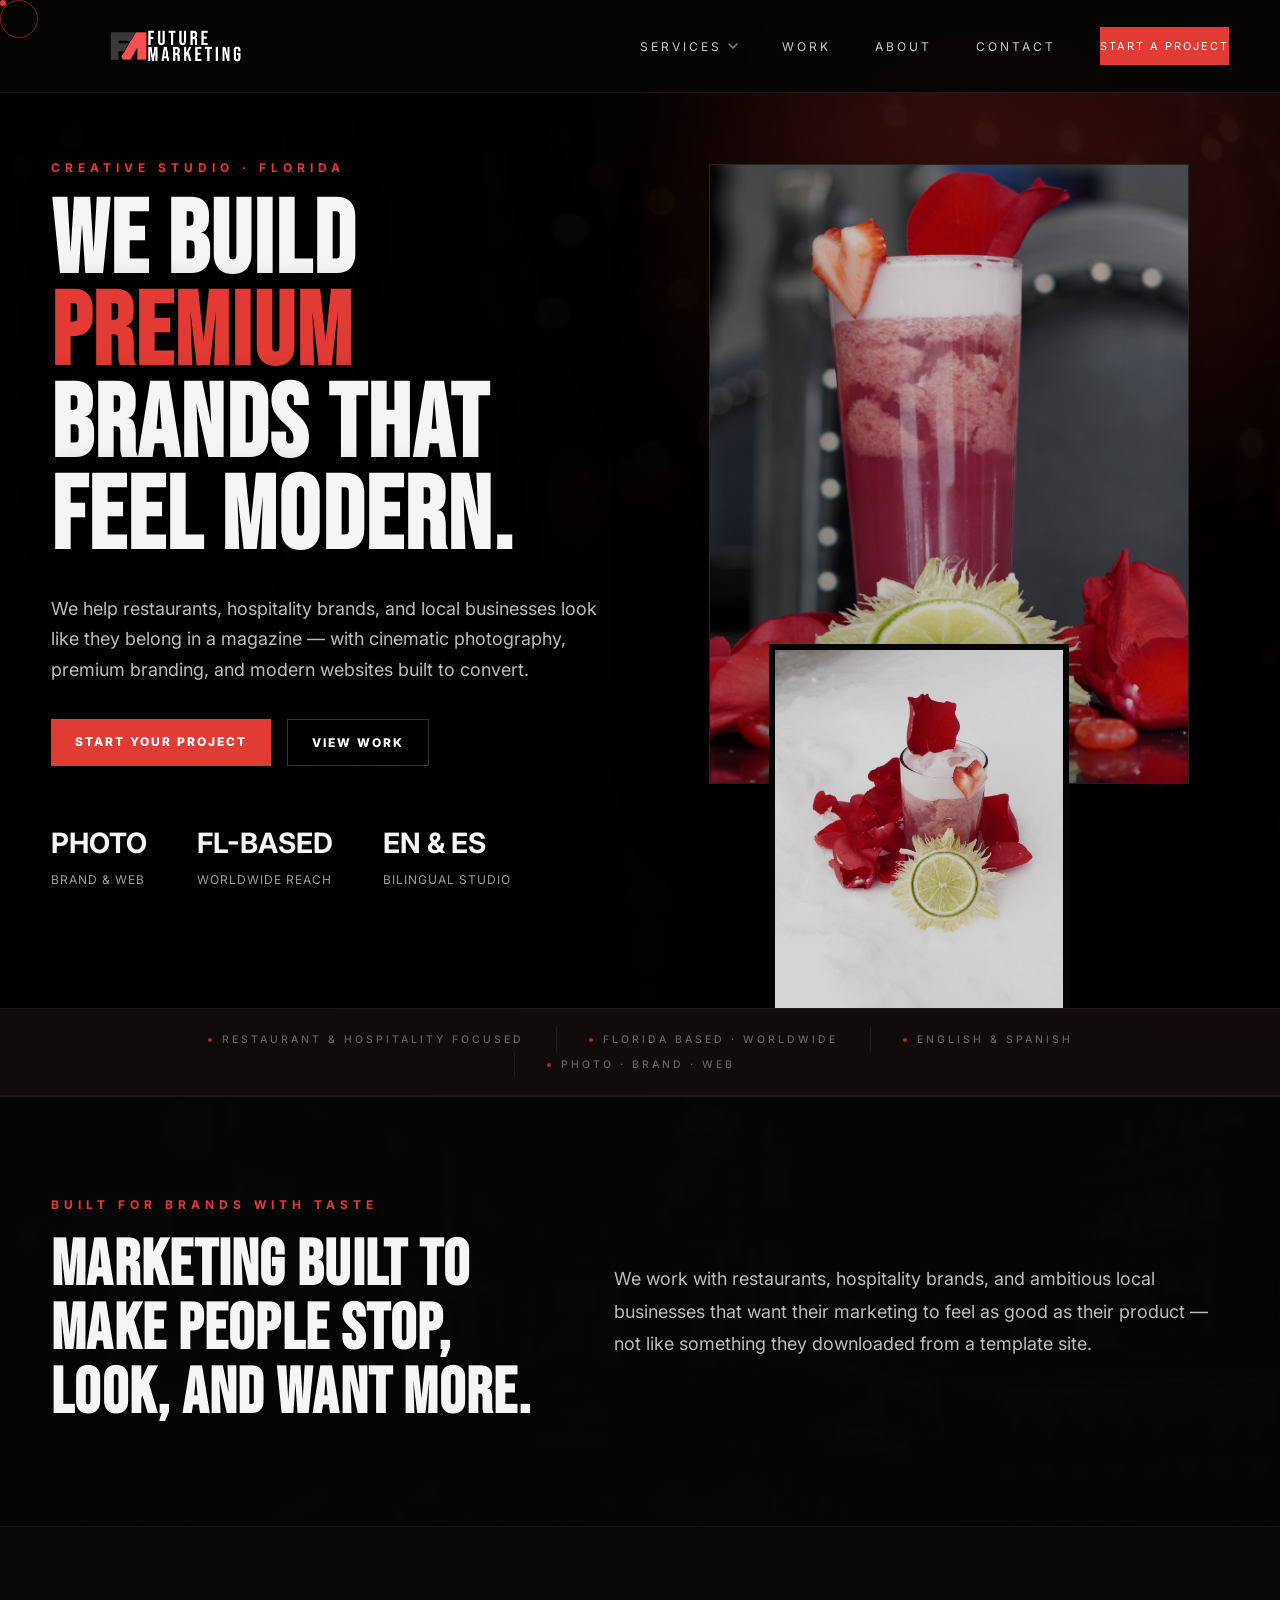
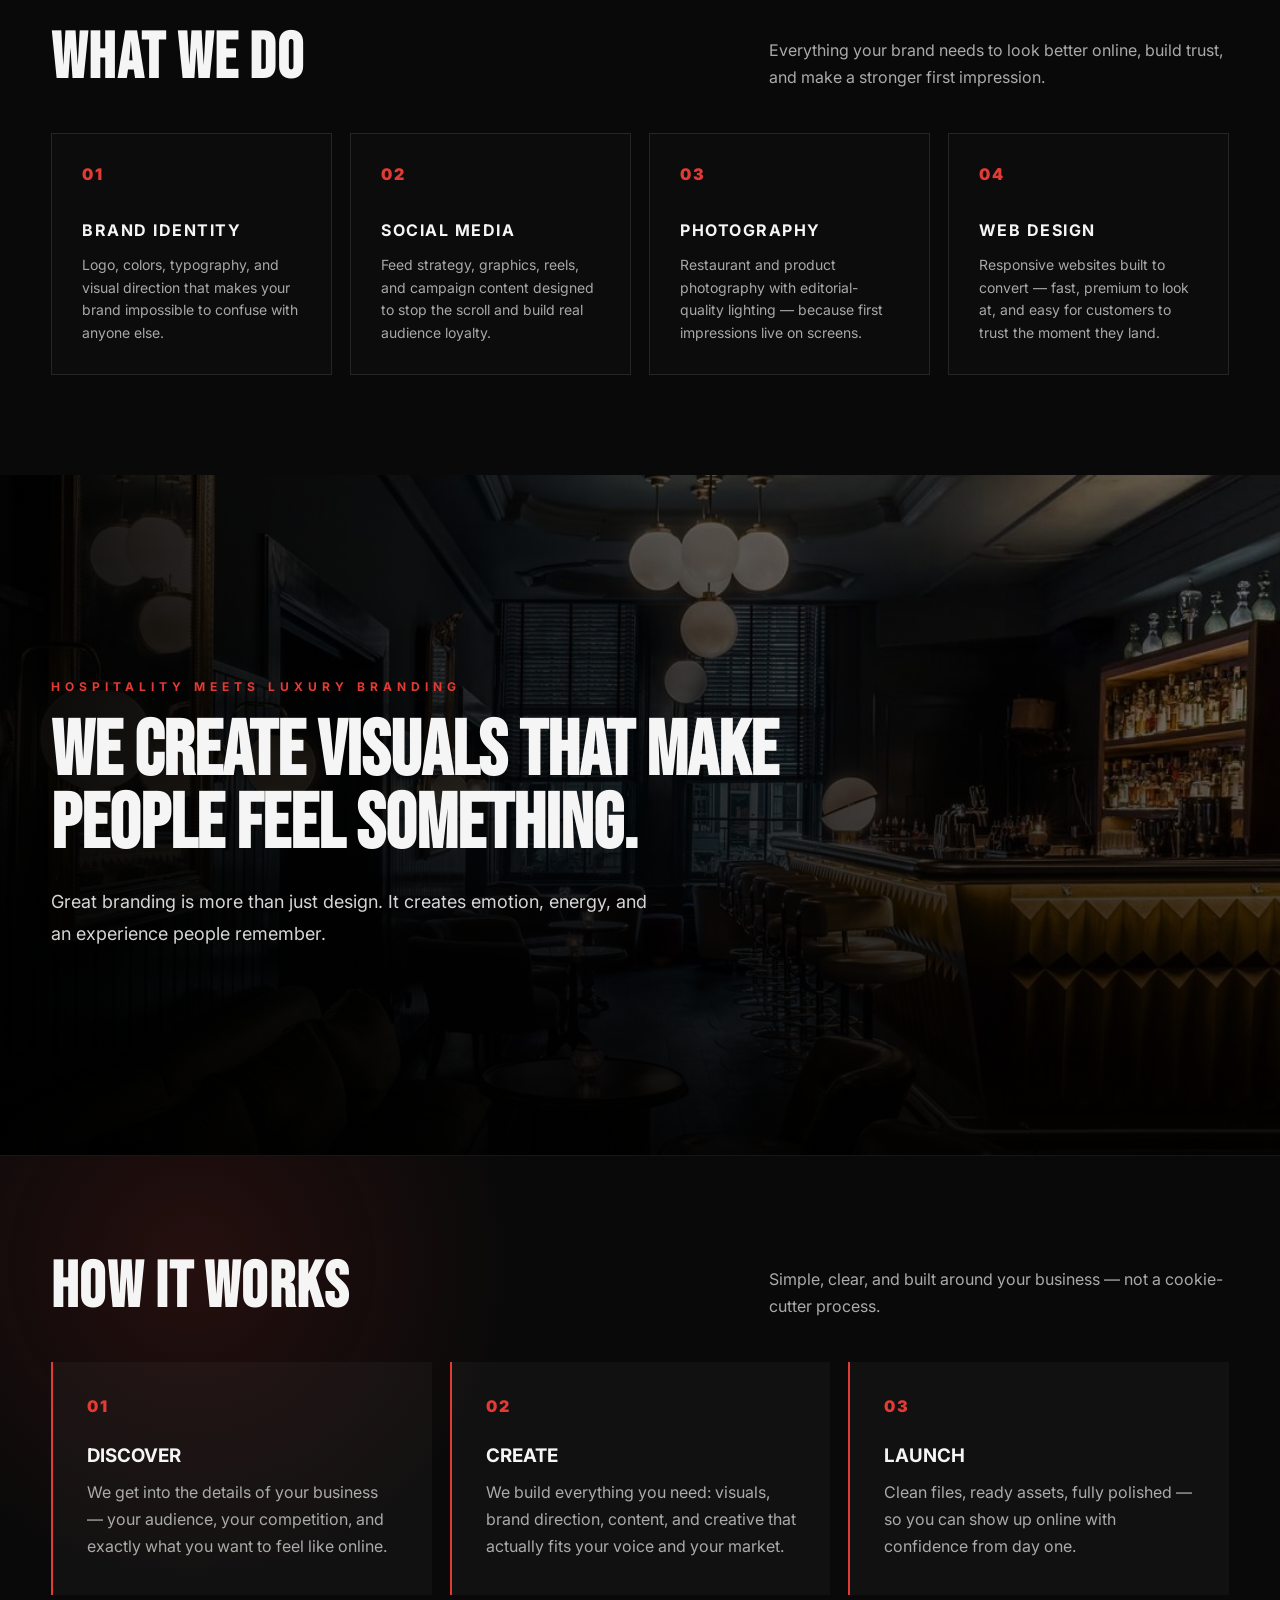
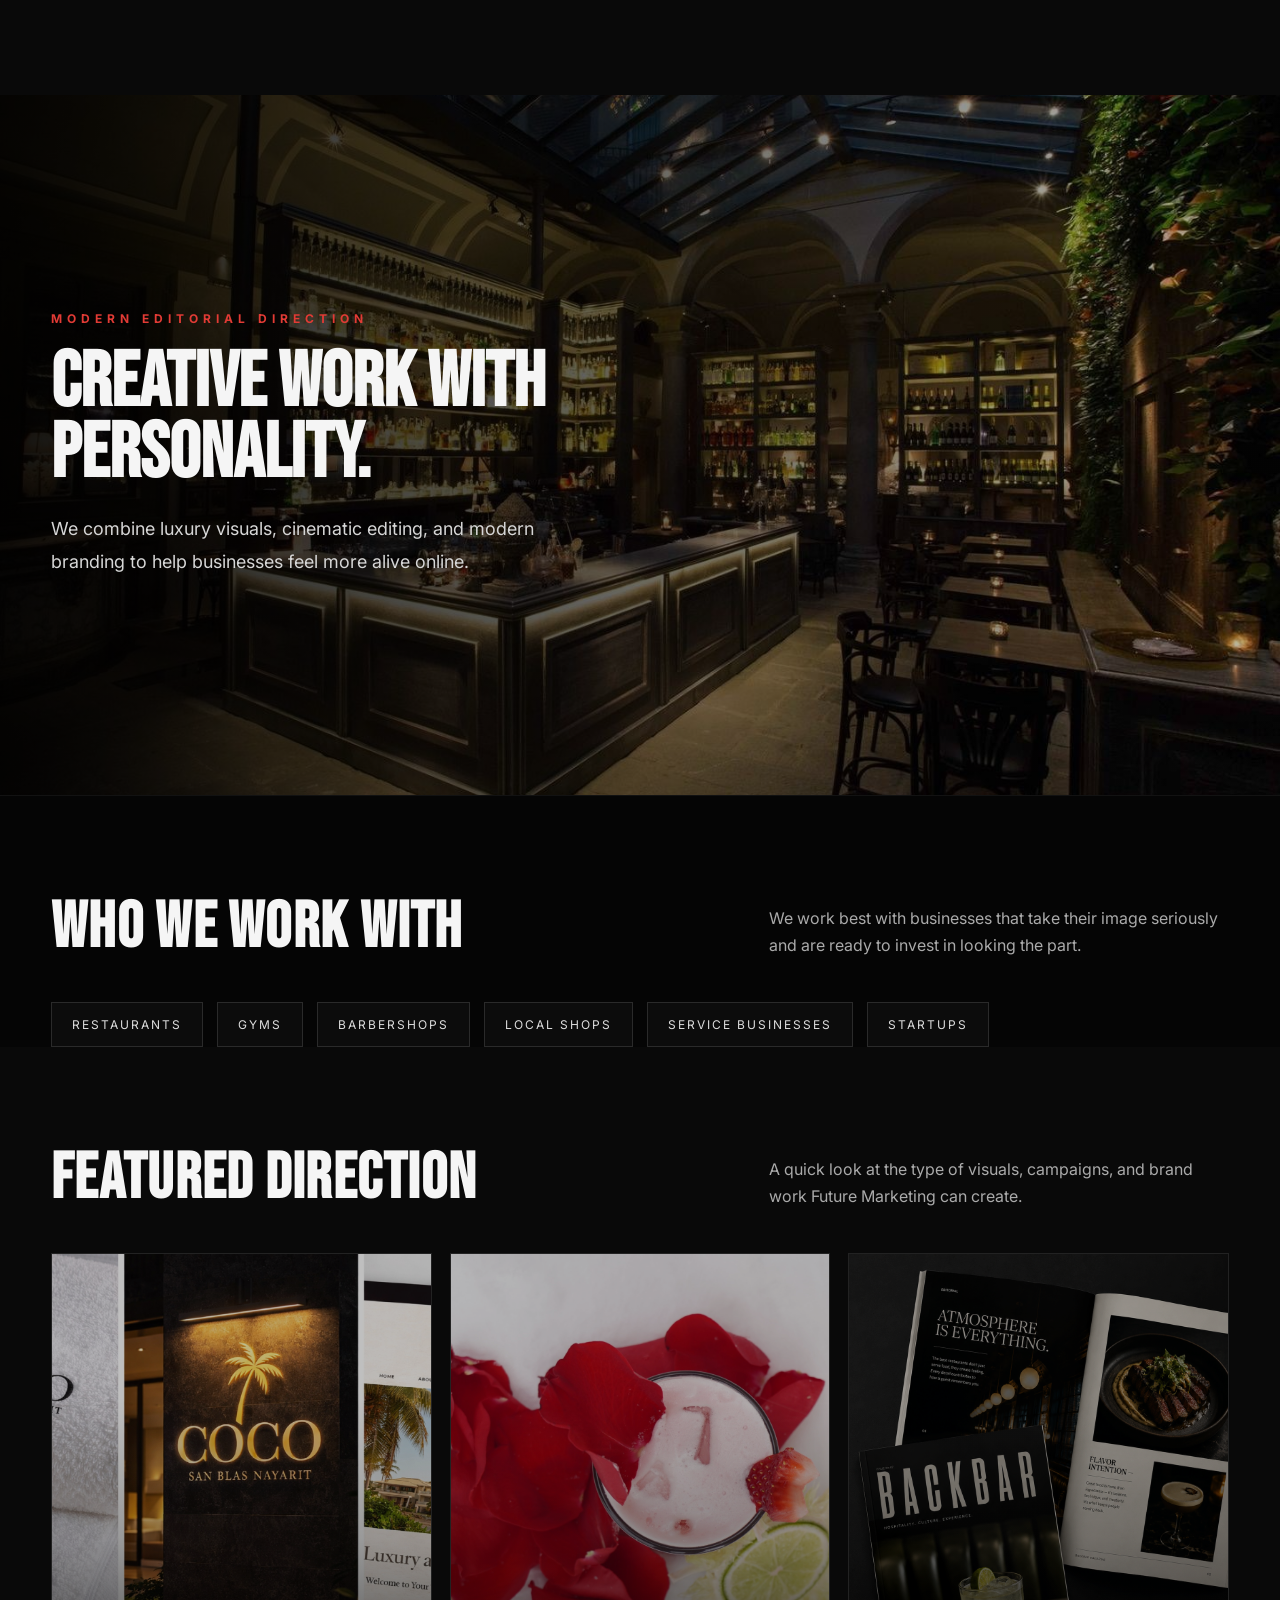
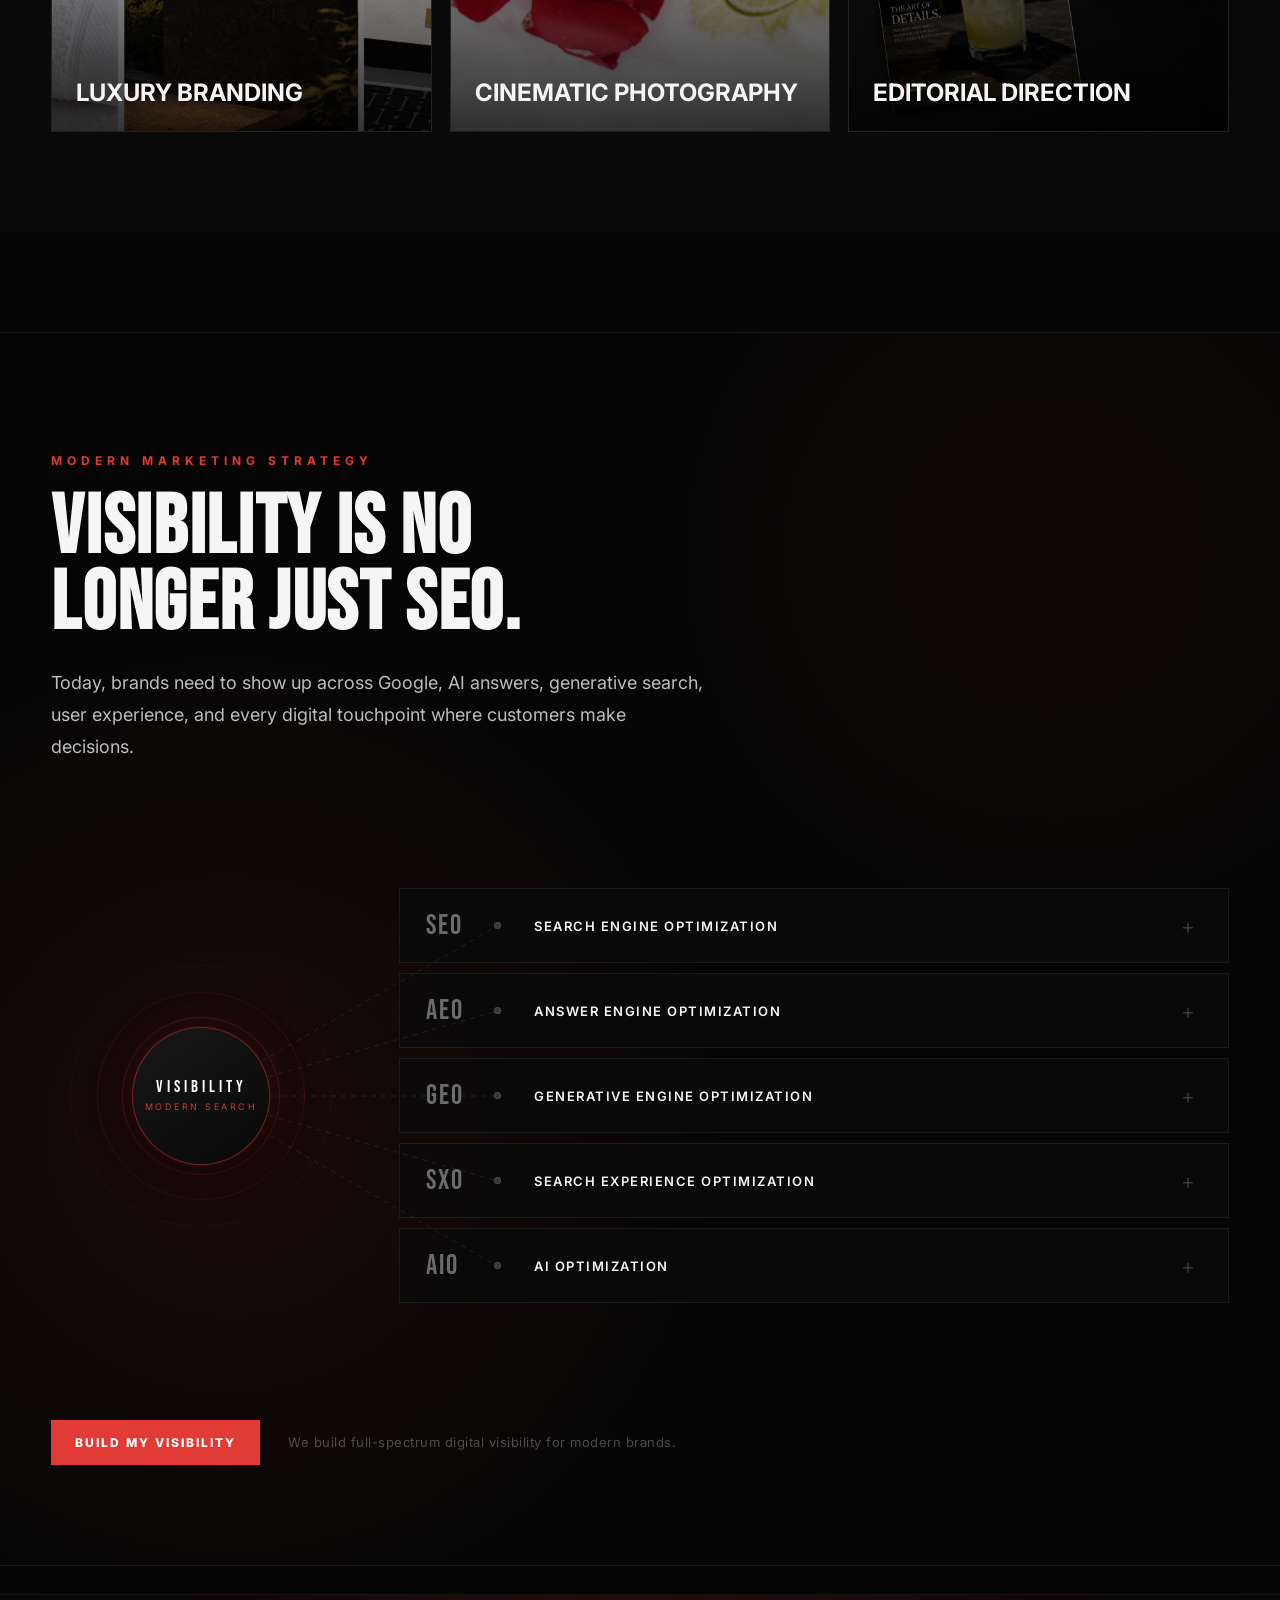
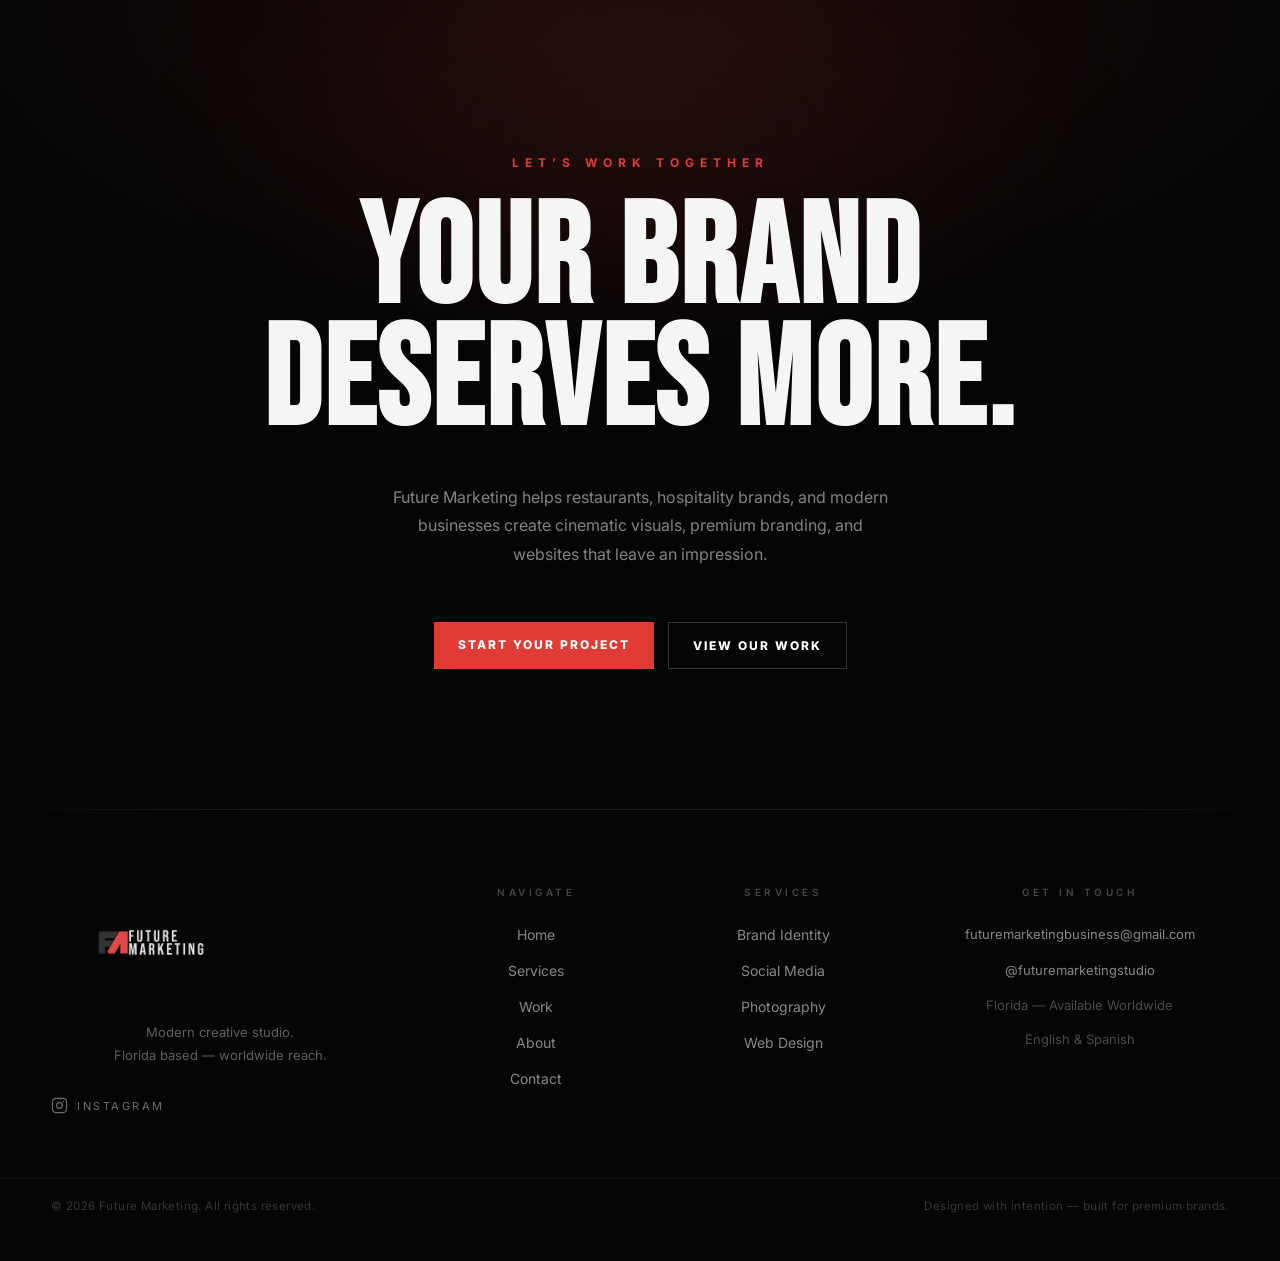
<file: index.html>
<!DOCTYPE html>
<html lang="en">
<head>
  <meta charset="UTF-8" />
  <meta name="viewport" content="width=device-width, initial-scale=1.0" />
  <title>Future Marketing Studio | Cinematic Branding, Photography & Web Design — Florida</title>
  <meta name="description" content="Future Marketing Studio creates cinematic branding, premium photography, and modern websites for restaurants and hospitality brands. Based in Florida — clients nationwide.">
  <meta name="robots" content="index, follow">
  <meta property="og:type" content="website">
  <meta property="og:title" content="Future Marketing | Modern Marketing Studio">
  <meta property="og:description" content="Cinematic branding, web design, and premium visual content for restaurants and modern businesses. Based in Florida — available worldwide.">
  <meta property="og:image" content="https://futuremark.studio/assets/images/cocktail-hero.jpg">
  <meta property="og:image:width" content="2000">
  <meta property="og:image:height" content="1333">
  <meta property="og:site_name" content="Future Marketing Studio">
  <meta name="twitter:card" content="summary_large_image">
  <meta name="twitter:title" content="Future Marketing | Modern Marketing Studio">
  <meta name="twitter:description" content="Cinematic branding, web design, and premium visual content for restaurants and modern businesses.">
  <meta name="twitter:image" content="https://futuremark.studio/assets/images/cocktail-hero.jpg">
  <link rel="preconnect" href="https://fonts.googleapis.com">
  <link rel="preconnect" href="https://fonts.gstatic.com" crossorigin>
  <link href="https://fonts.googleapis.com/css2?family=Bebas+Neue&family=Inter:wght@300;400;500;600;700;800&display=swap" rel="stylesheet">
  <link rel="stylesheet" href="style.css?v=7" />
  <link rel="icon" type="image/png" sizes="32x32" href="assets/images/imresizer-favicon.png">
  <link rel="icon" type="image/png" sizes="512x512" href="assets/images/favicon.png">
  <link rel="apple-touch-icon" sizes="180x180" href="assets/images/whitelogo.png">
  <link rel="manifest" href="site.webmanifest">
  <meta name="theme-color" content="#050505">
  <meta name="msapplication-TileColor" content="#050505">
  <link rel="canonical" href="https://futuremark.studio/">
  <meta property="og:url" content="https://futuremark.studio/">
  <link rel="preload" as="image" href="assets/images/cocktail-hero.jpg">
  <!-- Google Analytics GA4 — update GA_ID in analytics.js when you have your Measurement ID -->
  <script src="analytics.js" defer></script>
</head>
<body>

<div class="page-noise"></div>

<header>
  <div class="container nav">

    <a href="index.html" class="brand">
      <img src="assets/images/whitelogonomarketing.png" alt="Future Marketing Logo" class="logo-img">
    </a>

    <button class="menu-btn" id="menuBtn" aria-label="Menu">
  <span></span>
  <span></span>
  <span></span>
</button>

    <nav class="nav-links" id="navLinks">

      <div class="nav-item-drop">
        <a href="services.html" class="nav-link-trigger" aria-haspopup="true">
          Services
          <svg class="nav-chevron" width="10" height="6" viewBox="0 0 10 6" fill="none" aria-hidden="true">
            <path d="M1 1l4 4 4-4" stroke="currentColor" stroke-width="1.5" stroke-linecap="round" stroke-linejoin="round"/>
          </svg>
        </a>
        <div class="nav-drop" role="menu">
          <a href="services.html#brand-identity" class="nav-drop-link" role="menuitem">
            <span class="nav-drop-num">01</span>Brand Identity
          </a>
          <a href="services.html#photography" class="nav-drop-link" role="menuitem">
            <span class="nav-drop-num">02</span>Photography & Content
          </a>
          <a href="services.html#web-design" class="nav-drop-link" role="menuitem">
            <span class="nav-drop-num">03</span>Web Design
          </a>
          <a href="services.html#social-media" class="nav-drop-link" role="menuitem">
            <span class="nav-drop-num">04</span>Social Media
          </a>
        </div>
      </div>

      <a href="work.html">Work</a>
      <a href="about.html">About</a>
      <a href="contact.html">Contact</a>
      <a href="contact.html" class="nav-cta">Start a Project</a>

    </nav>

  </div>
</header>

<main>

<section class="hero">

  <div class="hero-overlay"></div>
  <div class="hero-glow"></div>

  <div class="container hero-grid">

    <div class="hero-left">

      <div class="eyebrow">
        Creative Studio · Florida
      </div>

      <h1>
        WE BUILD <br>
        <span>PREMIUM</span> <br>
        BRANDS THAT <br>
        FEEL MODERN.
      </h1>

      <p>
        We help restaurants, hospitality brands, and local businesses
        look like they belong in a magazine — with cinematic photography,
        premium branding, and modern websites built to convert.
      </p>

      <div class="buttons">

        <a href="contact.html" class="btn btn-primary">
          Start Your Project
        </a>

        <a href="work.html" class="btn btn-secondary">
          View Work
        </a>

      </div>

      <div class="hero-stats">

        <div class="stat">
          <h3>Photo</h3>
          <span>Brand &amp; Web</span>
        </div>

        <div class="stat">
          <h3>FL-Based</h3>
          <span>Worldwide Reach</span>
        </div>

        <div class="stat">
          <h3>EN &amp; ES</h3>
          <span>Bilingual Studio</span>
        </div>

      </div>

    </div>

    <div class="hero-right">

      <div class="floating-card main-card">
        <img src="assets/images/cocktail-hero.jpg" alt="Cinematic cocktail editorial photography" fetchpriority="high">
      </div>

      <div class="floating-card small-card">
        <img src="assets/images/cocktail-snow.jpg" alt="Editorial cocktail photography — rose petals in snow">
      </div>

    </div>

  </div>

</section>

<div class="trust-band">
  <div class="trust-band-inner container">
    <div class="trust-item">
      <div class="trust-dot"></div>
      Restaurant &amp; Hospitality Focused
    </div>
    <div class="trust-item">
      <div class="trust-dot"></div>
      Florida Based · Worldwide
    </div>
    <div class="trust-item">
      <div class="trust-dot"></div>
      English &amp; Spanish
    </div>
    <div class="trust-item">
      <div class="trust-dot"></div>
      Photo · Brand · Web
    </div>
  </div>
</div>

<section class="intro-section">

  <div class="intro-bg"></div>

  <div class="container intro-grid">

    <div>
      <div class="eyebrow">
        Built For Brands With Taste
      </div>

      <h2>
        Marketing built to make people stop, look, and want more.
      </h2>
    </div>

    <p>
      We work with restaurants, hospitality brands, and ambitious local
      businesses that want their marketing to feel as good as their product —
      not like something they downloaded from a template site.
    </p>

  </div>

</section>

<section class="home-services">

  <div class="container">

    <div class="section-header">

      <h2>
        What We Do
      </h2>

      <p>
        Everything your brand needs to look better online,
        build trust, and make a stronger first impression.
      </p>

    </div>

    <div class="services-grid">

      <div class="service-card">
        <span class="number">01</span>
        <h3>Brand Identity</h3>
        <p>
          Logo, colors, typography, and visual direction
          that makes your brand impossible to confuse with anyone else.
        </p>
      </div>

      <div class="service-card">
        <span class="number">02</span>
        <h3>Social Media</h3>
        <p>
          Feed strategy, graphics, reels, and campaign content
          designed to stop the scroll and build real audience loyalty.
        </p>
      </div>

      <div class="service-card">
        <span class="number">03</span>
        <h3>Photography</h3>
        <p>
          Restaurant and product photography with editorial-quality
          lighting — because first impressions live on screens.
        </p>
      </div>

      <div class="service-card">
        <span class="number">04</span>
        <h3>Web Design</h3>
        <p>
          Responsive websites built to convert — fast, premium to look at,
          and easy for customers to trust the moment they land.
        </p>
      </div>

    </div>

  </div>

</section>

<section class="premium-banner">

  <div class="premium-overlay"></div>

  <img src="assets/images/hero.jpeg" alt="Premium visuals" loading="lazy">

  <div class="container premium-content">

    <div class="eyebrow">
      Hospitality Meets Luxury Branding
    </div>

    <h2>
      We create visuals that make people feel something.
    </h2>

    <p>
      Great branding is more than just design.
      It creates emotion, energy, and an experience
      people remember.
    </p>

  </div>

</section>

<section class="process-section">

  <div class="container">

    <div class="section-header">

      <h2>
        How It Works
      </h2>

      <p>
        Simple, clear, and built around
        your business — not a cookie-cutter process.
      </p>

    </div>

    <div class="process-grid">

      <div class="process-step">
        <span>01</span>
        <h3>Discover</h3>
        <p>
          We get into the details of your business —
          your audience, your competition, and exactly what you want to feel like online.
        </p>
      </div>

      <div class="process-step">
        <span>02</span>
        <h3>Create</h3>
        <p>
          We build everything you need: visuals, brand direction,
          content, and creative that actually fits your voice and your market.
        </p>
      </div>

      <div class="process-step">
        <span>03</span>
        <h3>Launch</h3>
        <p>
          Clean files, ready assets, fully polished —
          so you can show up online with confidence from day one.
        </p>
      </div>

    </div>

  </div>

</section>

<section class="editorial-section">

  <div class="editorial-overlay"></div>

  <img src="assets/images/restauranthero.jpeg" alt="Luxury hospitality interior — editorial direction" loading="lazy">

  <div class="editorial-content container">

    <div class="eyebrow">
      Modern Editorial Direction
    </div>

    <h2>
      Creative work with personality.
    </h2>

    <p>
      We combine luxury visuals,
      cinematic editing, and modern branding
      to help businesses feel more alive online.
    </p>

  </div>

</section>

<section class="industries-section">

  <div class="container">

    <div class="section-header">

      <h2>
        Who We Work With
      </h2>

      <p>
        We work best with businesses that take their image seriously
        and are ready to invest in looking the part.
      </p>

    </div>

    <div class="industries-list">

      <span>Restaurants</span>
      <span>Gyms</span>
      <span>Barbershops</span>
      <span>Local Shops</span>
      <span>Service Businesses</span>
      <span>Startups</span>

    </div>

  </div>

  <section class="featured-preview">
  <div class="container">
    <div class="section-header">
      <h2>Featured Direction</h2>
      <p>A quick look at the type of visuals, campaigns, and brand work Future Marketing can create.</p>
    </div>

    <div class="preview-grid">
      <a href="work.html" class="preview-card">
        <img src="assets/images/hotel-coco-brand.jpg" alt="Hotel Coco luxury brand identity by Future Marketing" loading="lazy">
        <h3>Luxury Branding</h3>
      </a>

      <a href="work.html" class="preview-card">
        <img src="assets/images/cocktail-overhead.jpg" alt="Cinematic cocktail photography — editorial visual direction" loading="lazy">
        <h3>Cinematic Photography</h3>
      </a>

      <a href="work.html" class="preview-card">
        <img src="assets/images/editorial.png" alt="BACKBAR editorial magazine design by Future Marketing Studio" loading="lazy">
        <h3>Editorial Direction</h3>
      </a>
    </div>
  </div>
</section>

</section>


<section class="visibility-section">
  <div class="vis-bg-glow"></div>

  <div class="container">

    <div class="vis-header">
      <div class="eyebrow">Modern Marketing Strategy</div>
      <h2>Visibility Is No<br>Longer Just SEO.</h2>
      <p class="vis-subtext">Today, brands need to show up across Google, AI answers, generative search, user experience, and every digital touchpoint where customers make decisions.</p>
    </div>

    <div class="vis-body">

      <div class="vis-grid" id="visGrid">

        <div class="vis-hub-col">
          <div class="vis-hub" id="visHub">
            <div class="vis-ring r1"></div>
            <div class="vis-ring r2"></div>
            <div class="vis-ring r3"></div>
            <div class="vis-hub-core">
              <span>VISIBILITY</span>
              <small>Modern Search</small>
            </div>
          </div>
        </div>

        <div class="vis-nodes" id="visNodes">

          <div class="vis-node" data-key="seo">
            <div class="vis-node-left">
              <span class="vis-abbr">SEO</span>
              <div class="vis-dot"></div>
            </div>
            <div class="vis-node-content">
              <h3>Search Engine Optimization</h3>
              <p>Rank higher on Google. Get found by customers actively searching for what you offer.</p>
            </div>
            <span class="vis-plus" aria-hidden="true">+</span>
          </div>

          <div class="vis-node" data-key="aeo">
            <div class="vis-node-left">
              <span class="vis-abbr">AEO</span>
              <div class="vis-dot"></div>
            </div>
            <div class="vis-node-content">
              <h3>Answer Engine Optimization</h3>
              <p>Show up in featured snippets, voice results, and direct answers where attention is captured first.</p>
            </div>
            <span class="vis-plus" aria-hidden="true">+</span>
          </div>

          <div class="vis-node" data-key="geo">
            <div class="vis-node-left">
              <span class="vis-abbr">GEO</span>
              <div class="vis-dot"></div>
            </div>
            <div class="vis-node-content">
              <h3>Generative Engine Optimization</h3>
              <p>Appear in ChatGPT, Gemini, and AI-powered summaries that shape modern buying decisions.</p>
            </div>
            <span class="vis-plus" aria-hidden="true">+</span>
          </div>

          <div class="vis-node" data-key="sxo">
            <div class="vis-node-left">
              <span class="vis-abbr">SXO</span>
              <div class="vis-dot"></div>
            </div>
            <div class="vis-node-content">
              <h3>Search Experience Optimization</h3>
              <p>Combine SEO with elite UX — so customers who find you actually convert into paying clients.</p>
            </div>
            <span class="vis-plus" aria-hidden="true">+</span>
          </div>

          <div class="vis-node" data-key="aio">
            <div class="vis-node-left">
              <span class="vis-abbr">AIO</span>
              <div class="vis-dot"></div>
            </div>
            <div class="vis-node-content">
              <h3>AI Optimization</h3>
              <p>Structure your brand so AI tools recommend, cite, and surface your business ahead of competitors.</p>
            </div>
            <span class="vis-plus" aria-hidden="true">+</span>
          </div>

        </div>

      </div>

      <svg class="vis-svg" id="visSvg" aria-hidden="true"></svg>

    </div>

    <div class="vis-cta">
      <a href="contact.html" class="btn btn-primary">Build My Visibility</a>
      <p class="vis-cta-note">We build full-spectrum digital visibility for modern brands.</p>
    </div>

  </div>
</section>

</main>

<footer class="site-footer">

  <div class="footer-cta-zone">
    <div class="footer-cta-glow"></div>
    <div class="container footer-cta-inner">
      <div class="eyebrow">Let’s Work Together</div>
      <h2 class="footer-cta-headline">
        Your brand<br>deserves more.
      </h2>
      <p class="footer-cta-sub">
        Future Marketing helps restaurants, hospitality brands, and modern
        businesses create cinematic visuals, premium branding, and websites
        that leave an impression.
      </p>
      <div class="footer-cta-btns">
        <a href="contact.html" class="btn btn-primary">Start Your Project</a>
        <a href="work.html" class="btn btn-secondary">View Our Work</a>
      </div>
    </div>
  </div>

  <div class="footer-divider"></div>

  <div class="footer-body">
    <div class="container footer-grid">

      <div class="footer-brand-col">
        <a href="index.html" class="footer-logo-link">
          <img src="assets/images/whitelogonomarketing.png"
               alt="Future Marketing" class="footer-logo-img">
        </a>
        <p class="footer-tagline">
          Modern creative studio.<br>
          Florida based — worldwide reach.
        </p>
        <div class="footer-socials">
          <a href="https://www.instagram.com/futuremarketingstudio/"
             target="_blank" rel="noopener noreferrer"
             aria-label="Future Marketing on Instagram"
             class="footer-social-link">
            <svg width="17" height="17" viewBox="0 0 24 24" fill="none"
                 stroke="currentColor" stroke-width="1.6"
                 stroke-linecap="round" stroke-linejoin="round"
                 aria-hidden="true">
              <rect x="2" y="2" width="20" height="20" rx="5" ry="5"/>
              <circle cx="12" cy="12" r="4"/>
              <circle cx="17.5" cy="6.5" r="1" fill="currentColor" stroke="none"/>
            </svg>
            Instagram
          </a>
        </div>
      </div>

      <div class="footer-nav-col">
        <h4 class="footer-col-label">Navigate</h4>
        <ul class="footer-links">
          <li><a href="index.html">Home</a></li>
          <li><a href="services.html">Services</a></li>
          <li><a href="work.html">Work</a></li>
          <li><a href="about.html">About</a></li>
          <li><a href="contact.html">Contact</a></li>
        </ul>
      </div>

      <div class="footer-nav-col">
        <h4 class="footer-col-label">Services</h4>
        <ul class="footer-links">
          <li><a href="services.html">Brand Identity</a></li>
          <li><a href="services.html">Social Media</a></li>
          <li><a href="services.html">Photography</a></li>
          <li><a href="services.html">Web Design</a></li>
        </ul>
      </div>

      <div class="footer-nav-col">
        <h4 class="footer-col-label">Get In Touch</h4>
        <ul class="footer-links footer-contact-links">
          <li>
            <a href="mailto:futuremarketingbusiness@gmail.com">
              futuremarketingbusiness@gmail.com
            </a>
          </li>
          <li>
            <a href="https://www.instagram.com/futuremarketingstudio/"
               target="_blank" rel="noopener noreferrer">
              @futuremarketingstudio
            </a>
          </li>
          <li><span>Florida — Available Worldwide</span></li>
          <li><span>English &amp; Spanish</span></li>
        </ul>
      </div>

    </div>
  </div>

  <div class="footer-bottom">
    <div class="container footer-bottom-inner">
      <p>© 2026 Future Marketing. All rights reserved.</p>
      <p class="footer-bottom-right">Designed with intention — built for premium brands.</p>
    </div>
  </div>

</footer>

<script src="script.js"></script>

<script type="application/ld+json">
{
  "@context": "https://schema.org",
  "@type": "FAQPage",
  "mainEntity": [
    {
      "@type": "Question",
      "name": "What does Future Marketing Studio do?",
      "acceptedAnswer": {
        "@type": "Answer",
        "text": "Future Marketing Studio is a creative agency based in Florida that creates cinematic branding, premium photography, social media content, and modern websites for restaurants, hospitality brands, and local businesses."
      }
    },
    {
      "@type": "Question",
      "name": "Does Future Marketing work with restaurants?",
      "acceptedAnswer": {
        "@type": "Answer",
        "text": "Yes. Restaurants and hospitality brands are our specialty. We create cinematic food photography, brand identities, social media campaigns, menus, and modern websites specifically designed to make restaurants look premium and attract more customers."
      }
    },
    {
      "@type": "Question",
      "name": "Where is Future Marketing Studio located?",
      "acceptedAnswer": {
        "@type": "Answer",
        "text": "Future Marketing Studio is based in Florida and works with clients across the United States and internationally. We also speak Spanish and work with Spanish-speaking businesses."
      }
    },
    {
      "@type": "Question",
      "name": "What services does Future Marketing offer?",
      "acceptedAnswer": {
        "@type": "Answer",
        "text": "We offer brand identity (logo, colors, typography, visual direction), photography and content creation, social media strategy and creative, and modern web design — all built for restaurants and local businesses that want a premium, cinematic presence."
      }
    },
    {
      "@type": "Question",
      "name": "How do I start a project with Future Marketing?",
      "acceptedAnswer": {
        "@type": "Answer",
        "text": "You can contact us through our contact page at futuremark.studio, by emailing futuremarketingbusiness@gmail.com, or by reaching out on Instagram @futuremarketingstudio. We typically respond within 24 hours."
      }
    }
  ]
}
</script>

<script type="application/ld+json">
{
  "@context": "https://schema.org",
  "@type": "MarketingAgency",
  "name": "Future Marketing Studio",
  "alternateName": "Futuremark Studio",
  "url": "https://futuremark.studio",
  "logo": "https://futuremark.studio/assets/images/whitelogonomarketing.png",
  "image": "https://futuremark.studio/assets/images/cocktail-hero.jpg",
  "description": "Modern creative studio offering cinematic branding, web design, photography, and social media campaigns for restaurants and modern businesses. Based in Florida, available worldwide.",
  "email": "hello@futuremark.studio",
  "address": {
    "@type": "PostalAddress",
    "addressRegion": "FL",
    "addressCountry": "US"
  },
  "sameAs": [
    "https://www.instagram.com/futuremarketingstudio/",
    "https://futuremark.studio"
  ],
  "knowsLanguage": ["English", "Spanish"],
  "areaServed": "Worldwide",
  "priceRange": "$$",
  "hasOfferCatalog": {
    "@type": "OfferCatalog",
    "name": "Creative Studio Services",
    "itemListElement": [
      {"@type": "Offer", "itemOffered": {"@type": "Service", "name": "Brand Identity", "url": "https://futuremark.studio/services.html#brand-identity"}},
      {"@type": "Offer", "itemOffered": {"@type": "Service", "name": "Photography & Content Creation", "url": "https://futuremark.studio/services.html#photography"}},
      {"@type": "Offer", "itemOffered": {"@type": "Service", "name": "Web Design", "url": "https://futuremark.studio/services.html#web-design"}},
      {"@type": "Offer", "itemOffered": {"@type": "Service", "name": "Social Media Marketing", "url": "https://futuremark.studio/services.html"}}
    ]
  }
}
</script>

</body>
</html>
</file>
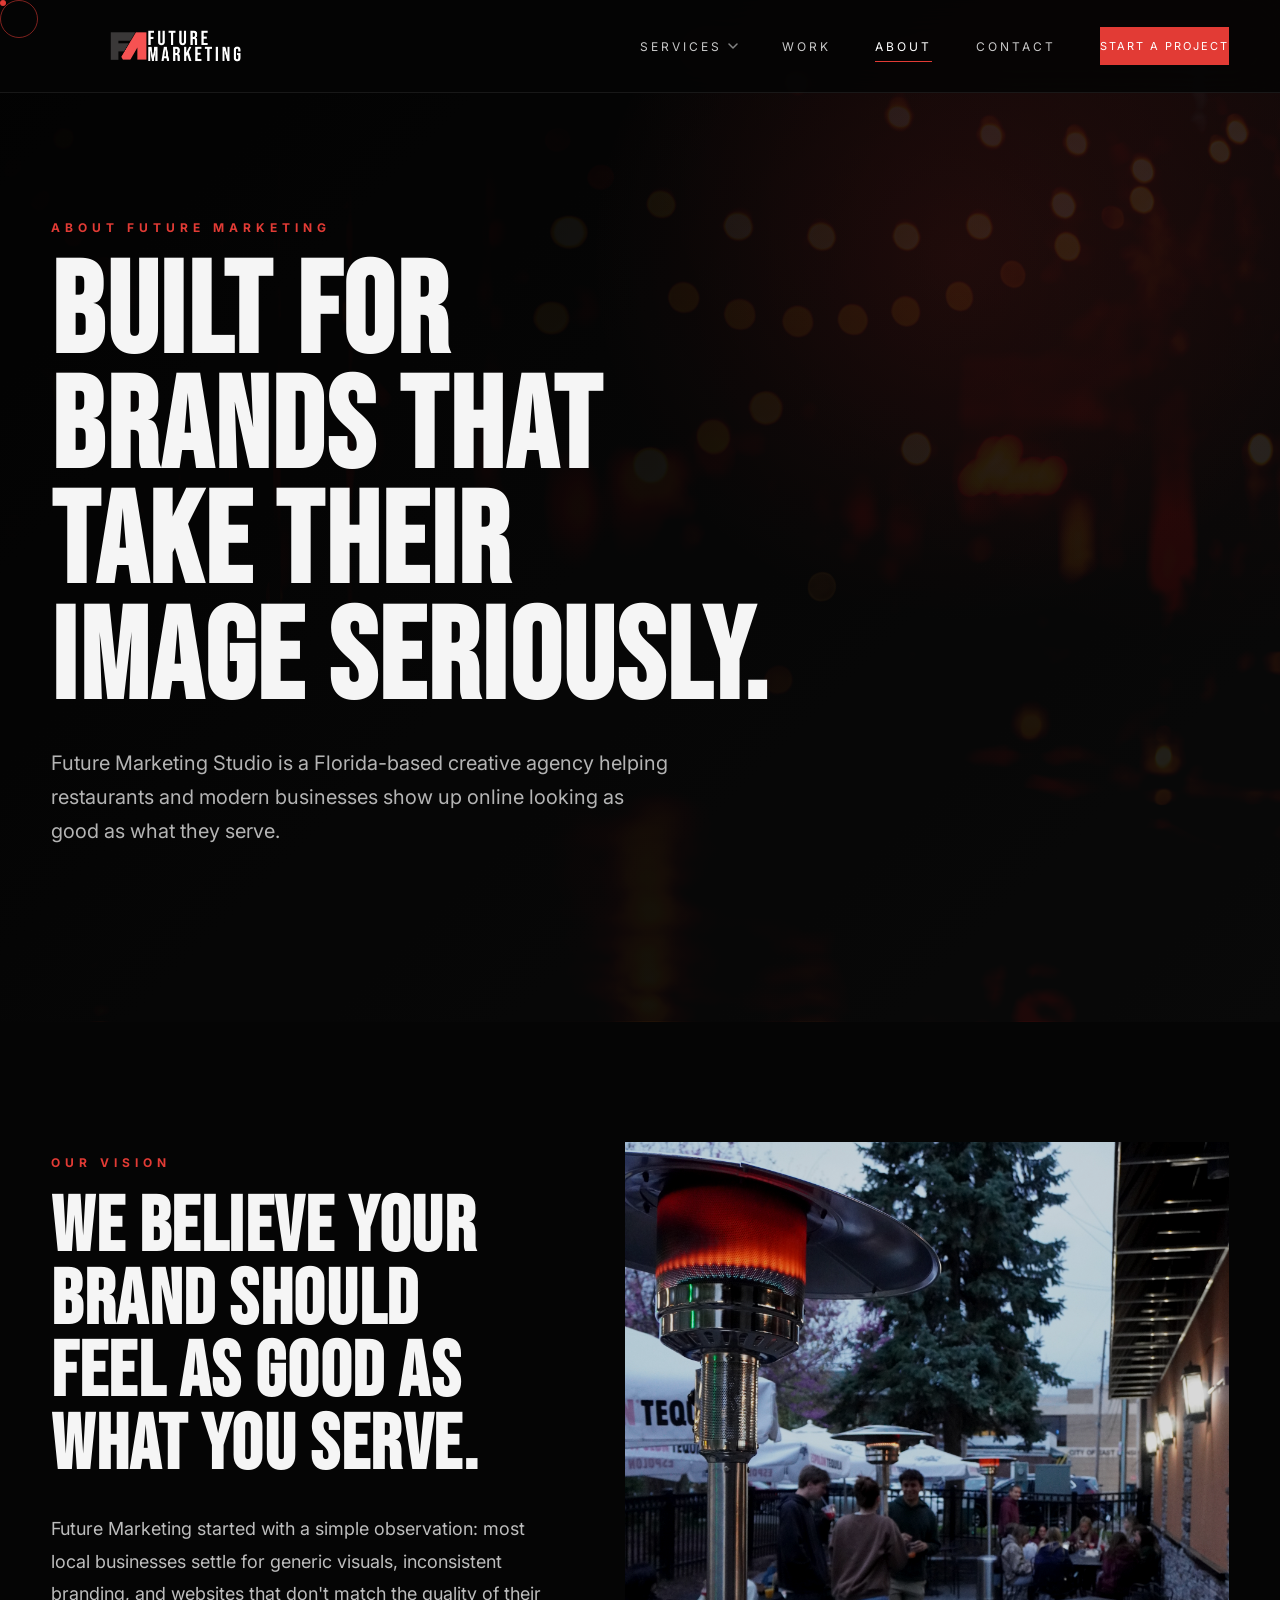
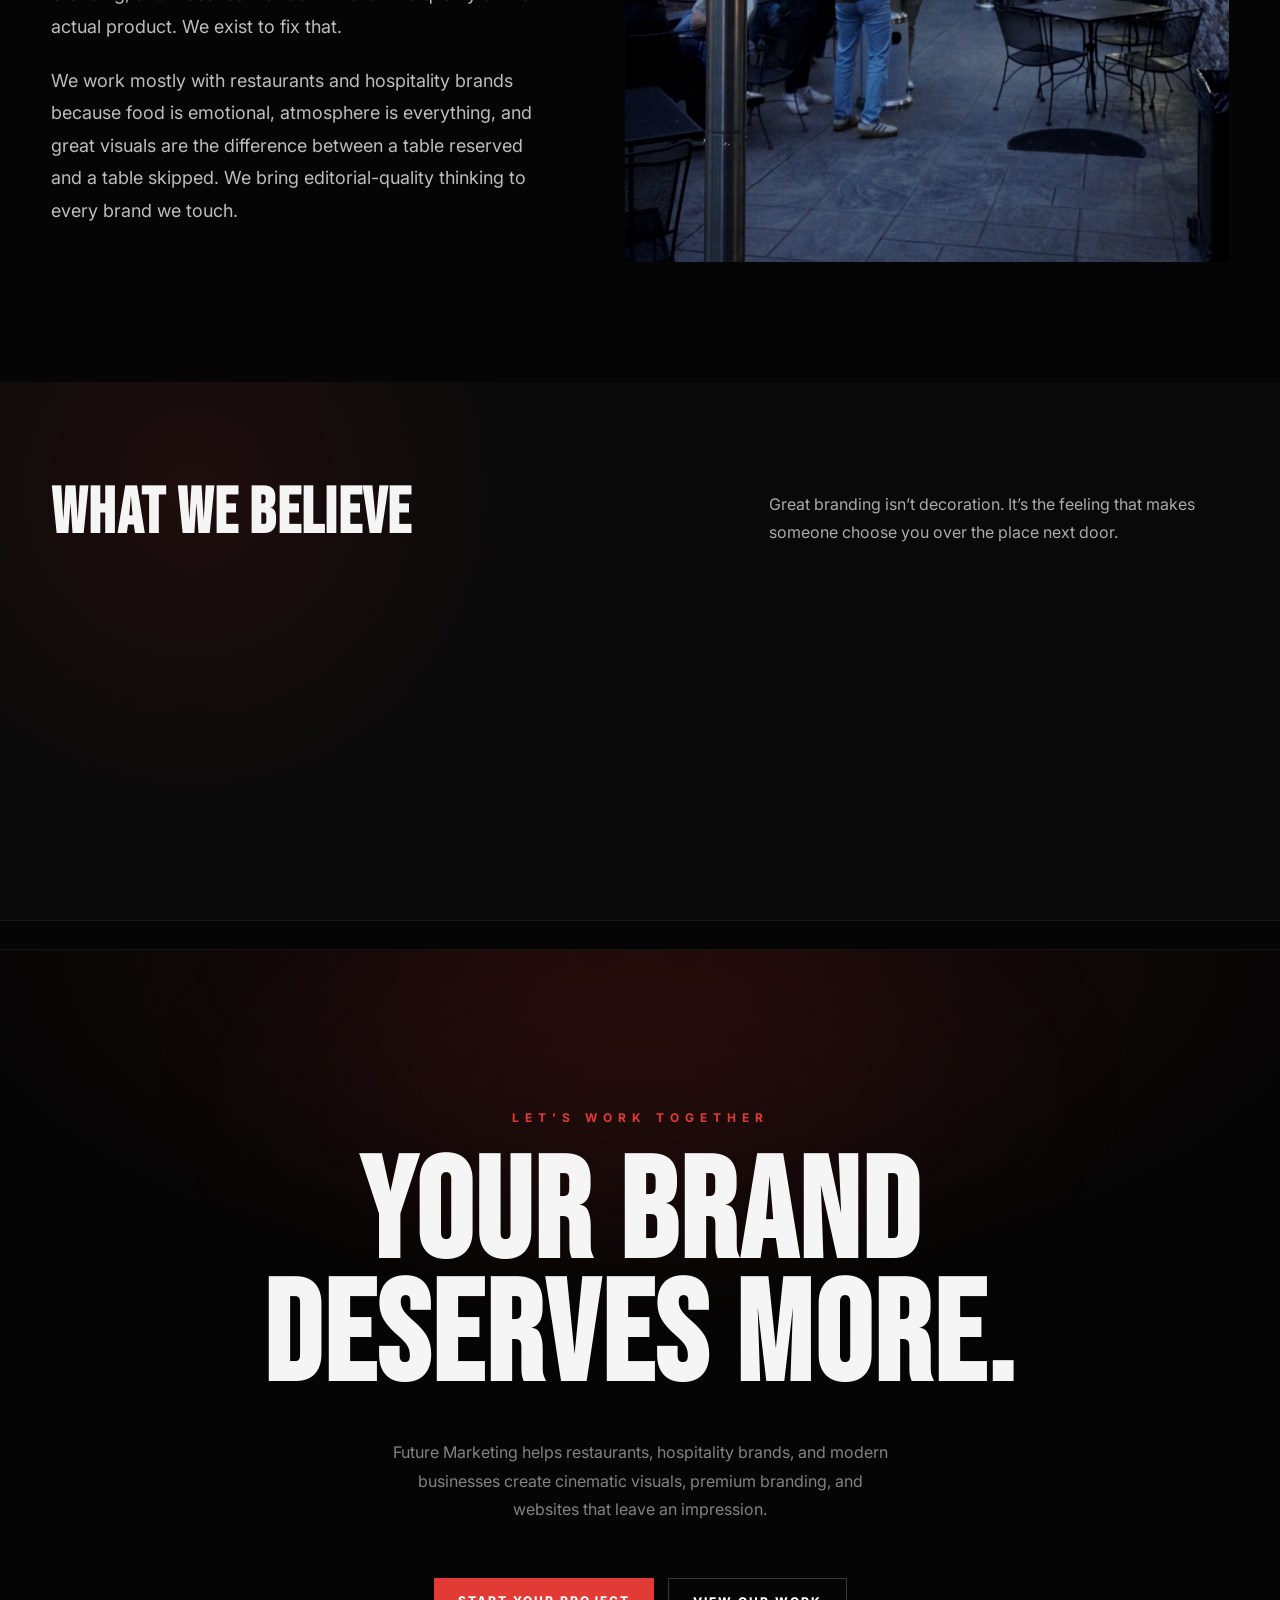
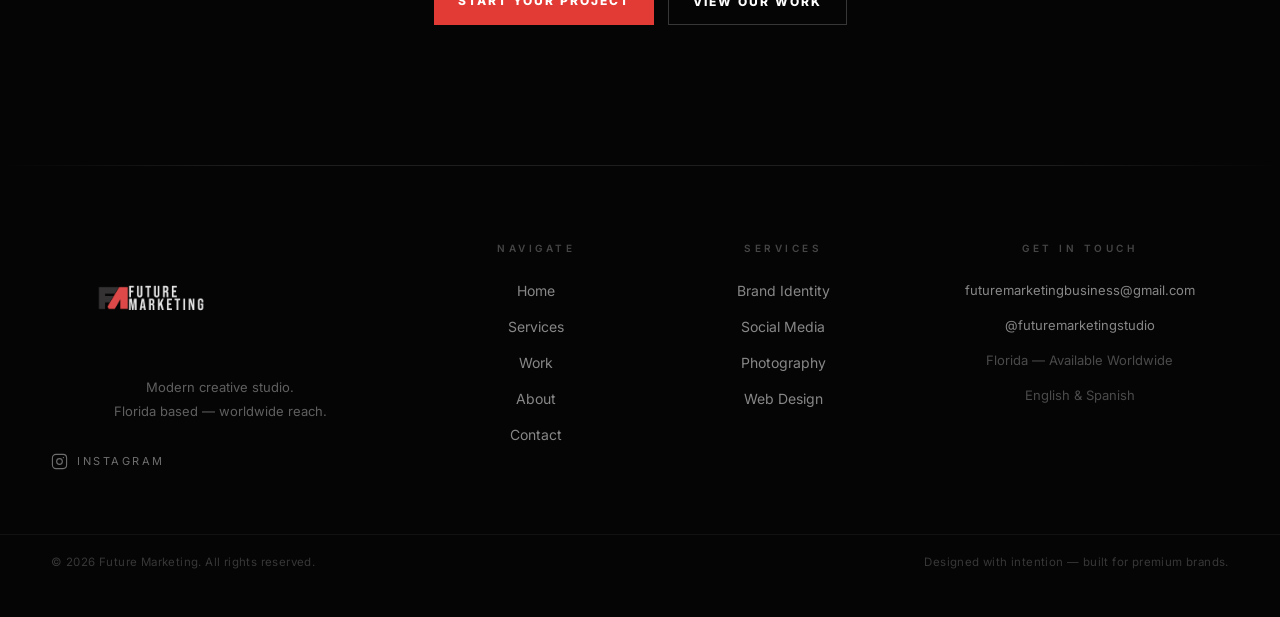
<file: about.html>
<!DOCTYPE html>
<html lang="en">
<head>
  <meta charset="UTF-8" />
  <meta name="viewport" content="width=device-width, initial-scale=1.0" />
  <title>About Future Marketing Studio | Creative Agency for Restaurants — Florida</title>
  <meta name="description" content="Future Marketing Studio is a Florida-based creative agency specializing in cinematic branding, photography, and web design for restaurants and hospitality brands. Learn who we are.">
  <meta name="robots" content="index, follow">
  <meta property="og:type" content="website">
  <meta property="og:title" content="About | Future Marketing">
  <meta property="og:description" content="Learn about Future Marketing — a creative studio building premium brands for restaurants, hospitality, and modern businesses in Florida.">
  <meta property="og:image" content="https://futuremark.studio/assets/images/hotel-coco-brand.jpg">
  <meta property="og:image:width" content="2000">
  <meta property="og:image:height" content="1333">
  <meta property="og:site_name" content="Future Marketing Studio">
  <meta name="twitter:card" content="summary_large_image">
  <meta name="twitter:image" content="https://futuremark.studio/assets/images/hotel-coco-brand.jpg">
  <link rel="preconnect" href="https://fonts.googleapis.com">
  <link rel="preconnect" href="https://fonts.gstatic.com" crossorigin>
  <link href="https://fonts.googleapis.com/css2?family=Bebas+Neue&family=Inter:wght@300;400;500;600;700;800&display=swap" rel="stylesheet">
  <link rel="stylesheet" href="style.css?v=7" />
  <link rel="icon" type="image/png" sizes="32x32" href="assets/images/imresizer-favicon.png">
  <link rel="icon" type="image/png" sizes="512x512" href="assets/images/favicon.png">
  <link rel="apple-touch-icon" sizes="180x180" href="assets/images/whitelogo.png">
  <link rel="manifest" href="site.webmanifest">
  <meta name="theme-color" content="#050505">
  <meta name="msapplication-TileColor" content="#050505">
  <link rel="canonical" href="https://futuremark.studio/about.html">
  <meta property="og:url" content="https://futuremark.studio/about.html">
  <!-- Google Analytics GA4 — update GA_ID in analytics.js when you have your Measurement ID -->
  <script src="analytics.js" defer></script>
</head>
<body>

<div class="page-noise"></div>

<header>
  <div class="container nav">

    <a href="index.html" class="brand">
      <img src="assets/images/whitelogonomarketing.png"
           alt="Future Marketing Logo"
           class="logo-img">
    </a>

    <button class="menu-btn" id="menuBtn">
      <span></span>
      <span></span>
      <span></span>
    </button>

    <nav class="nav-links" id="navLinks">

      <div class="nav-item-drop">
        <a href="services.html" class="nav-link-trigger" aria-haspopup="true">
          Services
          <svg class="nav-chevron" width="10" height="6" viewBox="0 0 10 6" fill="none" aria-hidden="true">
            <path d="M1 1l4 4 4-4" stroke="currentColor" stroke-width="1.5" stroke-linecap="round" stroke-linejoin="round"/>
          </svg>
        </a>
        <div class="nav-drop" role="menu">
          <a href="services.html#brand-identity" class="nav-drop-link" role="menuitem">
            <span class="nav-drop-num">01</span>Brand Identity
          </a>
          <a href="services.html#photography" class="nav-drop-link" role="menuitem">
            <span class="nav-drop-num">02</span>Photography & Content
          </a>
          <a href="services.html#web-design" class="nav-drop-link" role="menuitem">
            <span class="nav-drop-num">03</span>Web Design
          </a>
          <a href="services.html#social-media" class="nav-drop-link" role="menuitem">
            <span class="nav-drop-num">04</span>Social Media
          </a>
        </div>
      </div>

      <a href="work.html">Work</a>
      <a href="about.html">About</a>
      <a href="contact.html">Contact</a>
      <a href="contact.html" class="nav-cta">Start a Project</a>

    </nav>

  </div>
</header>

<main>

<section class="page-hero">

  <div class="services-hero-bg"></div>

  <div class="container">

    <div class="eyebrow">
      About Future Marketing
    </div>

    <h1>
      BUILT FOR <br>
      BRANDS THAT <br>
      TAKE THEIR <br>
      IMAGE SERIOUSLY.
    </h1>

    <p>
      Future Marketing Studio is a Florida-based creative agency helping
      restaurants and modern businesses show up online
      looking as good as what they serve.
    </p>

  </div>

</section>

<section class="about-section">

  <div class="container about-grid">

    <div class="about-content">

      <div class="eyebrow">
        Our Vision
      </div>

      <h2>
        We believe your brand should feel as good as what you serve.
      </h2>

      <p>
        Future Marketing started with a simple observation: most local businesses
        settle for generic visuals, inconsistent branding, and websites that don't
        match the quality of their actual product. We exist to fix that.
      </p>

      <p>
        We work mostly with restaurants and hospitality brands because food is
        emotional, atmosphere is everything, and great visuals are the difference
        between a table reserved and a table skipped. We bring editorial-quality
        thinking to every brand we touch.
      </p>

    </div>

    <div class="about-image">

      <img src="assets/images/mexgrillpatio.JPG"
           alt="Restaurant patio — Future Marketing visual direction" loading="lazy">

    </div>

  </div>

</section>

<section class="values-section">

  <div class="container">

    <div class="section-header">

      <h2>
        What We Believe
      </h2>

      <p>
        Great branding isn’t decoration. It’s the feeling that makes someone choose you over the place next door.
      </p>

    </div>

    <div class="process-grid">

      <div class="process-step">
        <span>01</span>
        <h3>Modern Design</h3>
        <p>We build clean, intentional visuals that communicate quality before a single word is read.</p>
      </div>

      <div class="process-step">
        <span>02</span>
        <h3>Cinematic Content</h3>
        <p>Photography and video direction that creates real emotion — not just something that looks "nice."</p>
      </div>

      <div class="process-step">
        <span>03</span>
        <h3>Creative Direction</h3>
        <p>A consistent visual identity so your brand looks just as good on a phone screen as it does in person.</p>
      </div>

    </div>

  </div>

</section>

</main>

<footer class="site-footer">

  <div class="footer-cta-zone">
    <div class="footer-cta-glow"></div>
    <div class="container footer-cta-inner">
      <div class="eyebrow">Let’s Work Together</div>
      <h2 class="footer-cta-headline">
        Your brand<br>deserves more.
      </h2>
      <p class="footer-cta-sub">
        Future Marketing helps restaurants, hospitality brands, and modern
        businesses create cinematic visuals, premium branding, and websites
        that leave an impression.
      </p>
      <div class="footer-cta-btns">
        <a href="contact.html" class="btn btn-primary">Start Your Project</a>
        <a href="work.html" class="btn btn-secondary">View Our Work</a>
      </div>
    </div>
  </div>

  <div class="footer-divider"></div>

  <div class="footer-body">
    <div class="container footer-grid">

      <div class="footer-brand-col">
        <a href="index.html" class="footer-logo-link">
          <img src="assets/images/whitelogonomarketing.png"
               alt="Future Marketing" class="footer-logo-img">
        </a>
        <p class="footer-tagline">
          Modern creative studio.<br>
          Florida based — worldwide reach.
        </p>
        <div class="footer-socials">
          <a href="https://www.instagram.com/futuremarketingstudio/"
             target="_blank" rel="noopener noreferrer"
             aria-label="Future Marketing on Instagram"
             class="footer-social-link">
            <svg width="17" height="17" viewBox="0 0 24 24" fill="none"
                 stroke="currentColor" stroke-width="1.6"
                 stroke-linecap="round" stroke-linejoin="round"
                 aria-hidden="true">
              <rect x="2" y="2" width="20" height="20" rx="5" ry="5"/>
              <circle cx="12" cy="12" r="4"/>
              <circle cx="17.5" cy="6.5" r="1" fill="currentColor" stroke="none"/>
            </svg>
            Instagram
          </a>
        </div>
      </div>

      <div class="footer-nav-col">
        <h4 class="footer-col-label">Navigate</h4>
        <ul class="footer-links">
          <li><a href="index.html">Home</a></li>
          <li><a href="services.html">Services</a></li>
          <li><a href="work.html">Work</a></li>
          <li><a href="about.html">About</a></li>
          <li><a href="contact.html">Contact</a></li>
        </ul>
      </div>

      <div class="footer-nav-col">
        <h4 class="footer-col-label">Services</h4>
        <ul class="footer-links">
          <li><a href="services.html">Brand Identity</a></li>
          <li><a href="services.html">Social Media</a></li>
          <li><a href="services.html">Photography</a></li>
          <li><a href="services.html">Web Design</a></li>
        </ul>
      </div>

      <div class="footer-nav-col">
        <h4 class="footer-col-label">Get In Touch</h4>
        <ul class="footer-links footer-contact-links">
          <li>
            <a href="mailto:futuremarketingbusiness@gmail.com">
              futuremarketingbusiness@gmail.com
            </a>
          </li>
          <li>
            <a href="https://www.instagram.com/futuremarketingstudio/"
               target="_blank" rel="noopener noreferrer">
              @futuremarketingstudio
            </a>
          </li>
          <li><span>Florida — Available Worldwide</span></li>
          <li><span>English &amp; Spanish</span></li>
        </ul>
      </div>

    </div>
  </div>

  <div class="footer-bottom">
    <div class="container footer-bottom-inner">
      <p>© 2026 Future Marketing. All rights reserved.</p>
      <p class="footer-bottom-right">Designed with intention — built for premium brands.</p>
    </div>
  </div>

</footer>

<script src="script.js"></script>

</body>
</html>
</file>
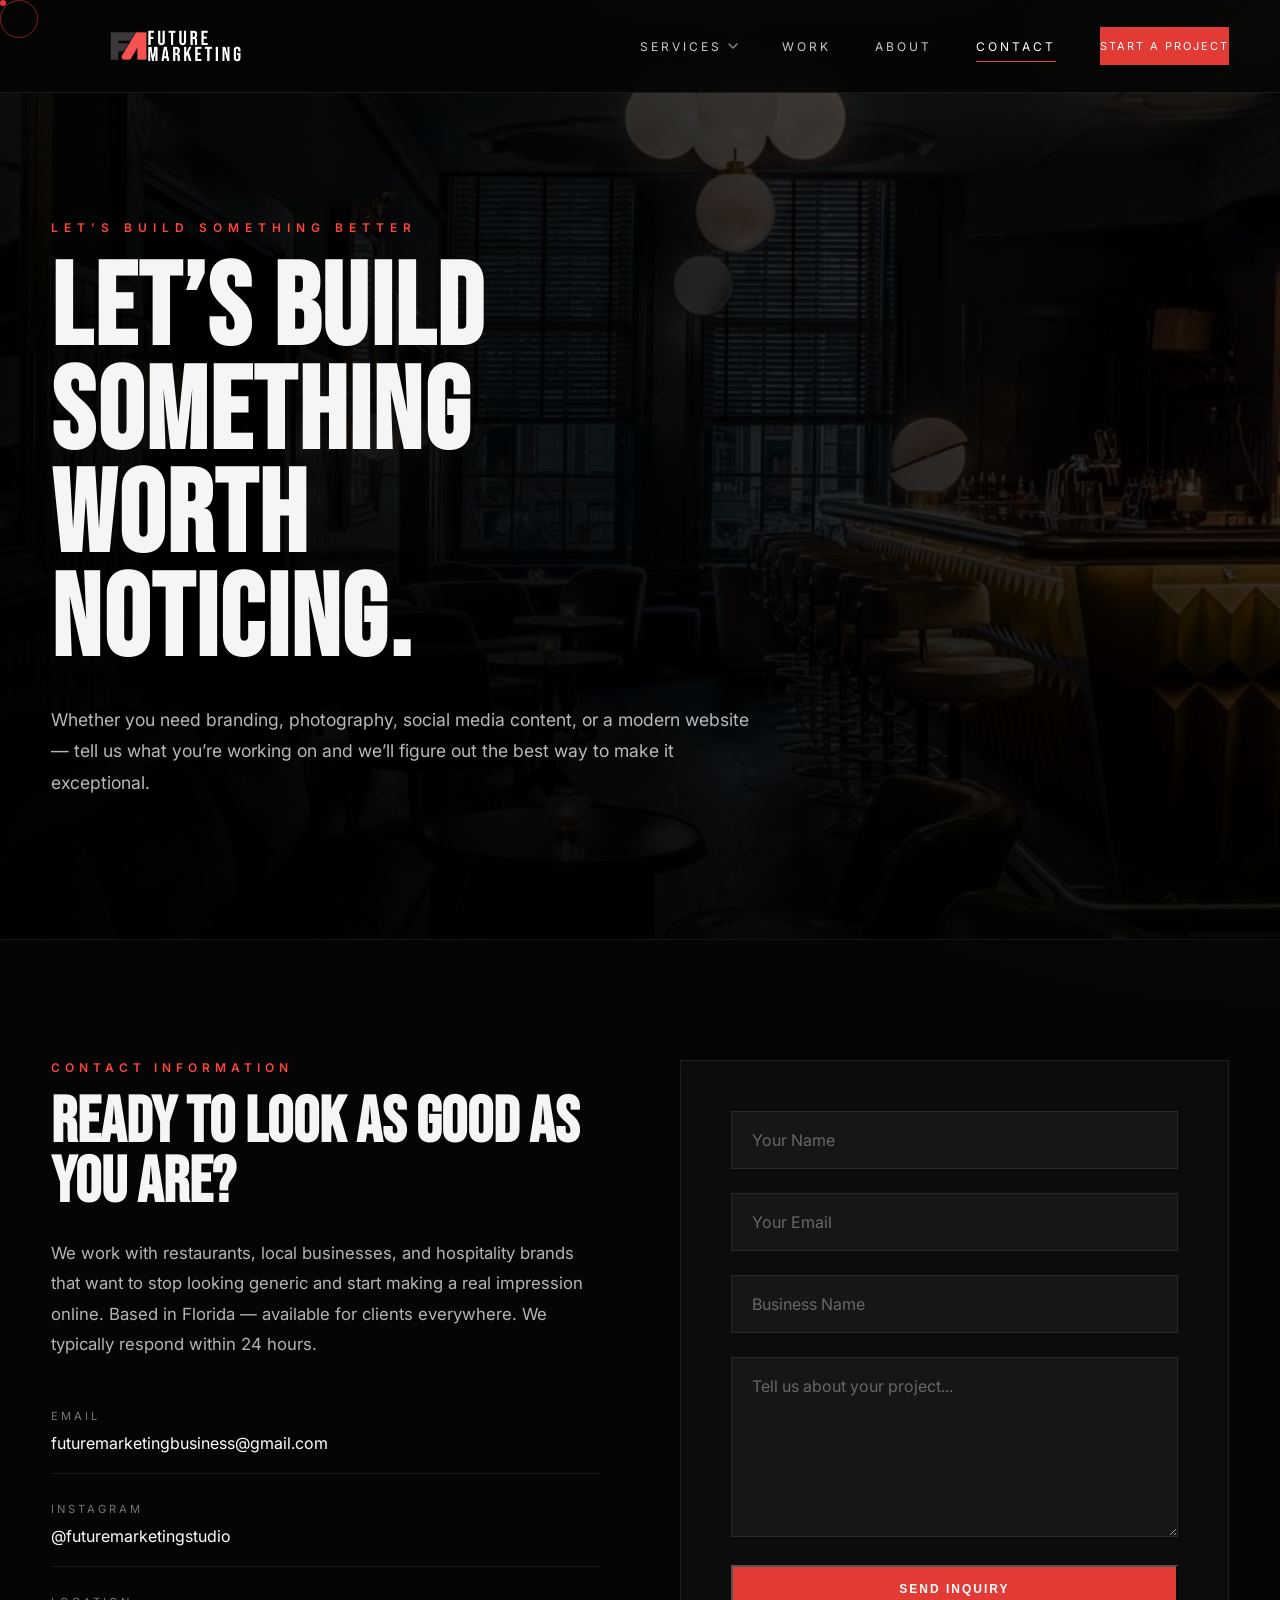
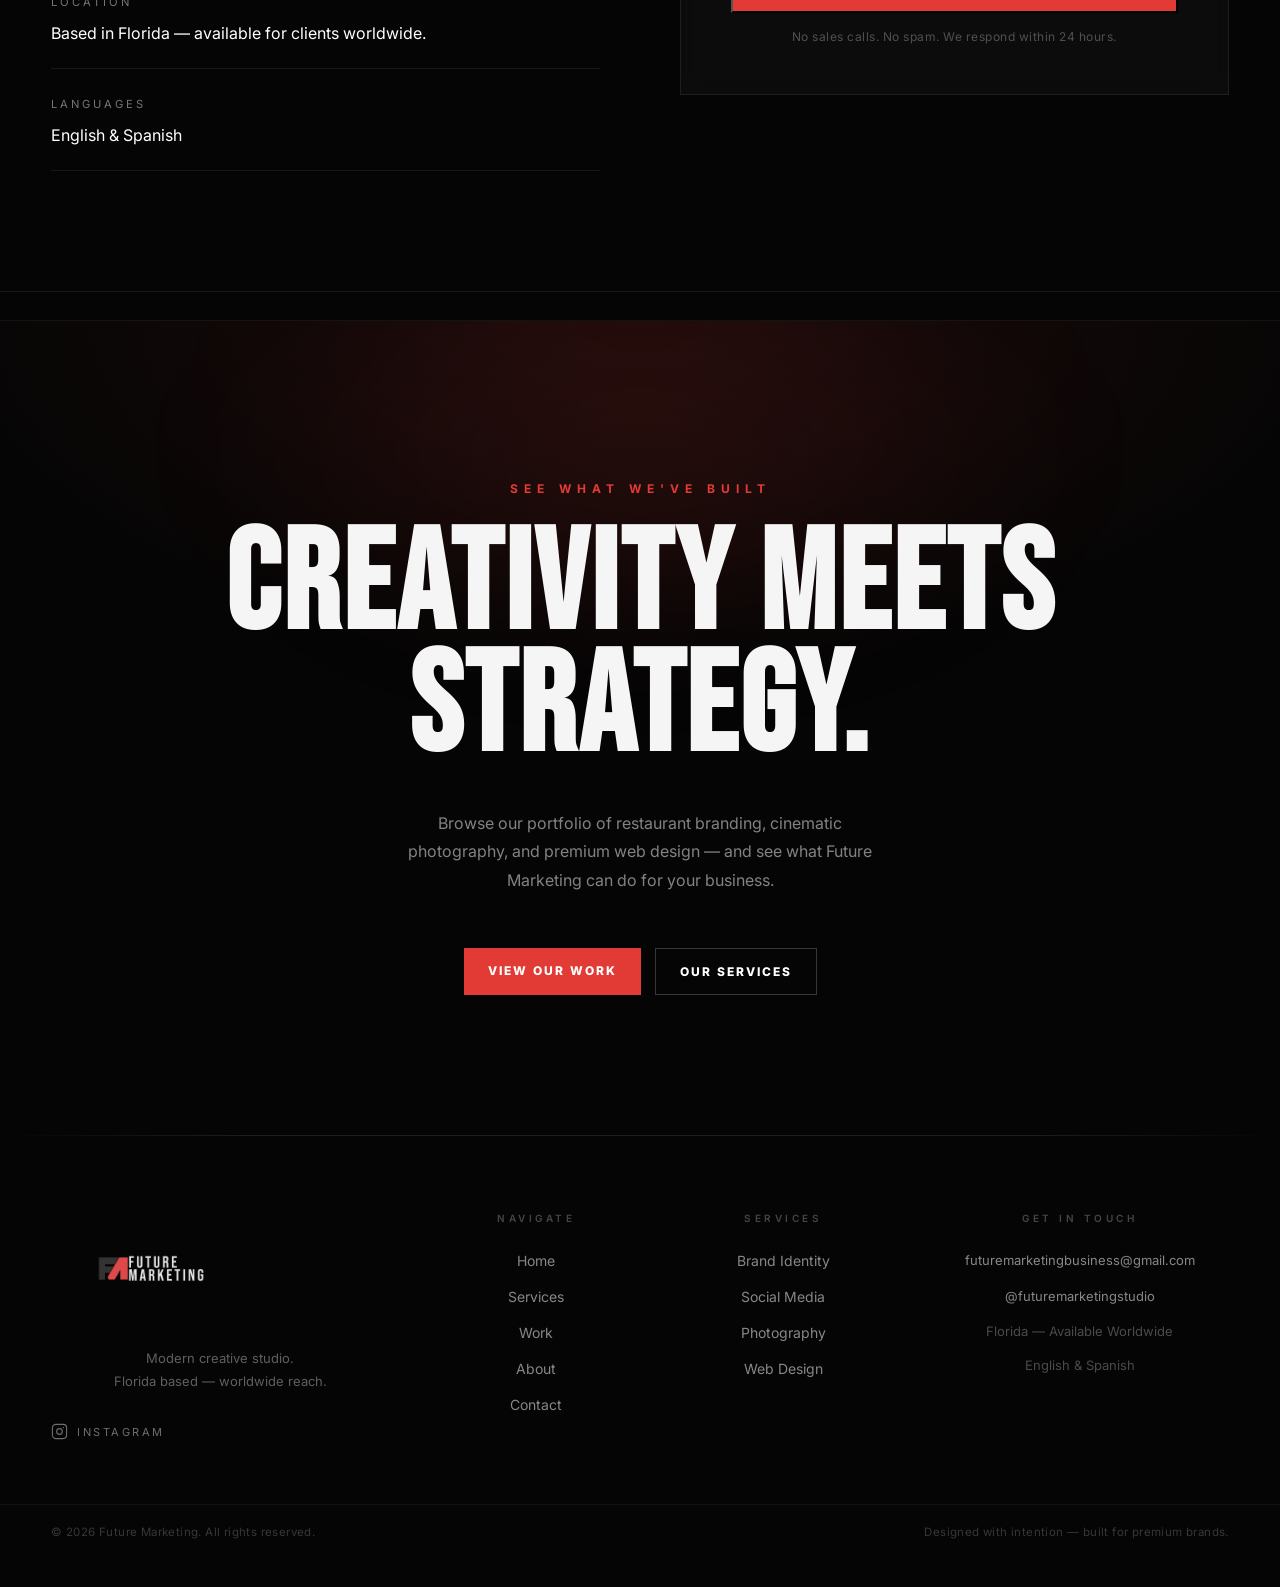
<file: contact.html>
<!DOCTYPE html>
<html lang="en">
<head>
  <meta charset="UTF-8" />
  <meta name="viewport" content="width=device-width, initial-scale=1.0" />
  <title>Start Your Project | Future Marketing Studio — Florida Creative Agency</title>
  <meta name="description" content="Contact Future Marketing Studio to start your brand, photography, or web design project. Based in Florida. We respond within 24 hours. English and Spanish.">
  <meta name="robots" content="index, follow">
  <meta property="og:type" content="website">
  <meta property="og:title" content="Contact | Future Marketing">
  <meta property="og:description" content="Get in touch with Future Marketing to elevate your brand with premium visuals, web design, and creative direction.">
  <meta property="og:image" content="https://futuremark.studio/assets/images/cocktail-hero.jpg">
  <meta property="og:image:width" content="2000">
  <meta property="og:image:height" content="1333">
  <meta property="og:site_name" content="Future Marketing Studio">
  <meta name="twitter:card" content="summary_large_image">
  <meta name="twitter:image" content="https://futuremark.studio/assets/images/cocktail-hero.jpg">
  <link rel="preconnect" href="https://fonts.googleapis.com">
  <link rel="preconnect" href="https://fonts.gstatic.com" crossorigin>
  <link href="https://fonts.googleapis.com/css2?family=Bebas+Neue&family=Inter:wght@300;400;500;600;700;800&display=swap" rel="stylesheet">
  <link rel="stylesheet" href="style.css?v=7" />
  <link rel="icon" type="image/png" sizes="32x32" href="assets/images/imresizer-favicon.png">
  <link rel="icon" type="image/png" sizes="512x512" href="assets/images/favicon.png">
  <link rel="apple-touch-icon" sizes="180x180" href="assets/images/whitelogo.png">
  <link rel="manifest" href="site.webmanifest">
  <meta name="theme-color" content="#050505">
  <meta name="msapplication-TileColor" content="#050505">
  <link rel="canonical" href="https://futuremark.studio/contact.html">
  <meta property="og:url" content="https://futuremark.studio/contact.html">
  <!-- Google Analytics GA4 — update GA_ID in analytics.js when you have your Measurement ID -->
  <script src="analytics.js" defer></script>
</head>
<body>

<div class="page-noise"></div>

<header>
  <div class="container nav">

    <a href="index.html" class="brand">
      <img src="assets/images/whitelogonomarketing.png" alt="Future Marketing Logo" class="logo-img">
    </a>

    <button class="menu-btn" id="menuBtn">
      <span></span>
      <span></span>
      <span></span>
    </button>

    <nav class="nav-links" id="navLinks">

      <div class="nav-item-drop">
        <a href="services.html" class="nav-link-trigger" aria-haspopup="true">
          Services
          <svg class="nav-chevron" width="10" height="6" viewBox="0 0 10 6" fill="none" aria-hidden="true">
            <path d="M1 1l4 4 4-4" stroke="currentColor" stroke-width="1.5" stroke-linecap="round" stroke-linejoin="round"/>
          </svg>
        </a>
        <div class="nav-drop" role="menu">
          <a href="services.html#brand-identity" class="nav-drop-link" role="menuitem">
            <span class="nav-drop-num">01</span>Brand Identity
          </a>
          <a href="services.html#photography" class="nav-drop-link" role="menuitem">
            <span class="nav-drop-num">02</span>Photography & Content
          </a>
          <a href="services.html#web-design" class="nav-drop-link" role="menuitem">
            <span class="nav-drop-num">03</span>Web Design
          </a>
          <a href="services.html#social-media" class="nav-drop-link" role="menuitem">
            <span class="nav-drop-num">04</span>Social Media
          </a>
        </div>
      </div>

      <a href="work.html">Work</a>
      <a href="about.html">About</a>
      <a href="contact.html">Contact</a>
      <a href="contact.html" class="nav-cta">Start a Project</a>

    </nav>

  </div>
</header>

<main>

<section class="contact-hero">

  <div class="contact-hero-bg"></div>

  <div class="container">

    <div class="eyebrow">
      Let’s Build Something Better
    </div>

    <h1>
      LET’S BUILD <br>
      SOMETHING <br>
      WORTH <br>
      NOTICING.
    </h1>

    <p>
      Whether you need branding, photography, social media content,
      or a modern website — tell us what you’re working on
      and we’ll figure out the best way to make it exceptional.
    </p>

  </div>

</section>

<section class="contact-section">

  <div class="container contact-grid">

    <div class="contact-info">

      <div class="eyebrow">
        Contact Information
      </div>

      <h2>
        Ready to look as good as you are?
      </h2>

      <p>
        We work with restaurants, local businesses, and hospitality brands
        that want to stop looking generic and start making a real impression online.
        Based in Florida — available for clients everywhere.
        We typically respond within 24 hours.
      </p>

      <div class="contact-items">

        <div class="contact-item">
          <span>Email</span>
          <a href="mailto:futuremarketingbusiness@gmail.com">
            futuremarketingbusiness@gmail.com
          </a>
        </div>

        <div class="contact-item">
          <span>Instagram</span>
          <a href="https://www.instagram.com/futuremarketingstudio/">
            @futuremarketingstudio
          </a>
        </div>

        <div class="contact-item">
  <span>Location</span>
  <p>
    Based in Florida — available for clients worldwide.
  </p>
</div>

<div class="contact-item">
  <span>Languages</span>
  <p>
    English & Spanish
  </p>
</div>

      </div>

    </div>

    <div class="contact-form-box">

      <form class="contact-form" id="contactForm"
            action="https://formspree.io/f/xrejylye"
            method="POST" novalidate>

        <!-- Honeypot — invisible to humans, bots fill it, Formspree rejects if populated -->
        <div class="hp-field" aria-hidden="true">
          <input type="text" name="_gotcha" tabindex="-1" autocomplete="off">
        </div>

        <div class="form-group">
          <input type="text" name="name" placeholder="Your Name"
                 required autocomplete="name">
        </div>

        <div class="form-group">
          <input type="email" name="email" placeholder="Your Email"
                 required autocomplete="email">
        </div>

        <div class="form-group">
          <input type="text" name="business" placeholder="Business Name"
                 autocomplete="organization">
        </div>

        <div class="form-group">
          <textarea name="message" placeholder="Tell us about your project..."
                    required></textarea>
        </div>

        <button type="submit" class="btn btn-primary" id="submitBtn">
          Send Inquiry
        </button>

        <p class="form-note">No sales calls. No spam. We respond within 24 hours.</p>

        <p class="form-success" id="formSuccess" aria-live="polite">
          Message sent — we'll be in touch soon.
        </p>

      </form>

    </div>

  </div>

</section>

</main>

<footer class="site-footer">

  <div class="footer-cta-zone">
    <div class="footer-cta-glow"></div>
    <div class="container footer-cta-inner">
      <div class="eyebrow">See What We've Built</div>
      <h2 class="footer-cta-headline">
        Creativity meets<br>strategy.
      </h2>
      <p class="footer-cta-sub">
        Browse our portfolio of restaurant branding, cinematic photography,
        and premium web design — and see what Future Marketing can do for your business.
      </p>
      <div class="footer-cta-btns">
        <a href="work.html" class="btn btn-primary">View Our Work</a>
        <a href="services.html" class="btn btn-secondary">Our Services</a>
      </div>
    </div>
  </div>

  <div class="footer-divider"></div>

  <div class="footer-body">
    <div class="container footer-grid">

      <div class="footer-brand-col">
        <a href="index.html" class="footer-logo-link">
          <img src="assets/images/whitelogonomarketing.png"
               alt="Future Marketing" class="footer-logo-img">
        </a>
        <p class="footer-tagline">
          Modern creative studio.<br>
          Florida based — worldwide reach.
        </p>
        <div class="footer-socials">
          <a href="https://www.instagram.com/futuremarketingstudio/"
             target="_blank" rel="noopener noreferrer"
             aria-label="Future Marketing on Instagram"
             class="footer-social-link">
            <svg width="17" height="17" viewBox="0 0 24 24" fill="none"
                 stroke="currentColor" stroke-width="1.6"
                 stroke-linecap="round" stroke-linejoin="round"
                 aria-hidden="true">
              <rect x="2" y="2" width="20" height="20" rx="5" ry="5"/>
              <circle cx="12" cy="12" r="4"/>
              <circle cx="17.5" cy="6.5" r="1" fill="currentColor" stroke="none"/>
            </svg>
            Instagram
          </a>
        </div>
      </div>

      <div class="footer-nav-col">
        <h4 class="footer-col-label">Navigate</h4>
        <ul class="footer-links">
          <li><a href="index.html">Home</a></li>
          <li><a href="services.html">Services</a></li>
          <li><a href="work.html">Work</a></li>
          <li><a href="about.html">About</a></li>
          <li><a href="contact.html">Contact</a></li>
        </ul>
      </div>

      <div class="footer-nav-col">
        <h4 class="footer-col-label">Services</h4>
        <ul class="footer-links">
          <li><a href="services.html">Brand Identity</a></li>
          <li><a href="services.html">Social Media</a></li>
          <li><a href="services.html">Photography</a></li>
          <li><a href="services.html">Web Design</a></li>
        </ul>
      </div>

      <div class="footer-nav-col">
        <h4 class="footer-col-label">Get In Touch</h4>
        <ul class="footer-links footer-contact-links">
          <li>
            <a href="mailto:futuremarketingbusiness@gmail.com">
              futuremarketingbusiness@gmail.com
            </a>
          </li>
          <li>
            <a href="https://www.instagram.com/futuremarketingstudio/"
               target="_blank" rel="noopener noreferrer">
              @futuremarketingstudio
            </a>
          </li>
          <li><span>Florida — Available Worldwide</span></li>
          <li><span>English &amp; Spanish</span></li>
        </ul>
      </div>

    </div>
  </div>

  <div class="footer-bottom">
    <div class="container footer-bottom-inner">
      <p>© 2026 Future Marketing. All rights reserved.</p>
      <p class="footer-bottom-right">Designed with intention — built for premium brands.</p>
    </div>
  </div>

</footer>

<script src="script.js"></script>

</body>
</html>
</file>
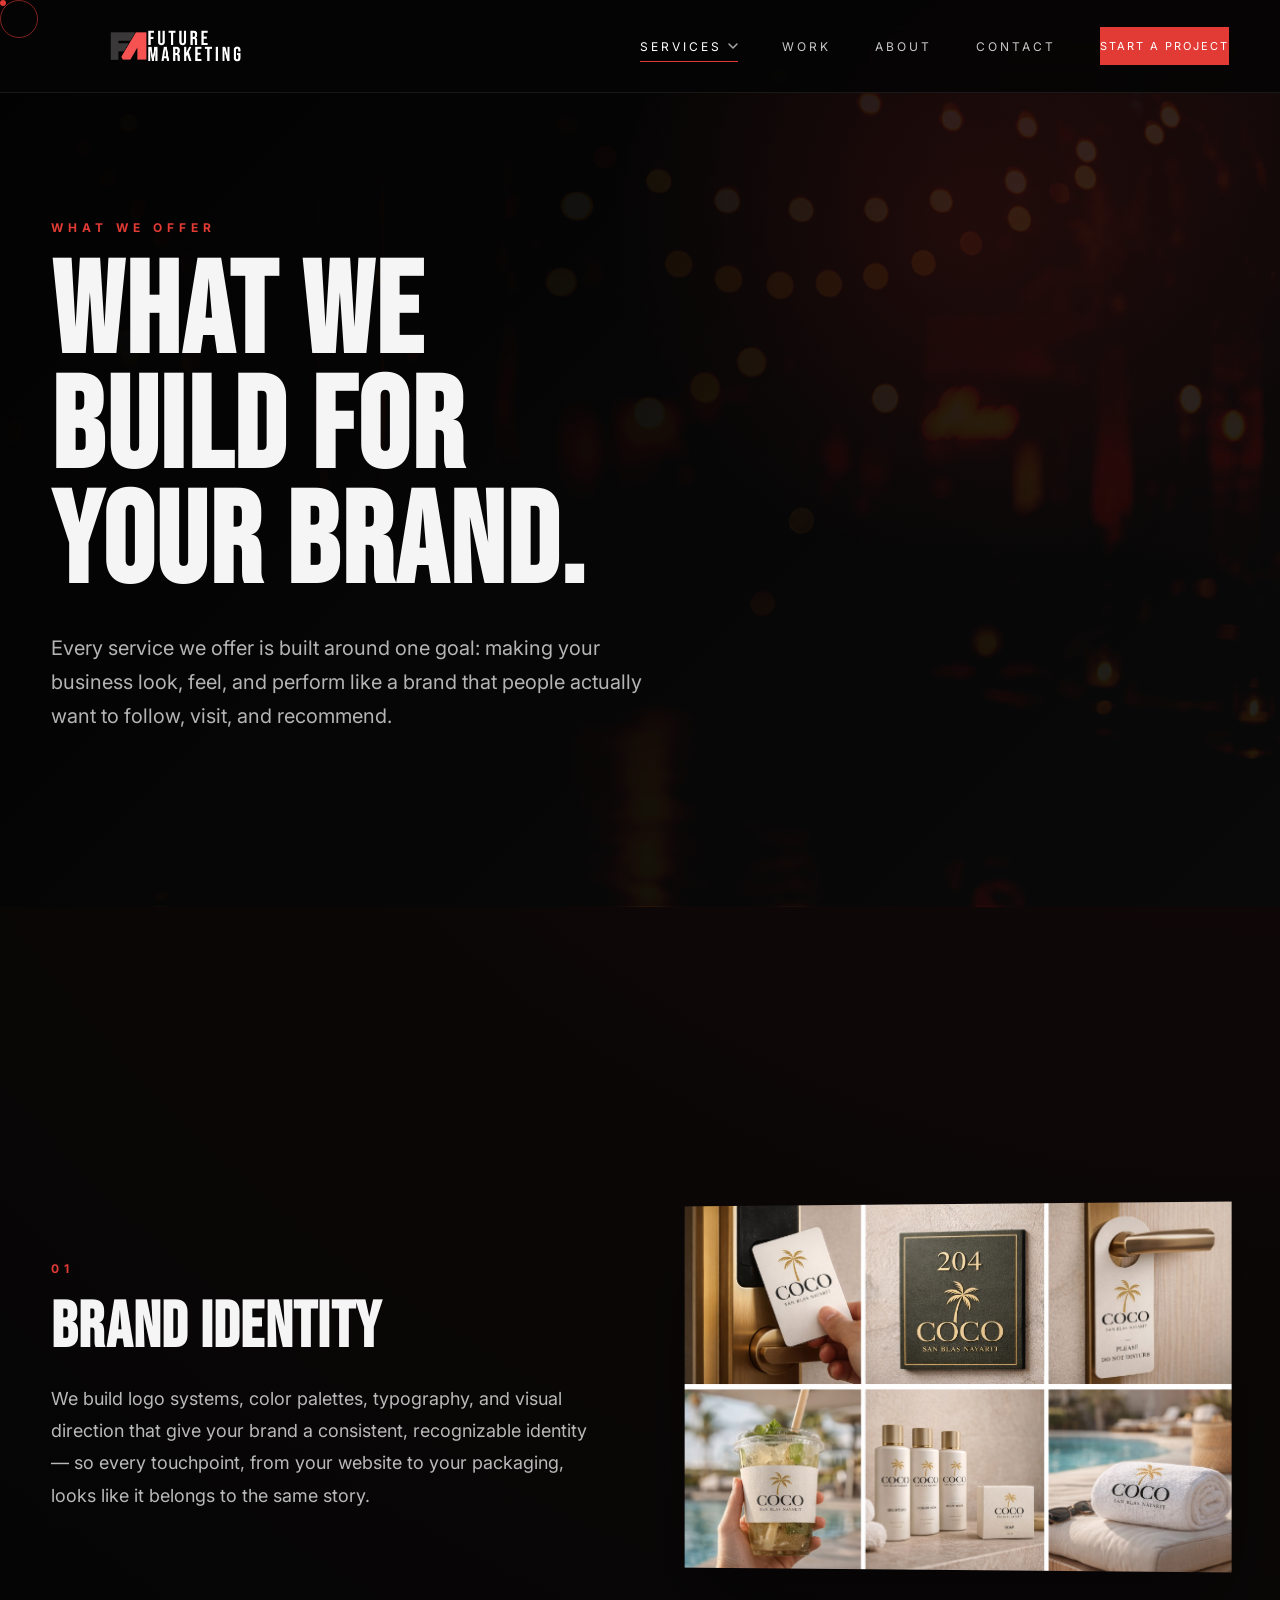
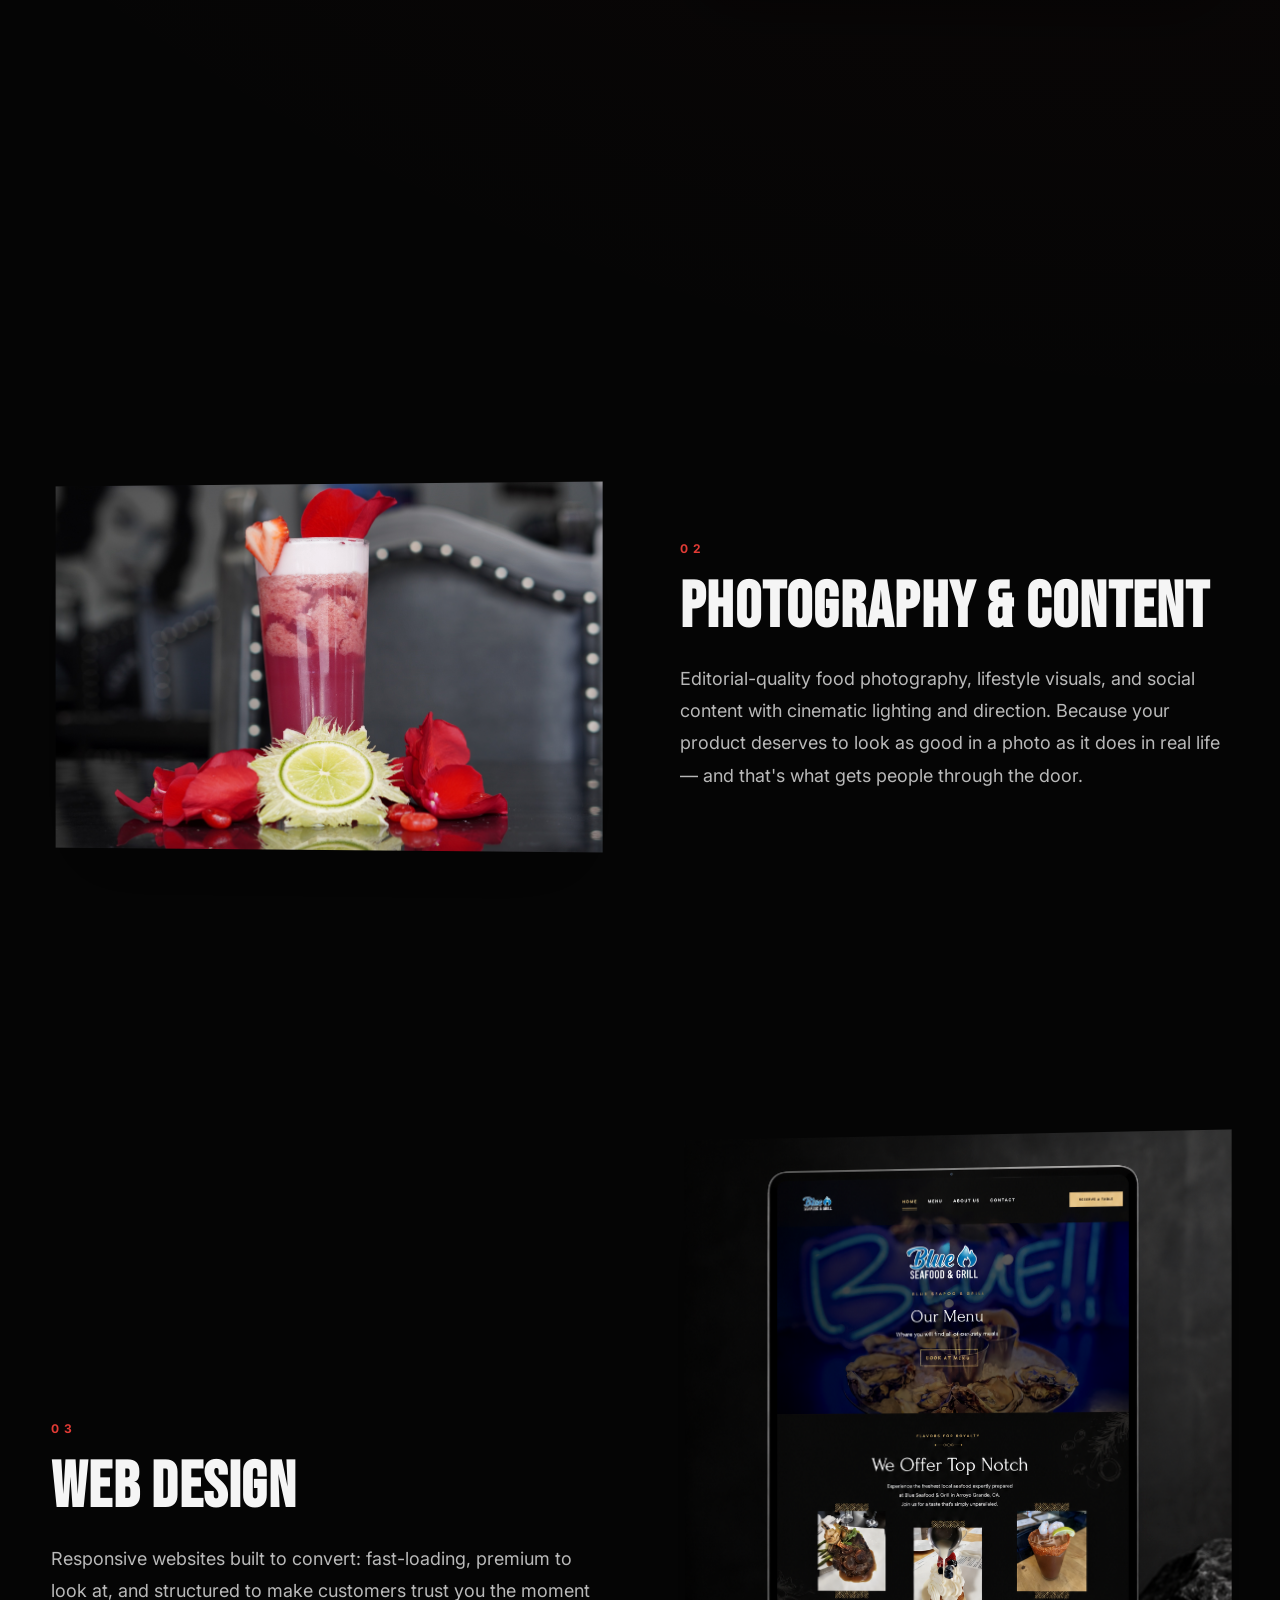
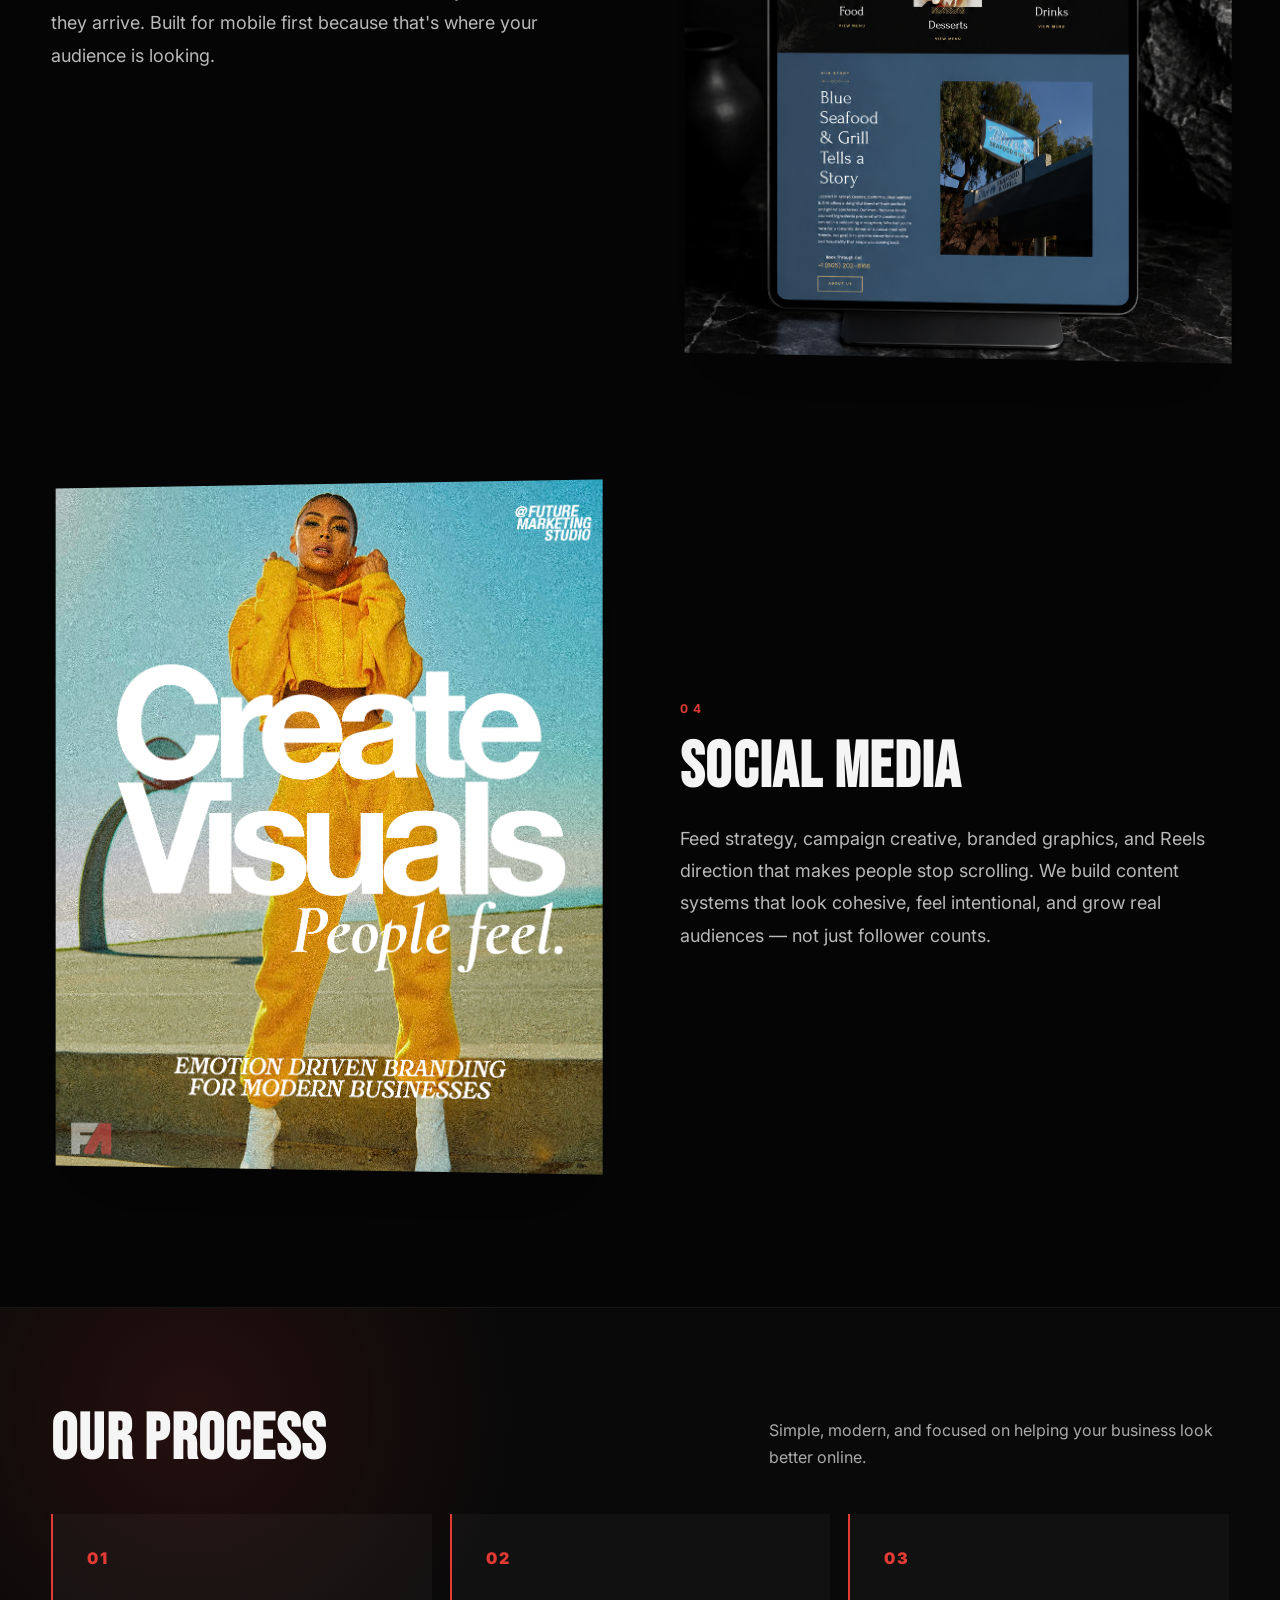
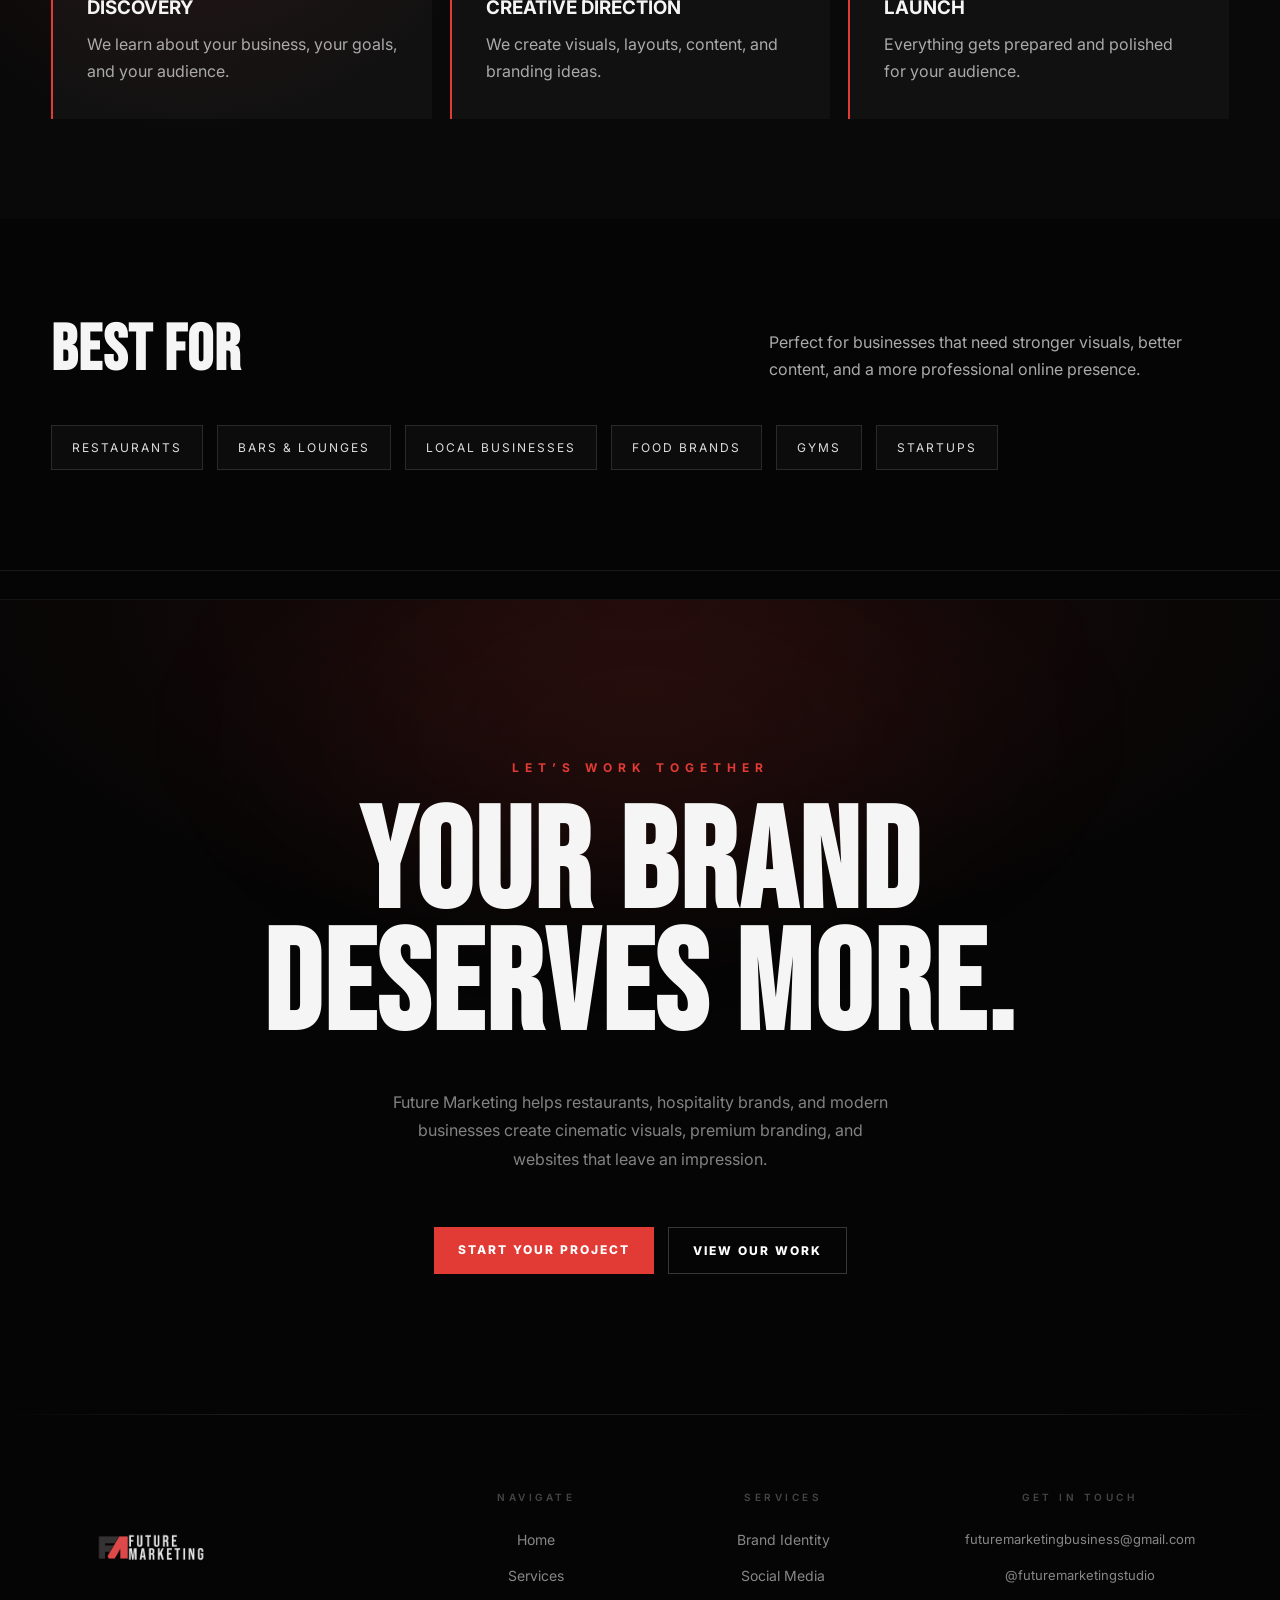
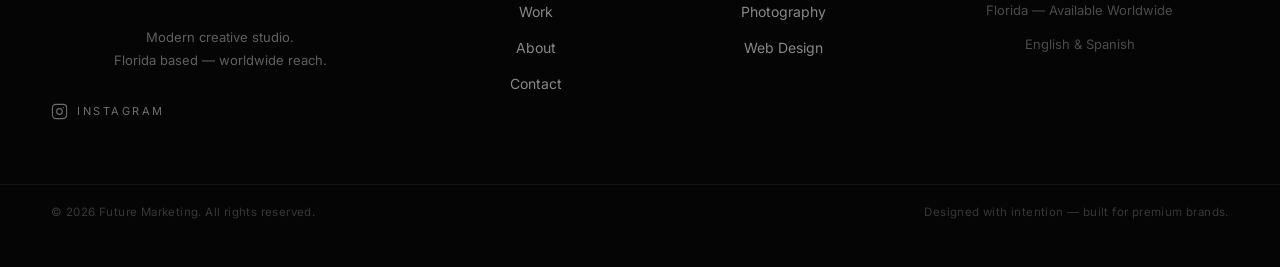
<file: services.html>
<!DOCTYPE html>
<html lang="en">
<head>
  <meta charset="UTF-8" />
  <meta name="viewport" content="width=device-width, initial-scale=1.0" />
  <title>Services | Brand Identity, Photography, Web Design & Social Media — Future Marketing Studio</title>
  <meta name="description" content="Brand identity, cinematic photography, social media content, and modern web design for restaurants and local businesses. Future Marketing Studio, based in Florida.">
  <meta name="robots" content="index, follow">
  <meta property="og:type" content="website">
  <meta property="og:title" content="Services | Future Marketing">
  <meta property="og:description" content="Brand identity, cinematic photography, and modern web design for restaurants and growing businesses. Based in Florida.">
  <meta property="og:image" content="https://futuremark.studio/assets/images/cocktail-hero.jpg">
  <meta property="og:image:width" content="2000">
  <meta property="og:image:height" content="1333">
  <meta property="og:site_name" content="Future Marketing Studio">
  <meta name="twitter:card" content="summary_large_image">
  <meta name="twitter:image" content="https://futuremark.studio/assets/images/cocktail-hero.jpg">
  <link rel="preconnect" href="https://fonts.googleapis.com">
  <link rel="preconnect" href="https://fonts.gstatic.com" crossorigin>
  <link href="https://fonts.googleapis.com/css2?family=Bebas+Neue&family=Inter:wght@300;400;500;600;700;800&display=swap" rel="stylesheet">
  <link rel="stylesheet" href="style.css?v=7" />
  <link rel="icon" type="image/png" sizes="32x32" href="assets/images/imresizer-favicon.png">
  <link rel="icon" type="image/png" sizes="512x512" href="assets/images/favicon.png">
  <link rel="apple-touch-icon" sizes="180x180" href="assets/images/whitelogo.png">
  <link rel="manifest" href="site.webmanifest">
  <meta name="theme-color" content="#050505">
  <meta name="msapplication-TileColor" content="#050505">
  <link rel="canonical" href="https://futuremark.studio/services.html">
  <meta property="og:url" content="https://futuremark.studio/services.html">
  <!-- Google Analytics GA4 — update GA_ID in analytics.js when you have your Measurement ID -->
  <script src="analytics.js" defer></script>
</head>
<body>

<div class="page-noise"></div>

<header>
  <div class="container nav">

    <a href="index.html" class="brand">
      <img src="assets/images/whitelogonomarketing.png" alt="Future Marketing Logo" class="logo-img">
    </a>

    <button class="menu-btn" id="menuBtn">
      <span></span>
      <span></span>
      <span></span>
    </button>

    <nav class="nav-links" id="navLinks">

      <div class="nav-item-drop">
        <a href="services.html" class="nav-link-trigger" aria-haspopup="true">
          Services
          <svg class="nav-chevron" width="10" height="6" viewBox="0 0 10 6" fill="none" aria-hidden="true">
            <path d="M1 1l4 4 4-4" stroke="currentColor" stroke-width="1.5" stroke-linecap="round" stroke-linejoin="round"/>
          </svg>
        </a>
        <div class="nav-drop" role="menu">
          <a href="services.html#brand-identity" class="nav-drop-link" role="menuitem">
            <span class="nav-drop-num">01</span>Brand Identity
          </a>
          <a href="services.html#photography" class="nav-drop-link" role="menuitem">
            <span class="nav-drop-num">02</span>Photography & Content
          </a>
          <a href="services.html#web-design" class="nav-drop-link" role="menuitem">
            <span class="nav-drop-num">03</span>Web Design
          </a>
          <a href="services.html#social-media" class="nav-drop-link" role="menuitem">
            <span class="nav-drop-num">04</span>Social Media
          </a>
        </div>
      </div>

      <a href="work.html">Work</a>
      <a href="about.html">About</a>
      <a href="contact.html">Contact</a>
      <a href="contact.html" class="nav-cta">Start a Project</a>

    </nav>

  </div>
</header>

<main>

<section class="page-hero">

  <div class="services-hero-bg"></div>

  <div class="container">

    <div class="eyebrow">
      What We Offer
    </div>

    <h1>
      WHAT WE <br>
      BUILD FOR <br>
      YOUR BRAND.
    </h1>

    <p>
      Every service we offer is built around one goal: making your business
      look, feel, and perform like a brand that people actually want to follow,
      visit, and recommend.
    </p>

  </div>

</section>

<section class="services-full">

  <div class="container">

    <div class="services-stack">

      <div class="service-large" id="brand-identity">

        <div class="service-text">
          <div class="eyebrow">01</div>

          <h2>Brand Identity</h2>

          <p>
            We build logo systems, color palettes, typography, and visual direction that give your brand a consistent, recognizable identity — so every touchpoint, from your website to your packaging, looks like it belongs to the same story.
          </p>
        </div>

        <div class="service-image">
          <img src="assets/images/hotel-coco-items.jpg" alt="Hotel Coco luxury brand identity — touchpoints and system design" loading="lazy">
        </div>

      </div>

      <div class="service-large reverse" id="photography">

        <div class="service-text">
          <div class="eyebrow">02</div>

          <h2>Photography & Content</h2>

          <p>
            Editorial-quality food photography, lifestyle visuals, and social content with cinematic lighting and direction. Because your product deserves to look as good in a photo as it does in real life — and that's what gets people through the door.
          </p>
        </div>

        <div class="service-image">
          <img src="assets/images/cocktail-hero.jpg" alt="Cinematic cocktail photography — luxury visual direction" loading="lazy">
        </div>

      </div>

      <div class="service-large" id="web-design">

        <div class="service-text">
          <div class="eyebrow">03</div>

          <h2>Web Design</h2>

          <p>
            Responsive websites built to convert: fast-loading, premium to look at, and structured to make customers trust you the moment they arrive. Built for mobile first because that's where your audience is looking.
          </p>
        </div>

        <div class="service-image">
          <img src="assets/images/websiteblueseafood.png" alt="Blue Seafood and Grill website design by Future Marketing" loading="lazy">
        </div>

      </div>

      <div class="service-large reverse" id="social-media">

        <div class="service-text">
          <div class="eyebrow">04</div>

          <h2>Social Media</h2>

          <p>
            Feed strategy, campaign creative, branded graphics, and Reels direction that makes people stop scrolling. We build content systems that look cohesive, feel intentional, and grow real audiences — not just follower counts.
          </p>
        </div>

        <div class="service-image">
          <img src="assets/images/CreateVisual.png" alt="Future Marketing Studio social media campaign — Create Visuals People Feel" loading="lazy">
        </div>

      </div>

    </div>

  </div>

</section>

<section class="process-section">

  <div class="container">

    <div class="section-header">

      <h2>
        Our Process
      </h2>

      <p>
        Simple, modern, and focused on helping your business look better online.
      </p>

    </div>

    <div class="process-grid">

      <div class="process-step">
        <span>01</span>
        <h3>Discovery</h3>
        <p>We learn about your business, your goals, and your audience.</p>
      </div>

      <div class="process-step">
        <span>02</span>
        <h3>Creative Direction</h3>
        <p>We create visuals, layouts, content, and branding ideas.</p>
      </div>

      <div class="process-step">
        <span>03</span>
        <h3>Launch</h3>
        <p>Everything gets prepared and polished for your audience.</p>
      </div>

    </div>

  </div>

</section>

<section class="best-for-section">
  <div class="container">
    <div class="section-header">
      <h2>Best For</h2>
      <p>Perfect for businesses that need stronger visuals, better content, and a more professional online presence.</p>
    </div>

    <div class="industries-list">
      <span>Restaurants</span>
      <span>Bars & Lounges</span>
      <span>Local Businesses</span>
      <span>Food Brands</span>
      <span>Gyms</span>
      <span>Startups</span>
    </div>
  </div>
</section>

</main>

<footer class="site-footer">

  <div class="footer-cta-zone">
    <div class="footer-cta-glow"></div>
    <div class="container footer-cta-inner">
      <div class="eyebrow">Let’s Work Together</div>
      <h2 class="footer-cta-headline">
        Your brand<br>deserves more.
      </h2>
      <p class="footer-cta-sub">
        Future Marketing helps restaurants, hospitality brands, and modern
        businesses create cinematic visuals, premium branding, and websites
        that leave an impression.
      </p>
      <div class="footer-cta-btns">
        <a href="contact.html" class="btn btn-primary">Start Your Project</a>
        <a href="work.html" class="btn btn-secondary">View Our Work</a>
      </div>
    </div>
  </div>

  <div class="footer-divider"></div>

  <div class="footer-body">
    <div class="container footer-grid">

      <div class="footer-brand-col">
        <a href="index.html" class="footer-logo-link">
          <img src="assets/images/whitelogonomarketing.png"
               alt="Future Marketing" class="footer-logo-img">
        </a>
        <p class="footer-tagline">
          Modern creative studio.<br>
          Florida based — worldwide reach.
        </p>
        <div class="footer-socials">
          <a href="https://www.instagram.com/futuremarketingstudio/"
             target="_blank" rel="noopener noreferrer"
             aria-label="Future Marketing on Instagram"
             class="footer-social-link">
            <svg width="17" height="17" viewBox="0 0 24 24" fill="none"
                 stroke="currentColor" stroke-width="1.6"
                 stroke-linecap="round" stroke-linejoin="round"
                 aria-hidden="true">
              <rect x="2" y="2" width="20" height="20" rx="5" ry="5"/>
              <circle cx="12" cy="12" r="4"/>
              <circle cx="17.5" cy="6.5" r="1" fill="currentColor" stroke="none"/>
            </svg>
            Instagram
          </a>
        </div>
      </div>

      <div class="footer-nav-col">
        <h4 class="footer-col-label">Navigate</h4>
        <ul class="footer-links">
          <li><a href="index.html">Home</a></li>
          <li><a href="services.html">Services</a></li>
          <li><a href="work.html">Work</a></li>
          <li><a href="about.html">About</a></li>
          <li><a href="contact.html">Contact</a></li>
        </ul>
      </div>

      <div class="footer-nav-col">
        <h4 class="footer-col-label">Services</h4>
        <ul class="footer-links">
          <li><a href="services.html">Brand Identity</a></li>
          <li><a href="services.html">Social Media</a></li>
          <li><a href="services.html">Photography</a></li>
          <li><a href="services.html">Web Design</a></li>
        </ul>
      </div>

      <div class="footer-nav-col">
        <h4 class="footer-col-label">Get In Touch</h4>
        <ul class="footer-links footer-contact-links">
          <li>
            <a href="mailto:futuremarketingbusiness@gmail.com">
              futuremarketingbusiness@gmail.com
            </a>
          </li>
          <li>
            <a href="https://www.instagram.com/futuremarketingstudio/"
               target="_blank" rel="noopener noreferrer">
              @futuremarketingstudio
            </a>
          </li>
          <li><span>Florida — Available Worldwide</span></li>
          <li><span>English &amp; Spanish</span></li>
        </ul>
      </div>

    </div>
  </div>

  <div class="footer-bottom">
    <div class="container footer-bottom-inner">
      <p>© 2026 Future Marketing. All rights reserved.</p>
      <p class="footer-bottom-right">Designed with intention — built for premium brands.</p>
    </div>
  </div>

</footer>

<script src="script.js"></script>

</body>
</html>
</file>
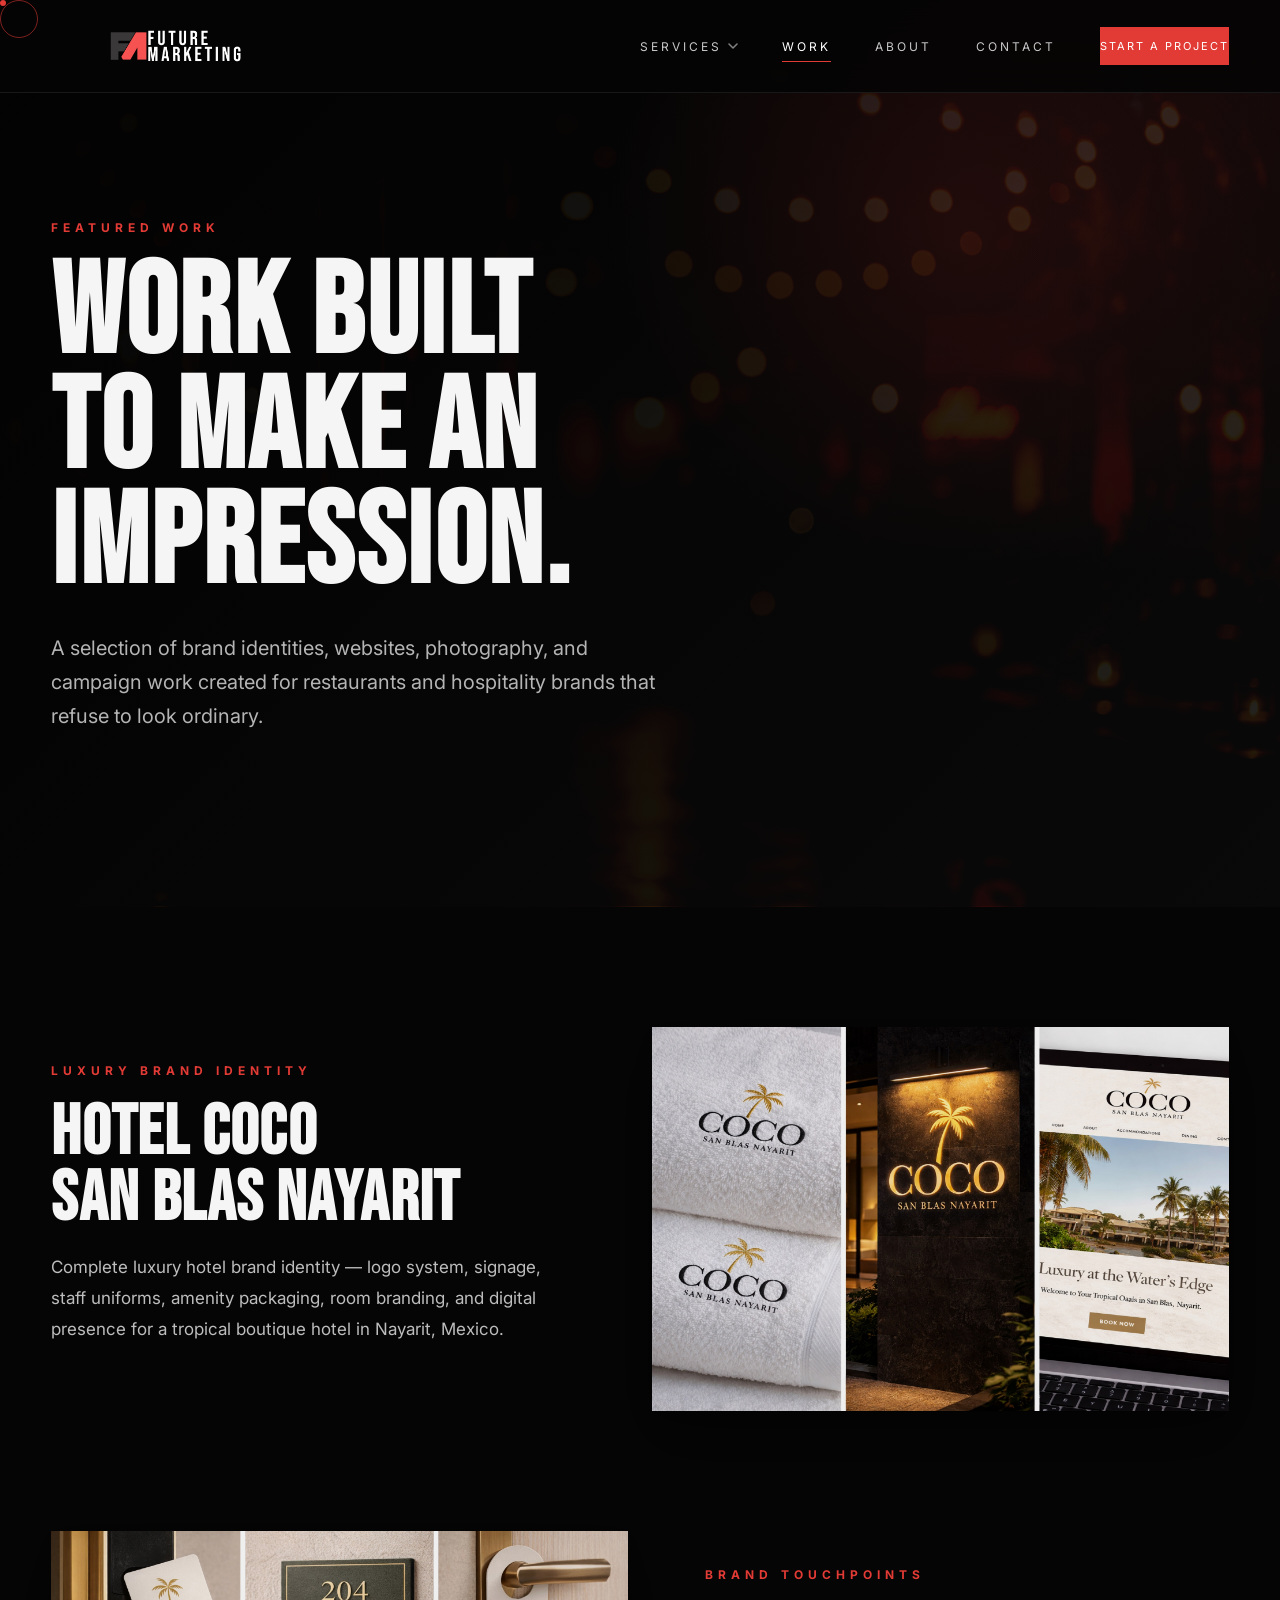
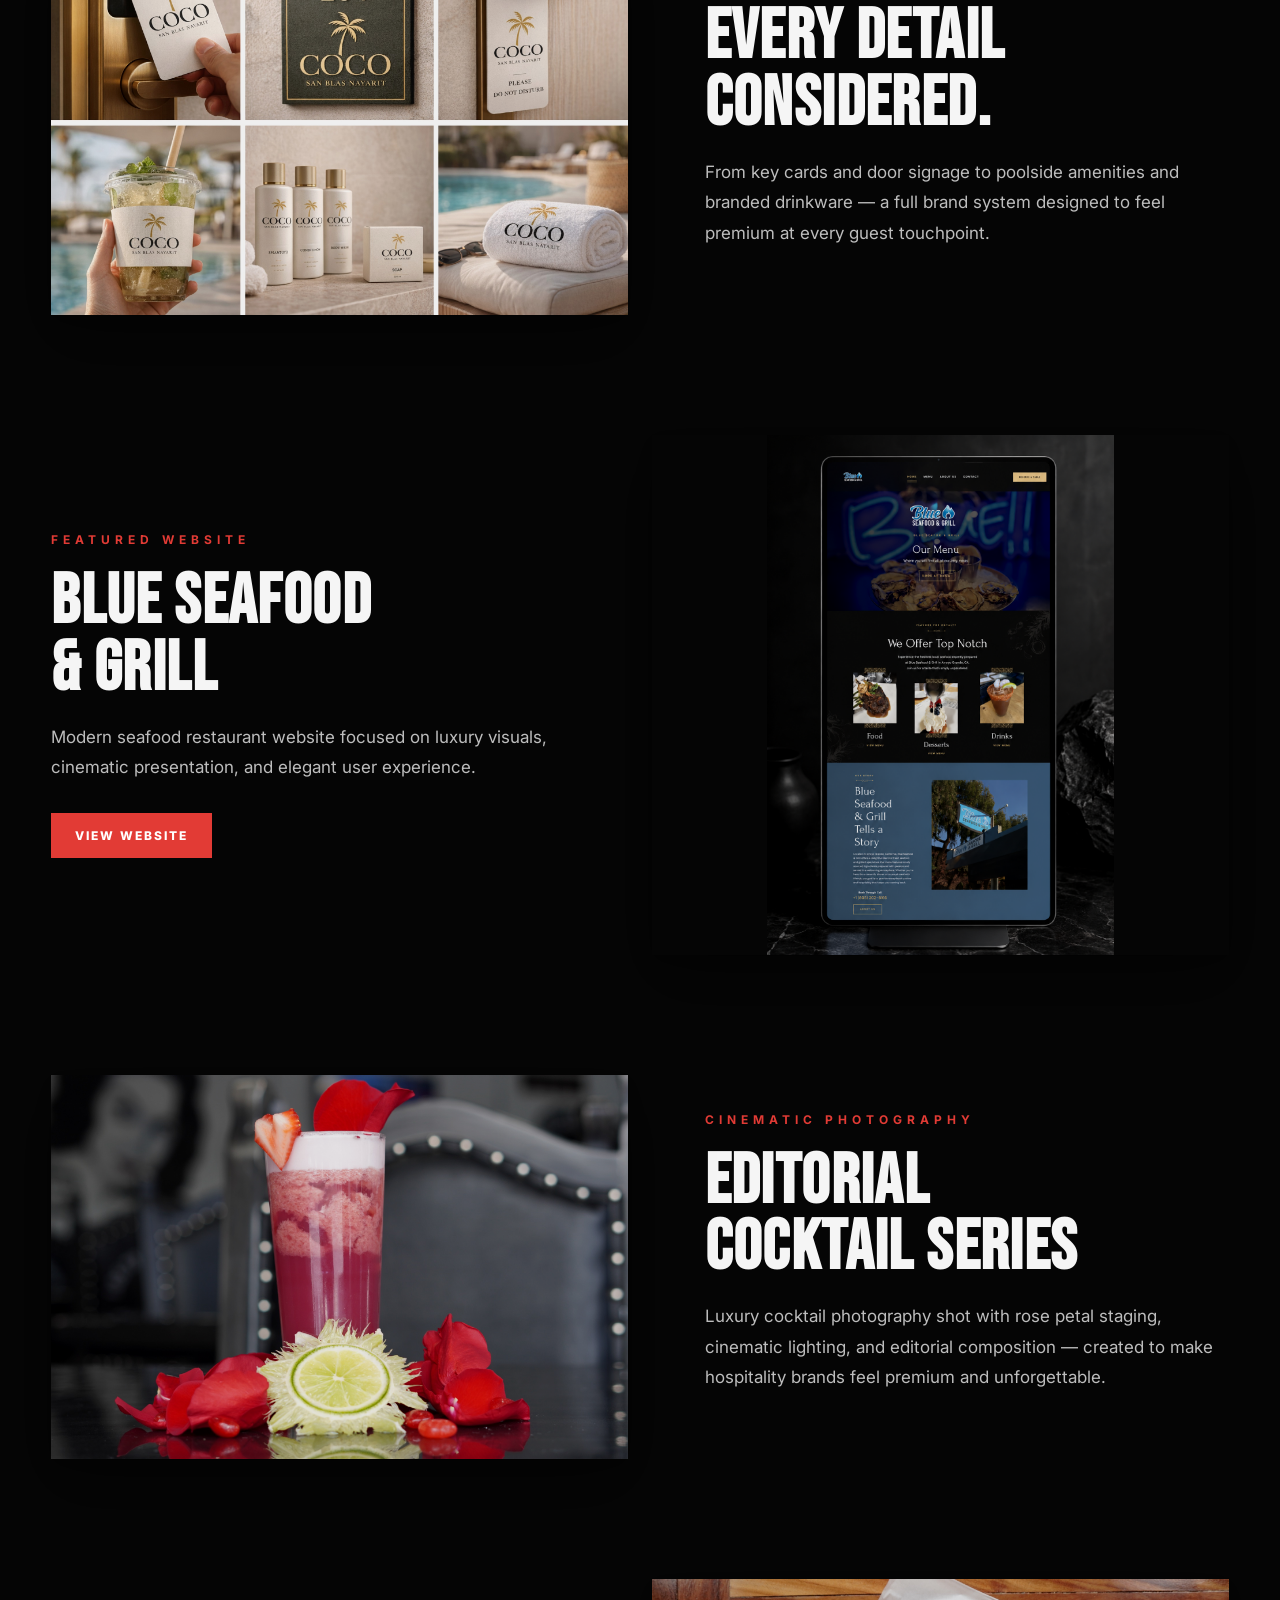
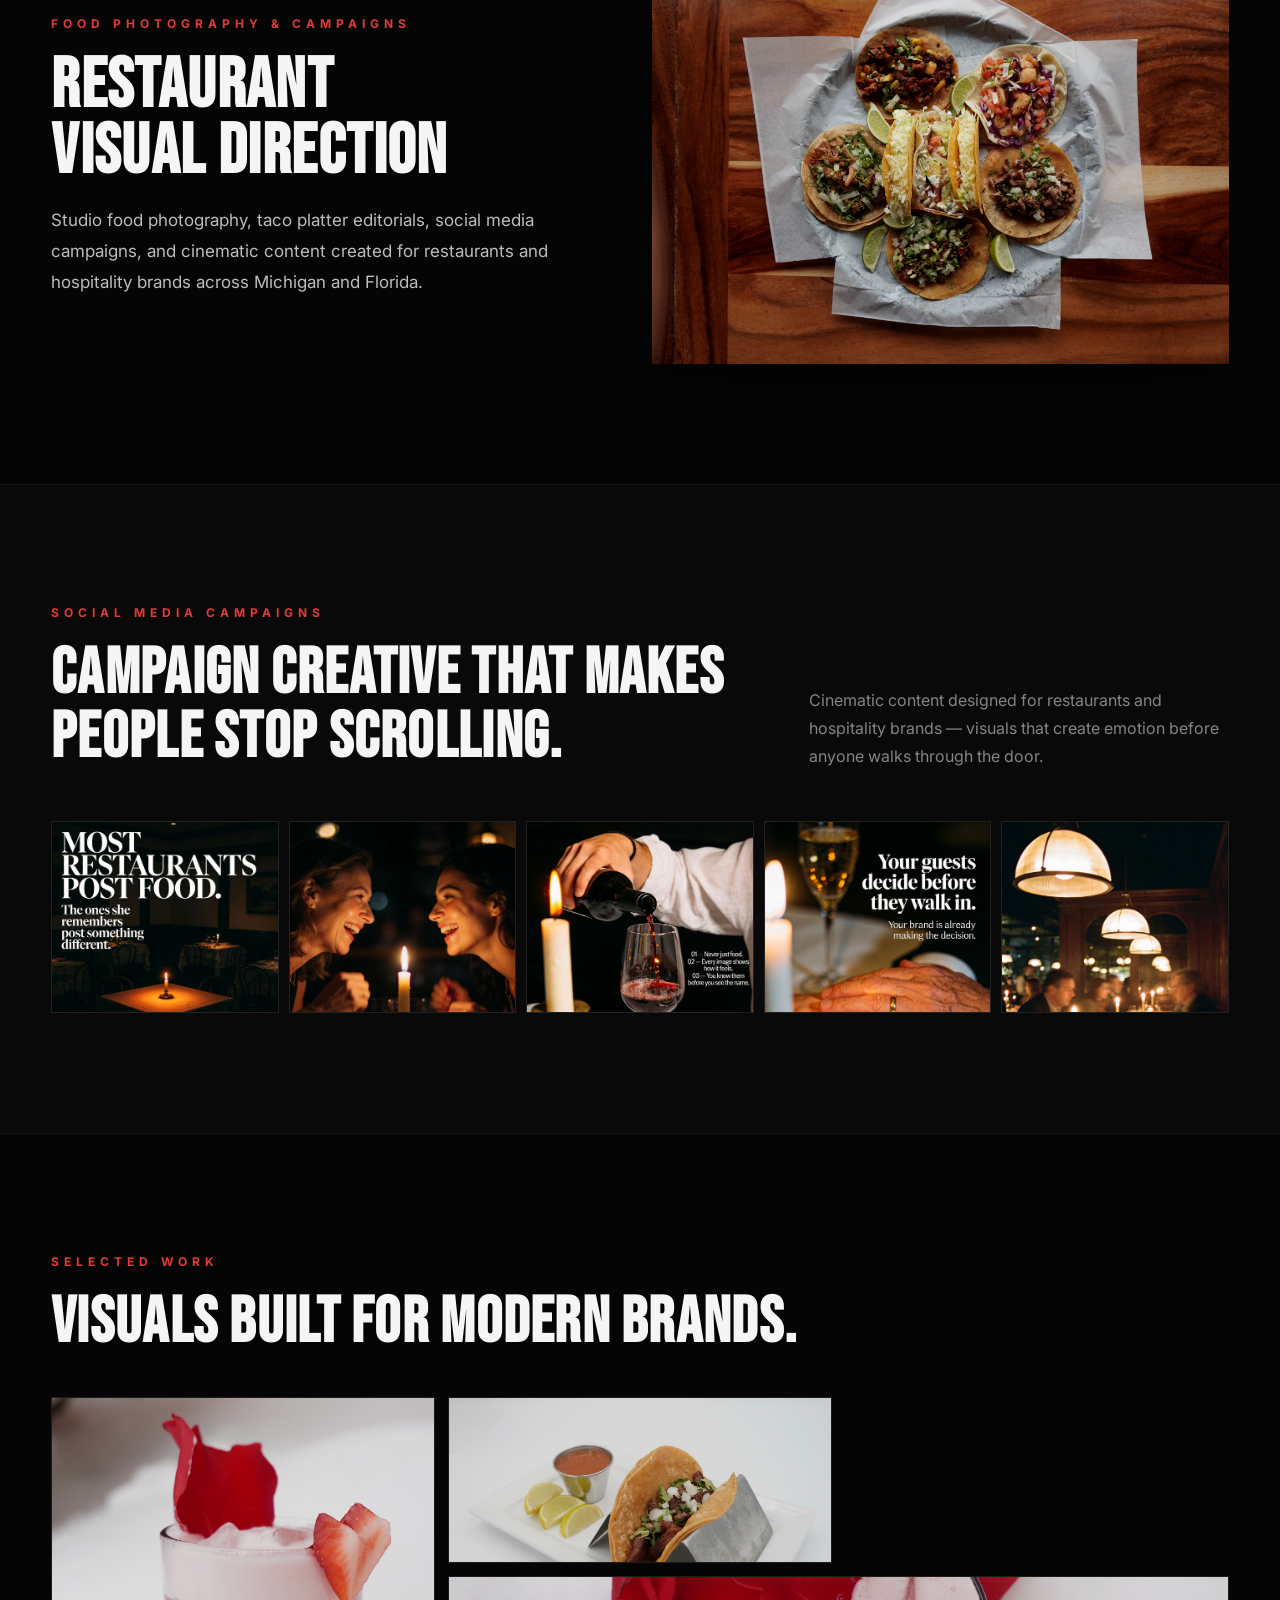
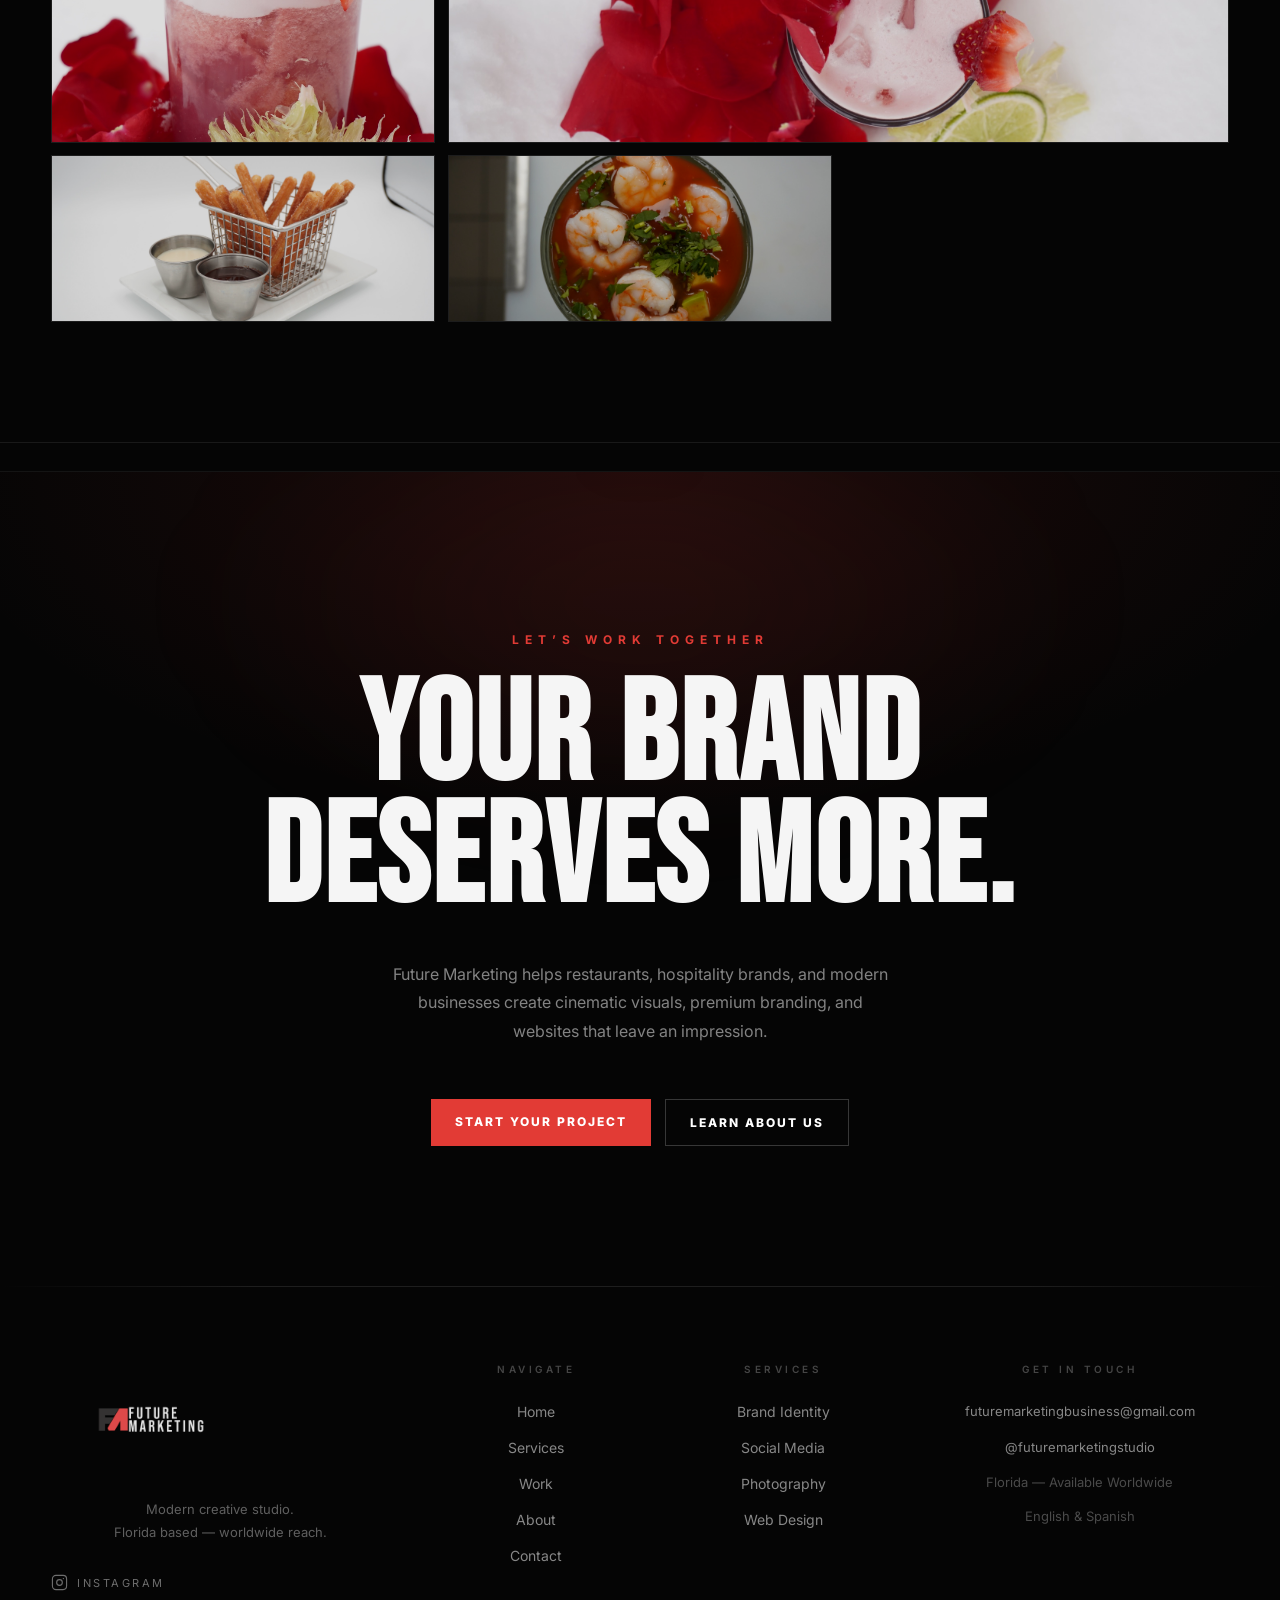
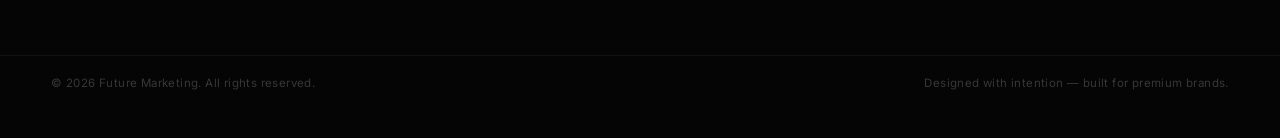
<file: work.html>
<!DOCTYPE html>
<html lang="en">
<head>
  <meta charset="UTF-8" />
  <meta name="viewport" content="width=device-width, initial-scale=1.0" />
  <title>Portfolio | Restaurant Branding, Photography & Web Design — Future Marketing Studio</title>
  <meta name="description" content="Portfolio of luxury hotel branding, restaurant campaigns, editorial food photography, and modern websites by Future Marketing Studio. Based in Florida.">
  <meta name="robots" content="index, follow">
  <meta property="og:type" content="website">
  <meta property="og:title" content="Work | Future Marketing">
  <meta property="og:description" content="Portfolio of restaurant branding, modern websites, and cinematic photography from Future Marketing.">
  <meta property="og:image" content="https://futuremark.studio/assets/images/hotel-coco-brand.jpg">
  <meta property="og:image:width" content="2000">
  <meta property="og:image:height" content="1333">
  <meta property="og:site_name" content="Future Marketing Studio">
  <meta name="twitter:card" content="summary_large_image">
  <meta name="twitter:image" content="https://futuremark.studio/assets/images/hotel-coco-brand.jpg">
  <link rel="preconnect" href="https://fonts.googleapis.com">
  <link rel="preconnect" href="https://fonts.gstatic.com" crossorigin>
  <link href="https://fonts.googleapis.com/css2?family=Bebas+Neue&family=Inter:wght@300;400;500;600;700;800&display=swap" rel="stylesheet">
  <link rel="stylesheet" href="style.css?v=7" />
  <link rel="icon" type="image/png" sizes="32x32" href="assets/images/imresizer-favicon.png">
  <link rel="icon" type="image/png" sizes="512x512" href="assets/images/favicon.png">
  <link rel="apple-touch-icon" sizes="180x180" href="assets/images/whitelogo.png">
  <link rel="manifest" href="site.webmanifest">
  <meta name="theme-color" content="#050505">
  <meta name="msapplication-TileColor" content="#050505">
  <link rel="canonical" href="https://futuremark.studio/work.html">
  <meta property="og:url" content="https://futuremark.studio/work.html">
  <!-- Google Analytics GA4 — update GA_ID in analytics.js when you have your Measurement ID -->
  <script src="analytics.js" defer></script>
</head>
<body>

<div class="page-noise"></div>

<header>
  <div class="container nav">

    <a href="index.html" class="brand">
      <img src="assets/images/whitelogonomarketing.png"
           alt="Future Marketing Logo"
           class="logo-img">
    </a>

    <button class="menu-btn" id="menuBtn">
      <span></span>
      <span></span>
      <span></span>
    </button>

    <nav class="nav-links" id="navLinks">

      <div class="nav-item-drop">
        <a href="services.html" class="nav-link-trigger" aria-haspopup="true">
          Services
          <svg class="nav-chevron" width="10" height="6" viewBox="0 0 10 6" fill="none" aria-hidden="true">
            <path d="M1 1l4 4 4-4" stroke="currentColor" stroke-width="1.5" stroke-linecap="round" stroke-linejoin="round"/>
          </svg>
        </a>
        <div class="nav-drop" role="menu">
          <a href="services.html#brand-identity" class="nav-drop-link" role="menuitem">
            <span class="nav-drop-num">01</span>Brand Identity
          </a>
          <a href="services.html#photography" class="nav-drop-link" role="menuitem">
            <span class="nav-drop-num">02</span>Photography & Content
          </a>
          <a href="services.html#web-design" class="nav-drop-link" role="menuitem">
            <span class="nav-drop-num">03</span>Web Design
          </a>
          <a href="services.html#social-media" class="nav-drop-link" role="menuitem">
            <span class="nav-drop-num">04</span>Social Media
          </a>
        </div>
      </div>

      <a href="work.html">Work</a>
      <a href="about.html">About</a>
      <a href="contact.html">Contact</a>
      <a href="contact.html" class="nav-cta">Start a Project</a>

    </nav>

  </div>
</header>

<main>

<section class="page-hero">

  <div class="services-hero-bg"></div>

  <div class="container">

    <div class="eyebrow">
      Featured Work
    </div>

    <h1>
      WORK BUILT <br>
      TO MAKE AN <br>
      IMPRESSION.
    </h1>

    <p>
      A selection of brand identities, websites, photography, and campaign
      work created for restaurants and hospitality brands that refuse to look ordinary.
    </p>

  </div>

</section>

<section class="portfolio-section">

  <div class="container">

    <div class="portfolio-stack">

      <!-- PROJECT 1 — Hotel Coco (flagship) -->

      <div class="portfolio-project">

        <div class="project-content">

          <div class="eyebrow">
            Luxury Brand Identity
          </div>

          <h2>
            Hotel Coco <br>
            San Blas Nayarit
          </h2>

          <p>
            Complete luxury hotel brand identity — logo system, signage,
            staff uniforms, amenity packaging, room branding, and
            digital presence for a tropical boutique hotel in Nayarit, Mexico.
          </p>

        </div>

        <div class="project-image">
          <img src="assets/images/hotel-coco-brand.jpg"
               alt="Hotel Coco San Blas Nayarit — luxury brand identity by Future Marketing" loading="lazy">
        </div>

      </div>

      <!-- PROJECT 2 — Hotel Coco items (reverse) -->

      <div class="portfolio-project reverse">

        <div class="project-content">

          <div class="eyebrow">
            Brand Touchpoints
          </div>

          <h2>
            Every Detail <br>
            Considered.
          </h2>

          <p>
            From key cards and door signage to poolside amenities and
            branded drinkware — a full brand system designed to feel
            premium at every guest touchpoint.
          </p>

        </div>

        <div class="project-image">
          <img src="assets/images/hotel-coco-items.jpg"
               alt="Hotel Coco brand touchpoints — key card, room sign, amenities, poolside" loading="lazy">
        </div>

      </div>

      <!-- PROJECT 3 — Blue Seafood Website -->

      <div class="portfolio-project">

        <div class="project-content">

          <div class="eyebrow">
            Featured Website
          </div>

          <h2>
            Blue Seafood <br>
            & Grill
          </h2>

          <p>
            Modern seafood restaurant website focused on luxury visuals,
            cinematic presentation, and elegant user experience.
          </p>

          <a href="https://leninf19.github.io/BlueSeafoodNGrill/index.html"
             target="_blank"
             class="btn btn-primary">
             View Website
          </a>

        </div>

        <div class="project-image">
          <img src="assets/images/websiteblueseafood.png"
               alt="Blue Seafood and Grill website design" loading="lazy">
        </div>

      </div>

      <!-- PROJECT 4 — Cocktail Photography -->

      <div class="portfolio-project reverse">

        <div class="project-content">

          <div class="eyebrow">
            Cinematic Photography
          </div>

          <h2>
            Editorial <br>
            Cocktail Series
          </h2>

          <p>
            Luxury cocktail photography shot with rose petal staging,
            cinematic lighting, and editorial composition — created
            to make hospitality brands feel premium and unforgettable.
          </p>

        </div>

        <div class="project-image">
          <img src="assets/images/cocktail-hero.jpg"
               alt="Cinematic cocktail photography — editorial luxury visual direction" loading="lazy">
        </div>

      </div>

      <!-- PROJECT 5 — Restaurant Campaigns -->

      <div class="portfolio-project">

        <div class="project-content">

          <div class="eyebrow">
            Food Photography & Campaigns
          </div>

          <h2>
            Restaurant <br>
            Visual Direction
          </h2>

          <p>
            Studio food photography, taco platter editorials, social media
            campaigns, and cinematic content created for restaurants
            and hospitality brands across Michigan and Florida.
          </p>

        </div>

        <div class="project-image">
          <img src="assets/images/taco-platter-editorial.jpg"
               alt="Editorial taco platter photography for restaurant brand campaigns" loading="lazy">
        </div>

      </div>

    </div>

  </div>

</section>

<section class="campaigns-section">
  <div class="container">
    <div class="section-header">
      <div>
        <div class="eyebrow">Social Media Campaigns</div>
        <h2>Campaign creative that makes people stop scrolling.</h2>
      </div>
      <p>Cinematic content designed for restaurants and hospitality brands — visuals that create emotion before anyone walks through the door.</p>
    </div>
    <div class="campaigns-grid">
      <div class="campaign-card">
        <img src="assets/images/slide-1.jpg" alt="Restaurant social media campaign — Future Marketing" loading="lazy">
        <div class="campaign-label">Social Strategy</div>
      </div>
      <div class="campaign-card">
        <img src="assets/images/slide-2.jpg" alt="Hospitality dining experience campaign" loading="lazy">
        <div class="campaign-label">Hospitality</div>
      </div>
      <div class="campaign-card">
        <img src="assets/images/slide-3.jpg" alt="Wine and dining editorial campaign" loading="lazy">
        <div class="campaign-label">Editorial</div>
      </div>
      <div class="campaign-card">
        <img src="assets/images/slide-4.jpg" alt="Restaurant branding campaign creative" loading="lazy">
        <div class="campaign-label">Branding</div>
      </div>
      <div class="campaign-card">
        <img src="assets/images/slide-5.jpg" alt="Full restaurant dining atmosphere campaign" loading="lazy">
        <div class="campaign-label">Atmosphere</div>
      </div>
    </div>
  </div>
</section>

<section class="gallery-section">

  <div class="container">

    <div class="section-header">
      <div>
        <div class="eyebrow">Selected Work</div>
        <h2>Visuals built for modern brands.</h2>
      </div>
    </div>

    <div class="gallery-grid">

      <div class="gallery-item tall">
        <img src="assets/images/cocktail-macro.jpg" alt="Macro cocktail photography — luxury editorial direction" loading="lazy">
      </div>

      <div class="gallery-item">
        <img src="assets/images/studio-taco-birria.jpg" alt="Studio birria taco photography" loading="lazy">
      </div>

      <div class="gallery-item wide">
        <img src="assets/images/cocktail-overhead.jpg" alt="Editorial cocktail overhead — rose petals and snow" loading="lazy">
      </div>

      <div class="gallery-item">
        <img src="assets/images/studio-churros.jpg" alt="Studio churros photography with dipping sauces" loading="lazy">
      </div>

      <div class="gallery-item">
        <img src="assets/images/shrimp-cocktail-aerial.jpg" alt="Aerial shrimp cocktail photography" loading="lazy">
      </div>

    </div>

  </div>

</section>

</main>

<footer class="site-footer">

  <div class="footer-cta-zone">
    <div class="footer-cta-glow"></div>
    <div class="container footer-cta-inner">
      <div class="eyebrow">Let’s Work Together</div>
      <h2 class="footer-cta-headline">
        Your brand<br>deserves more.
      </h2>
      <p class="footer-cta-sub">
        Future Marketing helps restaurants, hospitality brands, and modern
        businesses create cinematic visuals, premium branding, and websites
        that leave an impression.
      </p>
      <div class="footer-cta-btns">
        <a href="contact.html" class="btn btn-primary">Start Your Project</a>
        <a href="about.html" class="btn btn-secondary">Learn About Us</a>
      </div>
    </div>
  </div>

  <div class="footer-divider"></div>

  <div class="footer-body">
    <div class="container footer-grid">

      <div class="footer-brand-col">
        <a href="index.html" class="footer-logo-link">
          <img src="assets/images/whitelogonomarketing.png"
               alt="Future Marketing" class="footer-logo-img">
        </a>
        <p class="footer-tagline">
          Modern creative studio.<br>
          Florida based — worldwide reach.
        </p>
        <div class="footer-socials">
          <a href="https://www.instagram.com/futuremarketingstudio/"
             target="_blank" rel="noopener noreferrer"
             aria-label="Future Marketing on Instagram"
             class="footer-social-link">
            <svg width="17" height="17" viewBox="0 0 24 24" fill="none"
                 stroke="currentColor" stroke-width="1.6"
                 stroke-linecap="round" stroke-linejoin="round"
                 aria-hidden="true">
              <rect x="2" y="2" width="20" height="20" rx="5" ry="5"/>
              <circle cx="12" cy="12" r="4"/>
              <circle cx="17.5" cy="6.5" r="1" fill="currentColor" stroke="none"/>
            </svg>
            Instagram
          </a>
        </div>
      </div>

      <div class="footer-nav-col">
        <h4 class="footer-col-label">Navigate</h4>
        <ul class="footer-links">
          <li><a href="index.html">Home</a></li>
          <li><a href="services.html">Services</a></li>
          <li><a href="work.html">Work</a></li>
          <li><a href="about.html">About</a></li>
          <li><a href="contact.html">Contact</a></li>
        </ul>
      </div>

      <div class="footer-nav-col">
        <h4 class="footer-col-label">Services</h4>
        <ul class="footer-links">
          <li><a href="services.html">Brand Identity</a></li>
          <li><a href="services.html">Social Media</a></li>
          <li><a href="services.html">Photography</a></li>
          <li><a href="services.html">Web Design</a></li>
        </ul>
      </div>

      <div class="footer-nav-col">
        <h4 class="footer-col-label">Get In Touch</h4>
        <ul class="footer-links footer-contact-links">
          <li>
            <a href="mailto:futuremarketingbusiness@gmail.com">
              futuremarketingbusiness@gmail.com
            </a>
          </li>
          <li>
            <a href="https://www.instagram.com/futuremarketingstudio/"
               target="_blank" rel="noopener noreferrer">
              @futuremarketingstudio
            </a>
          </li>
          <li><span>Florida — Available Worldwide</span></li>
          <li><span>English &amp; Spanish</span></li>
        </ul>
      </div>

    </div>
  </div>

  <div class="footer-bottom">
    <div class="container footer-bottom-inner">
      <p>© 2026 Future Marketing. All rights reserved.</p>
      <p class="footer-bottom-right">Designed with intention — built for premium brands.</p>
    </div>
  </div>

</footer>

<script src="script.js"></script>

</body>
</html>
</file>
<file: style.css>
:root {
  --black: #050505;
  --black-2: #070707;
  --black-3: #090909;
  --card: #0c0c0c;
  --red: #e23b35;
  --red-hover: #ff4a43;
  --white: #f5f5f5;
  --gray: #aaa;
  --gray-light: #bdbdbd;
  --border: rgba(255,255,255,0.1);
  --border-light: rgba(255,255,255,0.12);
}

* {
  margin: 0;
  padding: 0;
  box-sizing: border-box;
}

body {
  font-family: 'Inter', Arial, Helvetica, sans-serif;
  background:
    radial-gradient(circle at top right, rgba(226,59,53,0.08), transparent 30%),
    radial-gradient(circle at bottom left, rgba(255,255,255,0.03), transparent 25%),
    var(--black);
  color: var(--white);
  overflow-x: hidden;
  position: relative;
}

a {
  color: inherit;
  text-decoration: none;
}

.container {
  width: min(1180px, 92%);
  margin: 0 auto;
}

.page-noise {
  position: fixed;
  inset: 0;
  z-index: -1;
  pointer-events: none;
  opacity: 0.18;
  background-image:
    linear-gradient(rgba(255,255,255,0.018) 1px, transparent 1px),
    linear-gradient(90deg, rgba(255,255,255,0.018) 1px, transparent 1px);
  background-size: 80px 80px;
}

/* Header */

header {
  position: fixed;
  top: 0;
  left: 0;
  width: 100%;
  z-index: 50;
  background: rgba(5, 5, 5, 0.9);
  backdrop-filter: blur(18px);
  border-bottom: 1px solid rgba(255,255,255,0.08);
}

.nav {
  height: 92px;
  display: flex;
  align-items: center;
  justify-content: space-between;
}

.logo-img {
  height: 140px;
  width: auto;
  display: block;
}

.nav-links {
  display: flex;
  align-items: center;
  gap: 44px;
  font-size: 12px;
  letter-spacing: 3px;
  text-transform: uppercase;
  color: rgba(255,255,255,0.78);
}

.nav-links a {
  position: relative;
  padding: 12px 0;
  transition: 0.25s ease;
}

.nav-links a:hover {
  color: white;
}

.nav-links a::after {
  content: "";
  position: absolute;
  left: 0;
  bottom: 4px;
  width: 100%;
  height: 1px;
  background: #e23b35;
  transform: scaleX(0);
  transform-origin: right;
  transition: transform 0.25s ease;
}

.nav-links a:hover::after {
  transform: scaleX(1);
  transform-origin: left;
}

/* Global */

section {
  padding: 100px 0;
}

.eyebrow {
  color: var(--red);
  letter-spacing: 5px;
  text-transform: uppercase;
  font-size: 12px;
  font-weight: 700;
  margin-bottom: 22px;
}

h1, h2 {
  font-family: 'Bebas Neue', 'Arial Narrow', Arial, sans-serif;
}

h1 {
  font-size: clamp(48px, 8vw, 104px);
  line-height: 0.92;
  text-transform: uppercase;
  letter-spacing: 0.02em;
  margin-bottom: 28px;
}

h1 span {
  color: var(--red);
}

.buttons {
  display: flex;
  gap: 16px;
  flex-wrap: wrap;
}

.btn {
  display: inline-block;
  padding: 15px 24px;
  text-transform: uppercase;
  letter-spacing: 2px;
  font-size: 12px;
  font-weight: 800;
  transition: 0.25s ease;
}

.btn-primary {
  background: var(--red);
  color: white;
}

.btn-primary:hover {
  background: var(--red-hover);
  transform: translateY(-2px);
}

.btn-secondary {
  border: 1px solid rgba(255,255,255,0.2);
  color: white;
}

.btn-secondary:hover {
  border-color: var(--red);
  color: var(--red);
  transform: translateY(-2px);
}

/* Hero */

.hero {
  position: relative;
  min-height: 100vh;
  overflow: hidden;
  display: flex;
  align-items: center;
  padding: 160px 0 120px;
  background: var(--black);
}

.hero::before {
  content: "";
  position: absolute;
  inset: 0;
  background:
    linear-gradient(to right, rgba(0,0,0,0.92), rgba(0,0,0,0.45)),
    url("assets/images/lights.png");
  background-size: cover;
  background-position: center;
  opacity: 0.28;
  z-index: 0;
}

.hero::after {
  content: "";
  position: absolute;
  inset: 0;
  background: radial-gradient(circle at 75% 25%, rgba(226,59,53,0.18), transparent 28%);
  z-index: 1;
}

.hero-overlay {
  position: absolute;
  inset: 0;
  background: linear-gradient(to bottom, rgba(0,0,0,0.65), rgba(0,0,0,0.92));
  z-index: 1;
}

.hero-glow {
  position: absolute;
  width: 700px;
  height: 700px;
  border-radius: 50%;
  background: rgba(226,59,53,0.12);
  filter: blur(120px);
  top: -250px;
  right: -150px;
  z-index: 1;
}

.hero-grid {
  position: relative;
  z-index: 3;
  display: grid;
  grid-template-columns: 1fr 0.9fr;
  gap: 80px;
  align-items: center;
}

.hero-left {
  position: relative;
  z-index: 5;
}

.hero-left h1 {
  font-size: clamp(72px, 8vw, 140px);
  line-height: 0.9;
  text-transform: uppercase;
  letter-spacing: 0.02em;
  margin-bottom: 28px;
  max-width: 900px;
  text-shadow: 0 0 30px rgba(0,0,0,0.45);
}

.hero-left h1 span {
  color: var(--red);
}

.hero-left p {
  color: #cfcfcf;
  font-size: 19px;
  line-height: 1.8;
  max-width: 620px;
  margin-bottom: 38px;
}

.hero-right {
  position: relative;
  height: 720px;
}

.floating-card {
  position: absolute;
  overflow: hidden;
  background: #111;
  border: 1px solid rgba(255,255,255,0.08);
  box-shadow: 0 30px 80px rgba(0,0,0,0.45);
}

.floating-card img {
  width: 100%;
  height: 100%;
  object-fit: cover;
  filter: brightness(0.82) contrast(1.05) saturate(0.92);
}

.main-card {
  width: 480px;
  height: 620px;
  top: 0;
  right: 0;
}

.small-card {
  width: 300px;
  height: 370px;

  bottom: 140px;
  left: 60px;

  border: 6px solid #050505;

  z-index: 3;
}

.hero-stats {
  margin-top: 60px;
  display: flex;
  gap: 50px;
  flex-wrap: wrap;
}

.stat h3 {
  font-size: 28px;
  margin-bottom: 8px;
  text-transform: uppercase;
}

.stat span {
  color: #9e9e9e;
  letter-spacing: 1px;
  text-transform: uppercase;
  font-size: 12px;
}

/* Intro */

.intro-section {
  background: var(--black);
  border-top: 1px solid rgba(255,255,255,0.08);
}

.intro-grid {
  display: grid;
  grid-template-columns: 0.9fr 1.1fr;
  gap: 60px;
  align-items: center;
}

.intro-grid h2,
.section-header h2,
.cta-box h2 {
  font-size: clamp(34px, 5vw, 64px);
  text-transform: uppercase;
  line-height: 1;
  letter-spacing: 0.02em;
}

.intro-grid p {
  color: var(--gray-light);
  line-height: 1.8;
  font-size: 18px;
}

/* Section Headers */

.section-header {
  display: flex;
  justify-content: space-between;
  align-items: end;
  gap: 30px;
  margin-bottom: 42px;
}

.section-header p {
  color: var(--gray);
  max-width: 460px;
  line-height: 1.7;
}

/* Services */

.home-services,
.cta-section {
  background: var(--black-3);
}

.services-grid {
  display: grid;
  grid-template-columns: repeat(4, 1fr);
  gap: 18px;
}

.service-card {
  background: var(--card);
  border: 1px solid var(--border);
  padding: 30px;
  min-height: 230px;
  transition: 0.25s ease;
}

.service-card:hover {
  border-color: var(--red);
  transform: translateY(-5px);
}

.number {
  color: var(--red);
  font-weight: 900;
  margin-bottom: 36px;
  display: block;
  letter-spacing: 2px;
}

.service-card h3 {
  text-transform: uppercase;
  letter-spacing: 1px;
  margin-bottom: 14px;
}

.service-card p {
  color: #a8a8a8;
  line-height: 1.6;
  font-size: 14px;
}

/* Process */

.process-section {
  background:
    radial-gradient(circle at 15% 20%, rgba(226,59,53,0.13), transparent 28%),
    var(--black-3);
}

.process-grid {
  display: grid;
  grid-template-columns: repeat(3, 1fr);
  gap: 18px;
}

.process-step {
  padding: 34px;
  border-left: 2px solid var(--red);
  background: rgba(255,255,255,0.03);
}

.process-step span {
  color: var(--red);
  font-weight: 900;
  letter-spacing: 2px;
  display: block;
  margin-bottom: 28px;
}

.process-step h3 {
  text-transform: uppercase;
  margin-bottom: 12px;
}

.process-step p {
  color: var(--gray);
  line-height: 1.7;
}

/* Work */

.work {
  background: var(--black-3);
}

.work-grid {
  display: grid;
  grid-template-columns: repeat(3, 1fr);
  gap: 18px;
}

.work-card {
  min-height: 320px;
  background: linear-gradient(145deg, #191919, #080808);
  border: 1px solid var(--border);
  padding: 24px;
  display: flex;
  flex-direction: column;
  justify-content: flex-end;
  position: relative;
  overflow: hidden;
}

.work-card::before {
  content: "";
  position: absolute;
  inset: 0;
  background: radial-gradient(circle at 70% 30%, rgba(226,59,53,0.22), transparent 40%);
}

.work-card h3,
.work-card p {
  position: relative;
  z-index: 1;
}

.work-card h3 {
  font-size: 24px;
  text-transform: uppercase;
  margin-bottom: 8px;
}

.work-card p {
  color: var(--gray);
}

/* Premium Banner */

.premium-banner {
  position: relative;
  min-height: 680px;
  overflow: hidden;
  display: flex;
  align-items: center;
}

.premium-banner img {
  position: absolute;
  inset: 0;
  width: 100%;
  height: 100%;
  object-fit: cover;
}

.premium-overlay {
  position: absolute;
  inset: 0;
  background:
    linear-gradient(to right, rgba(0,0,0,0.92), rgba(0,0,0,0.35)),
    linear-gradient(to top, rgba(0,0,0,0.9), transparent);
  z-index: 1;
}

.premium-content {
  position: relative;
  z-index: 2;
}

.premium-content h2 {
  font-size: clamp(42px, 6vw, 90px);
  text-transform: uppercase;
  line-height: 0.95;
  max-width: 900px;
  margin-bottom: 24px;
}

.premium-content p {
  max-width: 620px;
  color: #d6d6d6;
  line-height: 1.8;
  font-size: 18px;
}

/* Split Showcase */

.split-showcase {
  display: grid;
  grid-template-columns: 1fr 1fr;
  min-height: 700px;
}

.split-image img {
  width: 100%;
  height: 100%;
  object-fit: cover;
}

.split-content {
  background: var(--black-2);
  padding: 90px;
  display: flex;
  justify-content: center;
  flex-direction: column;
}

.split-content h2 {
  font-size: clamp(40px, 5vw, 72px);
  line-height: 0.95;
  text-transform: uppercase;
  margin-bottom: 24px;
}

.split-content p {
  color: var(--gray-light);
  line-height: 1.8;
  margin-bottom: 32px;
  max-width: 520px;
}

/* Editorial */

.editorial-section {
  position: relative;
  min-height: 700px;
  overflow: hidden;
  display: flex;
  align-items: center;
}

.editorial-section img {
  position: absolute;
  inset: 0;
  width: 100%;
  height: 100%;
  object-fit: cover;
}

.editorial-overlay {
  position: absolute;
  inset: 0;
  background: linear-gradient(to right, rgba(0,0,0,0.92), rgba(0,0,0,0.25));
  z-index: 1;
}

.editorial-content {
  position: relative;
  z-index: 2;
}

.editorial-content h2 {
  font-size: clamp(42px, 6vw, 92px);
  text-transform: uppercase;
  line-height: 0.92;
  max-width: 800px;
  margin-bottom: 24px;
}

.editorial-content p {
  max-width: 550px;
  color: #d6d6d6;
  line-height: 1.8;
  font-size: 18px;
}

/* Industries */

.industries-section {
  background: var(--black);
}

.industries-list {
  display: flex;
  flex-wrap: wrap;
  gap: 14px;
}

.industries-list span {
  border: 1px solid var(--border-light);
  padding: 14px 20px;
  color: #ddd;
  text-transform: uppercase;
  letter-spacing: 2px;
  font-size: 12px;
  background: var(--card);
}

/* About */

.about-box {
  border: 1px solid var(--border-light);
  background: linear-gradient(135deg, rgba(226,59,53,0.1), rgba(255,255,255,0.03));
  padding: 56px;
  display: grid;
  grid-template-columns: 0.8fr 1.2fr;
  gap: 50px;
  align-items: center;
}

.about-box h2 {
  font-size: clamp(36px, 5vw, 68px);
  text-transform: uppercase;
  line-height: 1;
}

.about-box p {
  color: #c2c2c2;
  line-height: 1.8;
  font-size: 17px;
}

/* Contact */

.contact {
  text-align: center;
  background: var(--black);
}

.contact-page {
  min-height: 100vh;
  display: flex;
  align-items: center;
  padding-top: 120px;
}

.contact h2 {
  font-size: clamp(42px, 7vw, 90px);
  text-transform: uppercase;
  line-height: 0.95;
  margin-bottom: 24px;
}

.contact h2 span {
  color: var(--red);
}

.contact p {
  color: var(--gray);
  margin-bottom: 34px;
  font-size: 18px;
}

/* CTA */

.cta-box {
  border: 1px solid var(--border-light);
  background: linear-gradient(135deg, rgba(226,59,53,0.12), rgba(255,255,255,0.03));
  padding: 56px;
  display: flex;
  justify-content: space-between;
  gap: 40px;
  align-items: center;
}

.cta-box p {
  color: var(--gray-light);
  line-height: 1.8;
  font-size: 17px;
  max-width: 650px;
  margin-top: 20px;
}

/* Page Hero */

.page-hero {
  padding-top: 180px;
  padding-bottom: 80px;
  background:
    radial-gradient(circle at 75% 25%, rgba(226,59,53,0.18), transparent 30%),
    linear-gradient(135deg, var(--black), #111);
}

.hero p,
.page-hero p {
  max-width: 560px;
  color: var(--gray-light);
  font-size: 18px;
  line-height: 1.7;
  margin-bottom: 34px;
}

/* Footer */

footer {
  border-top: 1px solid rgba(255,255,255,0.08);
  padding: 28px 0;
  color: #777;
  font-size: 13px;
  text-align: center;
}

/* Responsive */

@media (max-width: 1100px) {
  .hero-grid {
    grid-template-columns: 1fr;
  }

  .hero-right {
    height: auto;
    display: flex;
    gap: 20px;
  }

  .floating-card {
    position: relative;
  }

  .main-card,
  .small-card {
    width: 100%;
    height: 420px;
    inset: auto;
  }
}

@media (max-width: 900px) {
  .menu-btn {
    display: block;
  }

  .nav-links {
    position: absolute;
    top: 82px;
    right: 0;
    width: 100%;
    background: var(--black);
    display: flex;
    flex-direction: column;
    padding: 24px;
    border-bottom: 1px solid rgba(255,255,255,0.08);
    opacity: 0;
    visibility: hidden;
    pointer-events: none;
    transform: translateY(-8px);
    transition: opacity 0.28s ease, visibility 0.28s ease, transform 0.28s ease;
  }

  .nav-links.active {
    opacity: 1;
    visibility: visible;
    pointer-events: auto;
    transform: translateY(0);
  }

  .hero-grid,
  .about-box,
  .intro-grid,
  .process-grid,
  .cta-box,
  .split-showcase {
    grid-template-columns: 1fr;
  }

  .services-grid,
  .work-grid {
    grid-template-columns: 1fr 1fr;
  }

  .section-header {
    display: block;
  }

  .section-header h2 {
    margin-bottom: 18px;
  }

  .split-content {
    padding: 60px 30px;
  }
}

@media (max-width: 700px) {
  .hero-left h1 {
    font-size: 64px;
    letter-spacing: -2px;
  }

  .hero-right {
    flex-direction: column;
  }

  .main-card,
  .small-card {
    height: 320px;
  }

  .hero-stats {
    gap: 30px;
  }
}

@media (max-width: 600px) {
  .logo-img {
    height: 90px;
  }

  .services-grid,
  .work-grid {
    grid-template-columns: 1fr;
  }

  .brand {
    font-size: 13px;
    letter-spacing: 2px;
  }

  .hero-card,
  .about-box,
  .cta-box {
    padding: 30px;
  }
}

.featured-preview {
  background: #090909;
}

.preview-grid {
  display: grid;
  grid-template-columns: repeat(3, 1fr);
  gap: 18px;
}

.preview-card {
  position: relative;
  min-height: 380px;
  overflow: hidden;
  border: 1px solid rgba(255,255,255,0.1);
}

.preview-card img {
  width: 100%;
  height: 100%;
  object-fit: cover;
  filter: brightness(0.75);
  transition: 0.35s ease;
}

.preview-card:hover img {
  transform: scale(1.05);
  filter: brightness(0.95);
}

.preview-card h3 {
  position: absolute;
  left: 24px;
  bottom: 24px;
  text-transform: uppercase;
  font-size: 24px;
  z-index: 2;
}

@media (max-width: 900px) {
  .preview-grid {
    grid-template-columns: 1fr;
  }
}

.intro-section {
  position: relative;
  overflow: hidden;
}

.intro-bg {
  position: absolute;
  inset: 0;

  background:
    linear-gradient(to right, rgba(5,5,5,0.96), rgba(5,5,5,0.92)),
    url("assets/images/hero.jpeg");

  background-size: cover;
  background-position: center;

  opacity: 0.18;
  filter: blur(2px);

  z-index: 0;
}

.intro-grid {
  position: relative;
  z-index: 2;
}

header {
  transition:
    background 0.3s ease,
    border-color 0.3s ease,
    backdrop-filter 0.3s ease;
}

header.scrolled {
  background: rgba(5,5,5,0.97);
  backdrop-filter: blur(24px);
  border-bottom: 1px solid rgba(226,59,53,0.1);
}

.hidden {
  opacity: 0;
  transform: translateY(40px);
  transition:
    opacity 0.8s ease,
    transform 0.8s ease;
}

.show {
  opacity: 1;
  transform: translateY(0);
}

.floating-card {
  position: relative;
}

.floating-card::before {
  content: "";
  position: absolute;
  inset: 0;

  background:
    radial-gradient(
      circle at var(--x) var(--y),
      rgba(255,255,255,0.12),
      transparent 40%
    );

  opacity: 0;
  transition: opacity 0.25s ease;
  pointer-events: none;
  z-index: 2;
}

.floating-card:hover::before {
  opacity: 1;
}

/* BETTER PHONE VIEW */

@media (max-width: 768px) {
  .container {
    width: 90%;
  }

  header {
    background: rgba(5, 5, 5, 0.94);
  }

  .nav {
    height: 86px;
  }

  .logo-img {
    height: 105px;
  }

  .menu-btn {
    display: block;
    z-index: 20;
  }

  .nav-links {
    position: fixed;
    top: 86px;
    left: 0;
    width: 100%;
    height: calc(100vh - 86px);
    background: rgba(5,5,5,0.99);
    backdrop-filter: blur(24px);
    display: flex;
    flex-direction: column;
    justify-content: center;
    align-items: center;
    gap: 34px;
    padding: 0;
    border-top: 1px solid rgba(255,255,255,0.07);
    opacity: 0;
    visibility: hidden;
    pointer-events: none;
    transform: translateY(-10px);
    transition: opacity 0.35s ease, visibility 0.35s ease, transform 0.35s ease;
  }

  .nav-links.active {
    opacity: 1;
    visibility: visible;
    pointer-events: auto;
    transform: translateY(0);
  }

  .nav-links a {
    font-size: 16px;
    letter-spacing: 4px;
  }

  .hero {
    min-height: auto;
    padding: 130px 0 70px;
  }

  .hero-grid {
    grid-template-columns: 1fr;
    gap: 45px;
  }

  .hero-left h1 {
    font-size: clamp(52px, 16vw, 76px);
    line-height: 0.9;
    letter-spacing: 0.01em;
  }

  .hero-left p {
    font-size: 16px;
    line-height: 1.7;
    max-width: 100%;
  }

  .buttons {
    flex-direction: column;
  }

  .btn {
    width: 100%;
    text-align: center;
  }

  .hero-stats {
    margin-top: 42px;
    gap: 24px;
  }

  .stat {
    width: 100%;
  }

  .stat h3 {
    font-size: 22px;
  }

  .hero-right {
    height: auto;
    display: grid;
    grid-template-columns: 1fr;
    gap: 18px;
  }

  .floating-card {
    position: relative;
    width: 100%;
  }

  .main-card,
  .small-card {
    width: 100%;
    height: 360px;
    inset: auto;
    border: 1px solid rgba(255,255,255,0.1);
  }

  section {
    padding: 70px 0;
  }

  .intro-grid,
  .process-grid,
  .preview-grid,
  .cta-box {
    grid-template-columns: 1fr;
  }

  .intro-grid {
    gap: 28px;
  }

  .intro-grid h2,
  .section-header h2,
  .cta-box h2,
  .premium-content h2,
  .editorial-content h2 {
    font-size: clamp(38px, 12vw, 58px);
    letter-spacing: -1.5px;
  }

  .section-header {
    display: block;
  }

  .section-header p {
    margin-top: 18px;
  }

  .services-grid,
  .work-grid {
    grid-template-columns: 1fr;
  }

  .premium-banner,
  .editorial-section {
    min-height: 560px;
  }

  .premium-content p,
  .editorial-content p,
  .intro-grid p {
    font-size: 16px;
  }

  .industries-list span {
    width: 100%;
    text-align: center;
  }

  .cta-box {
    display: grid;
    padding: 34px;
  }

  footer {
    font-size: 12px;
    padding: 24px 20px;
  }
}

body.menu-open {
  overflow: hidden;
}

.menu-btn {
  width: 52px;
  height: 52px;

  background: rgba(255,255,255,0.04);

  border: 1px solid rgba(255,255,255,0.08);

  display: flex;
  justify-content: center;
  align-items: center;
  flex-direction: column;

  gap: 5px;

  padding: 0;

  position: relative;

  cursor: pointer;
}

.menu-btn span {
  width: 22px;
  height: 2px;

  background: white;

  transition: 0.3s ease;
}

.menu-btn.active span:nth-child(1) {
  transform: translateY(7px) rotate(45deg);
}

.menu-btn.active span:nth-child(2) {
  opacity: 0;
}

.menu-btn.active span:nth-child(3) {
  transform: translateY(-7px) rotate(-45deg);
}

/* HIDE MENU BUTTON ON DESKTOP */

.menu-btn {
  display: none;
}

/* ONLY SHOW ON MOBILE */

@media (max-width: 768px) {
  .menu-btn {
    display: flex;

    width: auto;
    height: auto;

    background: transparent;
    border: none;
    box-shadow: none;

    padding: 0;
  }

  .menu-btn:hover {
    background: transparent;
    border: none;
  }
}

/* SERVICES PAGE */

.page-hero {
  padding: 220px 0 140px;
  min-height: 70vh;

  display: flex;
  align-items: center;

  position: relative;
  overflow: hidden;
}

.page-hero::before {
  content: "";
  position: absolute;
  inset: 0;

  background:
    radial-gradient(
      circle at top right,
      rgba(226,59,53,0.14),
      transparent 40%
    );

  z-index: 0;
}

.page-hero .container {
  position: relative;
  z-index: 2;
}

.page-hero h1 {
  font-size: clamp(72px, 10vw, 140px);
  line-height: 0.9;
  letter-spacing: 0.02em;

  max-width: 900px;

  margin-top: 18px;
}

.page-hero p {
  max-width: 620px;

  margin-top: 28px;

  font-size: 20px;
  line-height: 1.7;

  color: rgba(255,255,255,0.7);
}

/* SERVICES STACK */

.services-full {
  padding: 120px 0;
}

.services-stack {
  display: flex;
  flex-direction: column;
  gap: 160px;
}

.service-large {
  display: grid;
  grid-template-columns: 1fr 1fr;
  gap: 80px;
  align-items: center;
}

.service-large.reverse .service-text {
  order: 2;
}

.service-large.reverse .service-image {
  order: 1;
}

.service-text h2 {
  font-size: clamp(42px, 5vw, 72px);
  line-height: 0.95;
  letter-spacing: 0.02em;

  margin: 16px 0 24px;
}

.service-text p {
  font-size: 18px;
  line-height: 1.8;

  color: rgba(255,255,255,0.72);
}

.service-image {
  height: 720px;

  display: flex;
  justify-content: center;
  align-items: center;

  position: relative;

  overflow: visible;

  background: transparent;
  border: none;
  padding: 0;
}

.service-image img {
  width: 100%;
  max-width: 900px;

  object-fit: contain;

  position: relative;

  filter:
    brightness(0.98)
    contrast(1.04);

  transform:
    perspective(1800px)
    rotateY(-5deg);

  transition: 0.4s ease;

  box-shadow:
    0 40px 80px rgba(0,0,0,0.45);
}

.service-image:hover img {
  transform:
    perspective(1800px)
    rotateY(0deg)
    translateY(-8px);
}

/* MOBILE */

@media (max-width: 900px) {

  .page-hero {
    padding: 160px 0 90px;
    min-height: auto;
  }

  .page-hero h1 {
    font-size: clamp(52px, 15vw, 82px);
    letter-spacing: 0.01em;
  }

  .page-hero p {
    font-size: 16px;
  }

  .service-large {
    grid-template-columns: 1fr;
    gap: 40px;
  }

  .service-large.reverse .service-text,
  .service-large.reverse .service-image {
    order: initial;
  }

  .service-image {
    height: 420px;
  }

  .services-stack {
    gap: 90px;
  }
}
.services-hero-bg {
  position: absolute;
  inset: 0;
  background:
    linear-gradient(to right, rgba(5,5,5,0.95), rgba(5,5,5,0.7)),
    url("assets/images/lights.png");
  background-size: cover;
  background-position: center;
  opacity: 0.45;
  filter: brightness(0.85) contrast(1.1);
  z-index: 0;
}

.page-hero .container {
  position: relative;
  z-index: 2;
}

.best-for-section {
  background: #050505;
}

/* ── TRUST BAND ── */

.trust-band {
  background: rgba(255,255,255,0.02);
  border-top: 1px solid rgba(255,255,255,0.055);
  border-bottom: 1px solid rgba(255,255,255,0.055);
  padding: 18px 0;
  overflow: hidden;
}

.trust-band-inner {
  display: flex;
  align-items: center;
  justify-content: center;
  gap: 0;
  flex-wrap: wrap;
}

.trust-item {
  display: inline-flex;
  align-items: center;
  gap: 10px;
  color: rgba(255,255,255,0.35);
  font-size: 10.5px;
  letter-spacing: 3px;
  text-transform: uppercase;
  font-weight: 500;
  padding: 6px 32px;
  white-space: nowrap;
}

.trust-item + .trust-item {
  border-left: 1px solid rgba(255,255,255,0.07);
}

.trust-dot {
  width: 4px;
  height: 4px;
  border-radius: 50%;
  background: var(--red);
  opacity: 0.7;
  flex-shrink: 0;
}

@media (max-width: 700px) {
  .trust-band-inner {
    gap: 0;
  }
  .trust-item {
    padding: 5px 18px;
    font-size: 9.5px;
    letter-spacing: 2px;
  }
}

@media (max-width: 480px) {
  .trust-item {
    padding: 5px 14px;
    font-size: 9px;
    letter-spacing: 1.5px;
  }
}

/* ── HERO STATS — 3-across on mobile ── */

@media (max-width: 600px) {
  .hero-stats {
    display: grid;
    grid-template-columns: repeat(3, 1fr);
    gap: 0;
    margin-top: 36px;
  }

  .stat {
    padding: 16px 12px;
    border-left: 1px solid rgba(255,255,255,0.07);
    width: auto;
  }

  .stat:first-child {
    border-left: none;
  }

  .stat h3 {
    font-size: 13px;
    letter-spacing: 0.5px;
    margin-bottom: 4px;
  }

  .stat span {
    font-size: 9px;
    letter-spacing: 0.5px;
    line-height: 1.4;
  }
}

/* ── SERVICE CARD — tighter number, stronger heading ── */

.service-card h3 {
  font-size: 16px;
  letter-spacing: 1.5px;
}

/* ── PREVIEW CARD gradient overlay ── */

.preview-card::after {
  content: "";
  position: absolute;
  inset: 0;
  background: linear-gradient(to top, rgba(0,0,0,0.72) 0%, rgba(0,0,0,0.2) 40%, transparent 70%);
  pointer-events: none;
}

.preview-card h3 {
  z-index: 3;
}

/* ── SECTION TRANSITION: subtle top line ── */

.home-services {
  border-top: 1px solid rgba(255,255,255,0.05);
}

.process-section {
  border-top: 1px solid rgba(255,255,255,0.05);
}

.industries-section {
  border-top: 1px solid rgba(255,255,255,0.05);
}

/* ── VISIBILITY SECTION ── */

.visibility-section {
  position: relative;
  background: var(--black);
  overflow: hidden;
  padding: 120px 0 100px;
  border-top: 1px solid rgba(255,255,255,0.06);
}

.vis-bg-glow {
  position: absolute;
  inset: 0;
  pointer-events: none;
  background:
    radial-gradient(circle at 18% 65%, rgba(226,59,53,0.1), transparent 38%),
    radial-gradient(circle at 82% 18%, rgba(226,59,53,0.05), transparent 28%);
  z-index: 0;
}

.visibility-section .container {
  position: relative;
  z-index: 2;
}

/* Header */
.vis-header {
  max-width: 820px;
  margin-bottom: 72px;
}

.vis-header h2 {
  font-size: clamp(48px, 6.5vw, 100px);
  text-transform: uppercase;
  line-height: 0.92;
  letter-spacing: 0.02em;
  margin-bottom: 24px;
}

.vis-subtext {
  font-size: 18px;
  color: var(--gray-light);
  line-height: 1.8;
  max-width: 660px;
}

/* Body: position:relative so SVG can overlay */
.vis-body {
  position: relative;
}

/* Grid: hub col | nodes col */
.vis-grid {
  display: grid;
  grid-template-columns: 300px 1fr;
  gap: 0;
  align-items: center;
  min-height: 520px;
}

.vis-hub-col {
  display: flex;
  align-items: center;
  justify-content: center;
  height: 100%;
}

/* Hub */
.vis-hub {
  position: relative;
  width: 200px;
  height: 200px;
  display: flex;
  align-items: center;
  justify-content: center;
  flex-shrink: 0;
}

.vis-hub-core {
  position: relative;
  z-index: 3;
  width: 138px;
  height: 138px;
  border-radius: 50%;
  background: linear-gradient(145deg, #181818, #080808);
  border: 1.5px solid rgba(226,59,53,0.45);
  display: flex;
  flex-direction: column;
  align-items: center;
  justify-content: center;
  text-align: center;
  box-shadow:
    0 0 0 1px rgba(226,59,53,0.07),
    0 0 50px rgba(226,59,53,0.14),
    0 12px 40px rgba(0,0,0,0.7);
}

.vis-hub-core span {
  font-family: 'Bebas Neue', 'Arial Narrow', Arial, sans-serif;
  font-size: 17px;
  letter-spacing: 4px;
  color: white;
  line-height: 1;
}

.vis-hub-core small {
  font-size: 9px;
  letter-spacing: 2.5px;
  text-transform: uppercase;
  color: var(--red);
  margin-top: 5px;
  opacity: 0.9;
}

/* Rings */
.vis-ring {
  position: absolute;
  border-radius: 50%;
  top: 50%;
  left: 50%;
  transform: translate(-50%, -50%);
  animation: vis-ring-pulse 3.5s ease-in-out infinite;
}

.vis-ring.r1 {
  width: 158px;
  height: 158px;
  border: 1px solid rgba(226,59,53,0.22);
  animation-delay: 0s;
}

.vis-ring.r2 {
  width: 208px;
  height: 208px;
  border: 1px solid rgba(226,59,53,0.12);
  animation-delay: 0.9s;
}

.vis-ring.r3 {
  width: 262px;
  height: 262px;
  border: 1px solid rgba(226,59,53,0.06);
  animation-delay: 1.8s;
}

@keyframes vis-ring-pulse {
  0%, 100% { opacity: 0.7; transform: translate(-50%, -50%) scale(1); }
  50%       { opacity: 0.2; transform: translate(-50%, -50%) scale(1.06); }
}

/* SVG connector overlay */
.vis-svg {
  position: absolute;
  top: 0;
  left: 0;
  width: 100%;
  height: 100%;
  pointer-events: none;
  z-index: 1;
  overflow: visible;
}

.vis-line {
  fill: none;
  stroke: rgba(255,255,255,0.09);
  stroke-width: 1;
  stroke-dasharray: 5 5;
  transition: stroke 0.3s ease, stroke-width 0.3s ease, stroke-dasharray 0.3s ease;
}

.vis-line.is-active {
  stroke: rgba(226,59,53,0.55);
  stroke-width: 1.5;
  stroke-dasharray: none;
}

/* Nodes */
.vis-nodes {
  display: flex;
  flex-direction: column;
  gap: 10px;
  padding-left: 48px;
}

.vis-node {
  display: grid;
  grid-template-columns: 90px 1fr 28px;
  align-items: center;
  gap: 18px;
  padding: 20px 26px;
  background: rgba(10,10,10,0.85);
  border: 1px solid rgba(255,255,255,0.07);
  cursor: pointer;
  position: relative;
  overflow: hidden;
  transition:
    border-color 0.3s ease,
    background 0.3s ease,
    transform 0.35s cubic-bezier(0.34, 1.2, 0.64, 1);
}

.vis-node::before {
  content: "";
  position: absolute;
  inset: 0;
  background: radial-gradient(circle at 15% 50%, rgba(226,59,53,0.08), transparent 60%);
  opacity: 0;
  transition: opacity 0.3s ease;
  pointer-events: none;
}

.vis-node:hover,
.vis-node.is-active {
  border-color: rgba(226,59,53,0.35);
  background: rgba(18,9,9,0.95);
}

.vis-node:hover::before,
.vis-node.is-active::before {
  opacity: 1;
}

/* Desktop translateX only on real hover-capable devices */
@media (hover: hover) and (pointer: fine) {
  .vis-node:hover {
    transform: translateX(8px);
  }
}

.vis-node.is-active {
  transform: translateX(8px);
}

/* Node left: abbr + dot */
.vis-node-left {
  display: flex;
  align-items: center;
  gap: 12px;
}

.vis-abbr {
  font-family: 'Bebas Neue', 'Arial Narrow', Arial, sans-serif;
  font-size: 28px;
  letter-spacing: 2px;
  color: rgba(255,255,255,0.4);
  transition: color 0.3s ease;
  min-width: 56px;
}

.vis-node:hover .vis-abbr,
.vis-node.is-active .vis-abbr {
  color: var(--red);
}

.vis-dot {
  width: 7px;
  height: 7px;
  border-radius: 50%;
  background: rgba(255,255,255,0.18);
  border: 1px solid rgba(255,255,255,0.12);
  flex-shrink: 0;
  transition:
    background 0.3s ease,
    border-color 0.3s ease,
    box-shadow 0.3s ease;
}

.vis-node:hover .vis-dot,
.vis-node.is-active .vis-dot {
  background: var(--red);
  border-color: var(--red);
  box-shadow: 0 0 10px rgba(226,59,53,0.7);
}

/* Node content */
.vis-node-content h3 {
  font-family: 'Inter', Arial, sans-serif;
  font-size: 13px;
  font-weight: 600;
  text-transform: uppercase;
  letter-spacing: 1.5px;
  color: var(--white);
  line-height: 1.4;
}

.vis-node-content p {
  font-size: 13px;
  color: var(--gray);
  line-height: 1.65;
  max-height: 0;
  overflow: hidden;
  opacity: 0;
  margin-top: 0;
  transition:
    max-height 0.38s ease,
    opacity 0.3s ease,
    margin-top 0.3s ease;
}

.vis-node:hover .vis-node-content p,
.vis-node.is-active .vis-node-content p {
  max-height: 80px;
  opacity: 1;
  margin-top: 7px;
}

/* Plus indicator */
.vis-plus {
  font-size: 22px;
  font-weight: 300;
  color: rgba(255,255,255,0.22);
  line-height: 1;
  text-align: center;
  transition:
    color 0.3s ease,
    transform 0.35s cubic-bezier(0.34, 1.2, 0.64, 1);
}

.vis-node:hover .vis-plus,
.vis-node.is-active .vis-plus {
  color: var(--red);
  transform: rotate(45deg);
}

/* CTA */
.vis-cta {
  margin-top: 64px;
  display: flex;
  align-items: center;
  gap: 28px;
}

.vis-cta-note {
  font-size: 13px;
  color: rgba(255,255,255,0.28);
  letter-spacing: 0.5px;
}

/* Mobile */
@media (max-width: 768px) {
  .vis-grid {
    grid-template-columns: 1fr;
    gap: 48px;
    min-height: auto;
  }

  .vis-hub-col {
    height: auto;
  }

  .vis-svg {
    display: none;
  }

  .vis-nodes {
    padding-left: 0;
    gap: 8px;
  }

  .vis-node {
    grid-template-columns: 64px 1fr 24px;
    gap: 12px;
    padding: 16px 18px;
  }

  /* Disable translateX on mobile */
  .vis-node:hover,
  .vis-node.is-active {
    transform: none;
  }

  .vis-abbr {
    font-size: 24px;
    min-width: 44px;
  }

  .vis-node-content h3 {
    font-size: 12px;
    letter-spacing: 1px;
  }

  .vis-node.is-active .vis-node-content p {
    max-height: 100px;
  }

  .vis-cta {
    flex-direction: column;
    align-items: flex-start;
    gap: 14px;
    margin-top: 48px;
  }

  .vis-cta-note {
    font-size: 12px;
  }

  .vis-header {
    margin-bottom: 48px;
  }
}

/* WORK PAGE */

.portfolio-section {
  background: #050505;
  padding: 120px 0;
}

.portfolio-stack {
  display: flex;
  flex-direction: column;
  gap: clamp(72px, 11vw, 120px);
}

.portfolio-project {
  display: grid;
  grid-template-columns: 1fr 1.1fr;
  gap: clamp(40px, 6vw, 80px);
  align-items: center;
}

.portfolio-project.reverse {
  grid-template-columns: 1.1fr 1fr;
}

.portfolio-project.reverse .project-content {
  order: 2;
}

.portfolio-project.reverse .project-image {
  order: 1;
}

.project-content h2 {
  font-size: clamp(42px, 5.5vw, 80px);
  line-height: 0.94;
  letter-spacing: 0.02em;
  text-transform: uppercase;
  margin-bottom: 20px;
}

.project-content p {
  color: #bdbdbd;
  font-size: clamp(15px, 1.4vw, 17px);
  line-height: 1.8;
  max-width: 520px;
  margin-bottom: 30px;
}

.project-image {
  position: relative;
  overflow: visible;
  max-height: 520px;
}

.project-image img {
  width: 100%;
  max-height: 520px;
  display: block;
  object-fit: contain;
  object-position: center top;
  filter: brightness(0.92) contrast(1.05);
  box-shadow:
    0 24px 60px rgba(0,0,0,0.5),
    0 4px 16px rgba(0,0,0,0.3);
  transition: transform 0.4s ease, box-shadow 0.4s ease;
}

.project-image:hover img {
  transform: translateY(-6px);
  box-shadow:
    0 36px 80px rgba(0,0,0,0.55),
    0 6px 20px rgba(0,0,0,0.35);
}

.project-image::before {
  content: "";
  position: absolute;
  inset: -40px;
  background: radial-gradient(circle at center, rgba(226,59,53,0.10), transparent 55%);
  z-index: -1;
}

@media (max-width: 900px) {
  .portfolio-project,
  .portfolio-project.reverse {
    grid-template-columns: 1fr;
    gap: 32px;
  }

  .portfolio-project.reverse .project-content,
  .portfolio-project.reverse .project-image {
    order: initial;
  }

  .portfolio-stack {
    gap: clamp(60px, 14vw, 90px);
  }

  .project-content h2 {
    font-size: clamp(38px, 11vw, 60px);
    letter-spacing: 0.01em;
  }

  .project-image {
    max-height: 380px;
  }

  .project-image img {
    max-height: 380px;
  }
}

@media (max-width: 768px) {
  .portfolio-section {
    padding: 52px 0;
  }

  .portfolio-stack {
    gap: 44px;
  }

  .project-image {
    max-height: 220px;
  }

  .project-image img {
    max-height: 220px;
    object-fit: cover;
    object-position: center;
  }

  .project-content h2 {
    font-size: clamp(30px, 8vw, 44px);
  }

  .project-content p {
    font-size: 14px;
    margin-bottom: 20px;
  }
}

/* ABOUT PAGE */

.about-section {
  background: #050505;
  padding: 120px 0;
}

.about-grid {
  display: grid;
  grid-template-columns: 0.9fr 1.1fr;
  gap: 80px;
  align-items: center;
}

.about-content h2 {
  font-size: clamp(42px, 6vw, 86px);
  line-height: 0.95;
  letter-spacing: 0.02em;
  text-transform: uppercase;
  margin-bottom: 30px;
}

.about-content p {
  color: #bdbdbd;
  font-size: 18px;
  line-height: 1.8;
  max-width: 620px;
  margin-bottom: 22px;
}

.about-image {
  height: 720px;
  overflow: hidden;
  position: relative;
}

.about-image img {
  width: 100%;
  height: 100%;
  object-fit: cover;
  filter: brightness(0.82) contrast(1.08);
  transition: 0.4s ease;
}

.about-image:hover img {
  transform: scale(1.04);
}

.values-section {
  background:
    radial-gradient(circle at 15% 20%, rgba(226,59,53,0.10), transparent 28%),
    #090909;
}

@media (max-width: 900px) {
  .about-grid {
    grid-template-columns: 1fr;
    gap: 50px;
  }

  .about-image {
    height: 420px;
  }

  .about-content h2 {
    font-size: clamp(40px, 12vw, 64px);
    letter-spacing: 0.01em;
  }
}

/* CONTACT HERO */

.contact-hero{
  position: relative;
  padding: 220px 0 140px;
  overflow: hidden;
  border-bottom: 1px solid rgba(255,255,255,0.06);
}

.contact-hero-bg{
  position: absolute;
  inset: 0;
  background:
    linear-gradient(to right, rgba(0,0,0,0.92), rgba(0,0,0,0.5)),
    linear-gradient(to top, rgba(0,0,0,0.8), rgba(0,0,0,0.15)),
    url("assets/images/hero.jpeg") center/cover no-repeat;
  opacity: 0.92;
}

.contact-hero .container{
  position: relative;
  z-index: 2;
}

.contact-hero .eyebrow{
  color: #ff453a;
  text-transform: uppercase;
  letter-spacing: 6px;
  font-size: 0.75rem;
  margin-bottom: 24px;
  font-weight: 600;
}

.contact-hero h1{
  font-size: clamp(4rem, 9vw, 8rem);
  line-height: 0.9;
  letter-spacing: 0.02em;
  max-width: 900px;
  margin-bottom: 30px;
}

.contact-hero p{
  max-width: 700px;
  font-size: 1.1rem;
  line-height: 1.8;
  color: rgba(255,255,255,0.72);
}

/* CONTACT SECTION */

.contact-section{
  padding: 120px 0;
}

.contact-grid{
  display: grid;
  grid-template-columns: 1fr 1fr;
  gap: 80px;
  align-items: start;
}

.contact-info .eyebrow{
  color: #ff453a;
  text-transform: uppercase;
  letter-spacing: 5px;
  font-size: 0.75rem;
  margin-bottom: 18px;
  font-weight: 600;
}

.contact-info h2{
  font-size: clamp(2.8rem, 5vw, 4.5rem);
  line-height: 0.95;
  margin-bottom: 24px;
}

.contact-info p{
  color: rgba(255,255,255,0.7);
  line-height: 1.8;
  font-size: 1.05rem;
}

.contact-items{
  margin-top: 50px;
  display: flex;
  flex-direction: column;
  gap: 28px;
}

.contact-item{
  border-bottom: 1px solid rgba(255,255,255,0.08);
  padding-bottom: 20px;
}

.contact-item span{
  display: block;
  color: rgba(255,255,255,0.45);
  text-transform: uppercase;
  letter-spacing: 3px;
  font-size: 0.7rem;
  margin-bottom: 10px;
}

.contact-item a,
.contact-item p{
  color: #fff;
  text-decoration: none;
  font-size: 1rem;
}

/* CONTACT FORM */

.contact-form-box{
  background: rgba(255,255,255,0.03);
  border: 1px solid rgba(255,255,255,0.08);
  padding: 50px;
  backdrop-filter: blur(10px);
}

.contact-form{
  display: flex;
  flex-direction: column;
  gap: 24px;
}

.form-group input,
.form-group textarea{
  width: 100%;
  background: rgba(255,255,255,0.04);
  border: 1px solid rgba(255,255,255,0.08);
  padding: 18px 20px;
  color: #fff;
  font-size: 1rem;
  outline: none;
  transition: 0.3s ease;
  font-family: inherit;
}

.form-group textarea{
  min-height: 180px;
  resize: vertical;
}

.form-group input:focus,
.form-group textarea:focus{
  border-color: rgba(226,59,53,0.7);
  background: rgba(255,255,255,0.06);
  box-shadow: 0 0 0 3px rgba(226,59,53,0.08);
}

.form-group input::placeholder,
.form-group textarea::placeholder{
  color: rgba(255,255,255,0.35);
}

/* MOBILE */

@media (max-width: 900px){

  .contact-hero{
    padding: 170px 0 100px;
  }

  .contact-hero h1{
    letter-spacing: 0.01em;
  }

  .contact-grid{
    grid-template-columns: 1fr;
    gap: 60px;
  }

  .contact-form-box{
    padding: 30px;
  }

}

@media (max-width: 768px) {
  .services-full {
    padding: 80px 0;
  }

  .services-stack {
    gap: 90px;
  }

  .service-large,
  .service-large.reverse {
    display: grid;
    grid-template-columns: 1fr;
    gap: 32px;
  }

  .service-large.reverse .service-text,
  .service-large.reverse .service-image {
    order: initial;
  }

  .service-text {
    position: relative;
    z-index: 2;
  }

  .service-text h2 {
    font-size: clamp(44px, 13vw, 64px);
    line-height: 0.95;
    margin-bottom: 22px;
  }

  .service-text p {
    font-size: 16px;
    line-height: 1.75;
    max-width: 100%;
  }

  .service-image {
    height: auto;
    min-height: auto;
    width: 100%;
    overflow: visible;
  }

  .service-image img {
    width: 100%;
    max-width: 100%;
    height: auto;
    object-fit: contain;
    transform: none;
    box-shadow: 0 24px 60px rgba(0,0,0,0.35);
  }

  .service-image:hover img {
    transform: none;
  }
}

.campaigns-section {
  padding: clamp(72px, 10vw, 120px) 0;
  background: #090909;
  border-top: 1px solid rgba(255,255,255,0.05);
}

.campaigns-section .section-header {
  margin-bottom: clamp(36px, 4vw, 56px);
}

.campaigns-section .section-header p {
  max-width: 420px;
  font-size: clamp(14px, 1.4vw, 16px);
  line-height: 1.75;
  color: rgba(255,255,255,0.5);
  align-self: flex-end;
}

.campaigns-grid {
  display: grid;
  grid-template-columns: repeat(5, 1fr);
  gap: clamp(6px, 0.8vw, 12px);
}

.campaign-card {
  position: relative;
  height: clamp(160px, 15vw, 230px);
  overflow: hidden;
  background: #111;
  border: 1px solid rgba(255,255,255,0.07);
}

.campaign-card img {
  width: 100%;
  height: 100%;
  object-fit: cover;
  object-position: center top;
  transition: transform 0.55s ease;
  display: block;
}

.campaign-card:hover img {
  transform: scale(1.05);
}

.campaign-label {
  position: absolute;
  bottom: 0;
  left: 0;
  right: 0;
  padding: 32px 14px 14px;
  background: linear-gradient(to top, rgba(0,0,0,0.7), transparent);
  color: rgba(255,255,255,0.7);
  font-size: 10px;
  letter-spacing: 2.5px;
  text-transform: uppercase;
  font-weight: 600;
  opacity: 0;
  transition: opacity 0.3s ease;
}

.campaign-card:hover .campaign-label {
  opacity: 1;
}

@media (max-width: 1100px) {
  .campaigns-grid {
    grid-template-columns: repeat(3, 1fr);
    gap: clamp(6px, 1vw, 12px);
  }
  .campaign-card {
    height: clamp(150px, 20vw, 240px);
  }
}

@media (max-width: 640px) {
  .campaigns-grid {
    grid-template-columns: repeat(2, 1fr);
    gap: 8px;
  }
  .campaign-card {
    height: clamp(130px, 34vw, 200px);
  }
  .campaign-card:last-child {
    grid-column: 1 / -1;
    height: clamp(120px, 28vw, 170px);
  }
}

.gallery-section {
  padding: clamp(72px, 10vw, 120px) 0;
  background: #050505;
  border-top: 1px solid rgba(255,255,255,0.05);
}

.gallery-grid {
  display: grid;
  grid-template-columns: repeat(12, 1fr);
  grid-auto-rows: clamp(130px, 13vw, 190px);
  gap: clamp(6px, 1vw, 14px);
}

.gallery-item {
  grid-column: span 4;
  overflow: hidden;
  background: #111;
  border: 1px solid rgba(255,255,255,0.05);
}

.gallery-item img {
  width: 100%;
  height: 100%;
  object-fit: cover;
  transition: transform 0.5s ease, filter 0.5s ease;
  filter: brightness(0.88) contrast(1.04);
}

.gallery-item:hover img {
  transform: scale(1.05);
  filter: brightness(1) contrast(1.04);
}

.gallery-item.tall {
  grid-row: span 2;
}

.gallery-item.wide {
  grid-column: span 8;
}

@media (max-width: 900px) {
  .gallery-grid {
    grid-template-columns: repeat(6, 1fr);
    grid-auto-rows: clamp(120px, 22vw, 200px);
  }

  .gallery-item {
    grid-column: span 3;
  }

  .gallery-item.wide {
    grid-column: span 6;
  }

  .gallery-item.tall {
    grid-row: span 1;
    grid-column: span 3;
  }
}

@media (max-width: 600px) {
  .gallery-grid {
    grid-template-columns: 1fr 1fr;
    grid-auto-rows: clamp(110px, 32vw, 170px);
    gap: 6px;
  }

  .gallery-item,
  .gallery-item.wide,
  .gallery-item.tall {
    grid-column: auto;
    grid-row: auto;
  }

  .gallery-item.wide {
    grid-column: 1 / -1;
  }
}

.simple-footer {
  background: #050505;
  border-top: 1px solid rgba(255,255,255,0.08);
  padding: 34px 0;
}

.simple-footer-inner {
  display: flex;
  align-items: center;
  justify-content: space-between;
  gap: 30px;
}

.footer-mini-brand img {
  width: 200px;
  display: block;
}

.footer-mini-links {
  display: flex;
  gap: 28px;
}

.footer-mini-links a {
  color: #aaa;
  text-transform: uppercase;
  letter-spacing: 2px;
  font-size: 12px;
  transition: 0.25s ease;
}

.footer-mini-links a:hover {
  color: #e23b35;
}

.simple-footer p {
  color: #777;
  font-size: 13px;
}

@media (max-width: 800px) {
  .simple-footer-inner {
    flex-direction: column;
    text-align: center;
  }

  .footer-mini-links {
    flex-wrap: wrap;
    justify-content: center;
  }
}

/* ── ACTIVE NAV LINK (current page) ── */

.nav-links a.nav-active {
  color: white;
}

.nav-links a.nav-active::after {
  transform: scaleX(1);
  transform-origin: left;
}

/* ── CUSTOM CURSOR ── */

.cursor {
  position: fixed;
  top: 0;
  left: 0;
  width: 38px;
  height: 38px;
  border: 1px solid rgba(226,59,53,0.55);
  border-radius: 50%;
  pointer-events: none;
  z-index: 9999;
  transition:
    transform 0.14s ease,
    width 0.22s ease,
    height 0.22s ease,
    border-color 0.22s ease,
    background 0.22s ease;
}

.cursor-dot {
  position: fixed;
  top: 0;
  left: 0;
  width: 6px;
  height: 6px;
  background: var(--red);
  border-radius: 50%;
  pointer-events: none;
  z-index: 9999;
  transition: transform 0.06s ease;
}

.cursor.cursor-expand {
  width: 58px;
  height: 58px;
  border-color: var(--red);
  background: rgba(226,59,53,0.07);
}

@media (hover: none), (pointer: coarse) {
  .cursor,
  .cursor-dot {
    display: none;
  }
}

/* ── HERO ENTRANCE ANIMATION ── */

@keyframes fadeUp {
  from {
    opacity: 0;
    transform: translateY(22px);
  }
  to {
    opacity: 1;
    transform: translateY(0);
  }
}

.hero-left .eyebrow  { animation: fadeUp 0.65s ease 0.08s both; }
.hero-left h1        { animation: fadeUp 0.65s ease 0.18s both; }
.hero-left p         { animation: fadeUp 0.65s ease 0.30s both; }
.hero-left .buttons  { animation: fadeUp 0.65s ease 0.40s both; }
.hero-left .hero-stats { animation: fadeUp 0.65s ease 0.52s both; }
.hero-right          { animation: fadeUp 0.85s ease 0.26s both; }

/* ── STAGGER FOR SERVICE CARDS ── */

.service-card:nth-child(1) { transition-delay: 0s; }
.service-card:nth-child(2) { transition-delay: 0.08s; }
.service-card:nth-child(3) { transition-delay: 0.16s; }
.service-card:nth-child(4) { transition-delay: 0.24s; }

.process-step:nth-child(1) { transition-delay: 0s; }
.process-step:nth-child(2) { transition-delay: 0.12s; }
.process-step:nth-child(3) { transition-delay: 0.24s; }

.preview-card:nth-child(1) { transition-delay: 0s; }
.preview-card:nth-child(2) { transition-delay: 0.1s; }
.preview-card:nth-child(3) { transition-delay: 0.2s; }

/* ── FORM SUCCESS STATE ── */

.form-success {
  display: none;
  color: #4ade80;
  font-family: 'Inter', Arial, sans-serif;
  font-size: 13px;
  letter-spacing: 1.5px;
  text-transform: uppercase;
  padding: 16px 20px;
  background: rgba(74,222,128,0.06);
  border: 1px solid rgba(74,222,128,0.18);
  text-align: center;
  margin-top: 6px;
}

.form-success.visible {
  display: block;
}

/* ── FORM NOTE (friction reducer) ── */

.form-note {
  font-size: 12px;
  color: rgba(255,255,255,0.28);
  letter-spacing: 0.5px;
  text-align: center;
  margin-top: -8px;
}

/* ── CONTACT INFO LINK HOVER ── */

.contact-item a {
  transition: color 0.2s ease;
}

.contact-item a:hover {
  color: var(--red);
}

/* ── SCROLL MARGIN (prevents fixed header from covering anchors) ── */

[id] {
  scroll-margin-top: 110px;
}

/* ═══════════════════════════════════════════════════════
   NAVIGATION — Premium Redesign
═══════════════════════════════════════════════════════ */

/* ── NAV TABLET — tighten gap before hamburger kicks in ── */

@media (min-width: 769px) and (max-width: 1080px) {
  .nav-links {
    gap: clamp(18px, 2.8vw, 36px);
    font-size: 11px;
    letter-spacing: 2px;
  }

  .nav-cta {
    padding: 9px 16px;
  }
}

/* ── NAV CTA BUTTON ── */

.nav-cta {
  background: var(--red);
  color: white !important;
  padding: 10px 22px;
  letter-spacing: 2px;
  font-size: 11px;
  display: inline-block;
  transition:
    background 0.22s ease,
    transform 0.22s ease,
    box-shadow 0.22s ease;
}

.nav-cta:hover {
  background: var(--red-hover);
  transform: translateY(-1px);
  box-shadow: 0 8px 24px rgba(226,59,53,0.28);
}

.nav-cta::after {
  display: none !important;
}

/* Mobile CTA in full-screen menu */
@media (max-width: 768px) {
  .nav-cta {
    padding: 15px 44px;
    font-size: 13px;
    letter-spacing: 3px;
    margin-top: 6px;
  }
}

/* ── SERVICES DROPDOWN ── */

.nav-item-drop {
  position: relative;
  display: flex;
  align-items: center;
}

.nav-link-trigger {
  display: inline-flex;
  align-items: center;
  gap: 6px;
}

.nav-chevron {
  transition: transform 0.22s ease;
  opacity: 0.65;
  flex-shrink: 0;
}

.nav-item-drop:hover .nav-chevron,
.nav-item-drop:focus-within .nav-chevron {
  transform: rotate(180deg);
  opacity: 1;
}

/* Dropdown panel */
.nav-drop {
  position: absolute;
  top: calc(100% + 18px);
  left: 50%;
  transform: translateX(-50%) translateY(-8px);
  background: rgba(4,4,4,0.98);
  backdrop-filter: blur(32px);
  border: 1px solid rgba(255,255,255,0.08);
  min-width: 245px;
  padding: 6px;
  opacity: 0;
  visibility: hidden;
  pointer-events: none;
  transition: opacity 0.22s ease, visibility 0.22s ease, transform 0.22s ease;
  z-index: 200;
}

/* Invisible hover bridge — stops dropdown from closing in the gap */
.nav-drop::before {
  content: "";
  position: absolute;
  top: -22px;
  left: 0;
  right: 0;
  height: 22px;
}

.nav-item-drop:hover .nav-drop,
.nav-item-drop:focus-within .nav-drop {
  opacity: 1;
  visibility: visible;
  pointer-events: auto;
  transform: translateX(-50%) translateY(0);
}

/* Dropdown links */
.nav-drop-link {
  display: flex;
  align-items: center;
  gap: 14px;
  padding: 13px 18px;
  color: rgba(255,255,255,0.6);
  font-size: 11.5px;
  letter-spacing: 2px;
  text-transform: uppercase;
  position: relative;
  transition:
    color 0.18s ease,
    background 0.18s ease,
    padding-left 0.2s ease;
}

.nav-drop-link:hover {
  color: white;
  background: rgba(255,255,255,0.04);
  padding-left: 24px;
}

/* Suppress the main-nav underline on dropdown links */
.nav-drop-link::after {
  display: none;
}

/* Red left accent bar on hover */
.nav-drop-link::before {
  content: "";
  position: absolute;
  left: 0;
  top: 50%;
  width: 2px;
  height: 55%;
  background: var(--red);
  transform: translateY(-50%) scaleY(0);
  transform-origin: center;
  transition: transform 0.18s ease;
}

.nav-drop-link:hover::before {
  transform: translateY(-50%) scaleY(1);
}

.nav-drop-num {
  color: var(--red);
  font-size: 10px;
  font-weight: 700;
  letter-spacing: 1px;
  min-width: 18px;
  font-family: 'Inter', Arial, sans-serif;
  flex-shrink: 0;
}

/* ── DROPDOWN ON MOBILE: hidden, link goes to services.html directly ── */

@media (max-width: 900px) {
  .nav-drop {
    display: none;
  }

  .nav-chevron {
    display: none;
  }

  .nav-item-drop {
    width: 100%;
    justify-content: center;
  }

  .nav-link-trigger {
    justify-content: center;
    width: 100%;
  }
}

/* ═══════════════════════════════════════════════════════
   SITE FOOTER — Premium Redesign
═══════════════════════════════════════════════════════ */

.site-footer {
  background: var(--black);
}

/* ── CTA ZONE ── */

.footer-cta-zone {
  position: relative;
  padding: 160px 0 140px;
  text-align: center;
  overflow: hidden;
  background:
    radial-gradient(ellipse 80% 60% at 50% 0%, rgba(226,59,53,0.11), transparent 70%),
    var(--black);
  border-top: 1px solid rgba(255,255,255,0.06);
}

.footer-cta-glow {
  position: absolute;
  top: -120px;
  left: 50%;
  transform: translateX(-50%);
  width: 1000px;
  height: 500px;
  background: radial-gradient(ellipse, rgba(226,59,53,0.09), transparent 65%);
  filter: blur(60px);
  pointer-events: none;
  z-index: 0;
}

.footer-cta-inner {
  position: relative;
  z-index: 2;
}

.footer-cta-zone .eyebrow {
  margin-bottom: 30px;
  letter-spacing: 6px;
}

.footer-cta-headline {
  font-size: clamp(72px, 11vw, 164px);
  line-height: 0.87;
  letter-spacing: 0.02em;
  text-transform: uppercase;
  color: var(--white);
  margin-bottom: 38px;
}

.footer-cta-sub {
  max-width: 500px;
  margin: 0 auto 54px;
  color: rgba(255,255,255,0.5);
  font-size: 16px;
  line-height: 1.78;
}

.footer-cta-btns {
  display: flex;
  gap: 14px;
  justify-content: center;
  flex-wrap: wrap;
}

/* ── DIVIDER ── */

.footer-divider {
  width: 100%;
  height: 1px;
  background: linear-gradient(
    to right,
    transparent,
    rgba(255,255,255,0.1) 20%,
    rgba(255,255,255,0.1) 80%,
    transparent
  );
}

/* ── FOOTER BODY ── */

.footer-body {
  padding: 76px 0 64px;
}

.footer-grid {
  display: grid;
  grid-template-columns: 1.7fr 1fr 1fr 1.5fr;
  gap: 48px;
  align-items: start;
}

.footer-brand-col {
  display: flex;
  flex-direction: column;
}

.footer-logo-link {
  display: inline-block;
  margin-bottom: 22px;
}

.footer-logo-img {
  width: 200px;
  height: auto;
  display: block;
  opacity: 0.9;
  transition: opacity 0.25s ease;
}

.footer-logo-link:hover .footer-logo-img {
  opacity: 1;
}

.footer-tagline {
  color: rgba(255,255,255,0.36);
  font-size: 13px;
  line-height: 1.8;
  margin-bottom: 30px;
}

/* Social */

.footer-socials {
  display: flex;
  gap: 20px;
}

.footer-social-link {
  display: inline-flex;
  align-items: center;
  gap: 9px;
  color: rgba(255,255,255,0.42);
  font-size: 11px;
  letter-spacing: 2.5px;
  text-transform: uppercase;
  transition: color 0.22s ease;
}

.footer-social-link:hover {
  color: var(--red);
}

.footer-social-link svg {
  flex-shrink: 0;
  transition: transform 0.22s ease;
}

.footer-social-link:hover svg {
  transform: scale(1.2);
}

/* Nav columns */

.footer-nav-col {
  display: flex;
  flex-direction: column;
}

.footer-col-label {
  font-family: 'Inter', Arial, sans-serif;
  font-size: 10px;
  letter-spacing: 3.5px;
  text-transform: uppercase;
  color: rgba(255,255,255,0.26);
  margin-bottom: 26px;
  font-weight: 600;
}

.footer-links {
  list-style: none;
  display: flex;
  flex-direction: column;
  gap: 15px;
}

.footer-links li a {
  color: rgba(255,255,255,0.52);
  font-size: 14px;
  line-height: 1.5;
  transition: color 0.2s ease, transform 0.2s ease;
  display: inline-block;
}

.footer-links li a:hover {
  color: white;
  transform: translateX(6px);
}

.footer-links li span {
  color: rgba(255,255,255,0.28);
  font-size: 13px;
  display: block;
  line-height: 1.5;
}

.footer-contact-links li a {
  font-size: 13px;
  line-height: 1.6;
  word-break: break-all;
}

/* ── FOOTER BOTTOM ── */

.footer-bottom {
  border-top: 1px solid rgba(255,255,255,0.05);
  padding: 20px 0;
}

.footer-bottom-inner {
  display: flex;
  justify-content: space-between;
  align-items: center;
  gap: 20px;
}

.footer-bottom p {
  color: rgba(255,255,255,0.2);
  font-size: 11.5px;
  letter-spacing: 0.4px;
}

/* ── FOOTER RESPONSIVE ── */

@media (max-width: 960px) {
  .footer-cta-zone {
    padding: 110px 0 90px;
  }

  .footer-grid {
    grid-template-columns: 1fr 1fr;
    gap: 48px 32px;
  }

  .footer-brand-col {
    grid-column: 1 / -1;
  }
}

@media (max-width: 600px) {
  .footer-cta-zone {
    padding: 80px 0 70px;
  }

  .footer-cta-btns {
    flex-direction: column;
    align-items: center;
  }

  .footer-cta-btns .btn {
    width: 100%;
    max-width: 320px;
    text-align: center;
  }

  /* 2-col grid: brand spans full width on top, nav cols sit 2-per-row */
  .footer-grid {
    grid-template-columns: 1fr 1fr;
    gap: 36px 20px;
  }

  /* Brand col: full width + centered */
  .footer-brand-col {
    grid-column: 1 / -1;
    align-items: center;
    text-align: center;
  }

  .footer-tagline {
    text-align: center;
  }

  .footer-socials {
    justify-content: center;
  }

  /* Get In Touch has long email — let it span full width */
  .footer-nav-col:last-child {
    grid-column: 1 / -1;
    align-items: center;
  }

  .footer-nav-col:last-child .footer-links {
    align-items: center;
  }

  .footer-nav-col:last-child .footer-links li a:hover {
    transform: none;
  }

  .footer-bottom-inner {
    flex-direction: column;
    text-align: center;
    gap: 8px;
  }
}

/* ── Honeypot field — visually hidden from humans, bots fill it ── */
.hp-field {
  position: absolute;
  left: -9999px;
  width: 1px;
  height: 1px;
  overflow: hidden;
  opacity: 0;
  pointer-events: none;
  tab-size: 0;
}

/* ── BACK TO TOP BUTTON ── */

.back-top-btn {
  position: fixed;
  bottom: 26px;
  right: 20px;
  z-index: 900;
  width: 44px;
  height: 44px;
  border-radius: 50%;
  background: rgba(10,10,10,0.92);
  border: 1px solid rgba(226,59,53,0.32);
  color: rgba(255,255,255,0.75);
  display: flex;
  align-items: center;
  justify-content: center;
  cursor: pointer;
  opacity: 0;
  pointer-events: none;
  transform: translateY(10px);
  transition: opacity 0.28s ease, transform 0.28s ease, border-color 0.22s ease, background 0.22s ease, color 0.22s ease;
  backdrop-filter: blur(12px);
  -webkit-backdrop-filter: blur(12px);
  box-shadow: 0 4px 20px rgba(0,0,0,0.5);
}

.back-top-btn.visible {
  opacity: 1;
  pointer-events: auto;
  transform: translateY(0);
}

.back-top-btn:hover {
  border-color: rgba(226,59,53,0.75);
  background: rgba(226,59,53,0.12);
  color: white;
}

.back-top-btn:active {
  transform: translateY(2px);
}

/* ── HOME NAV LINK (mobile-only, injected by JS) ── */

.nav-home-link {
  display: none !important;
}

@media (max-width: 768px) {
  .nav-home-link {
    display: block !important;
  }
}

/* ── FOOTER LOGO — MOBILE CENTERING FIX ── */

@media (max-width: 600px) {
  .footer-logo-link {
    display: flex;
    justify-content: center;
    align-self: center;
    width: 100%;
    margin-bottom: 18px;
  }

  .footer-logo-img {
    width: 155px;
  }
}

/* ── VISIBILITY SECTION — IPHONE (≤430px) ── */

@media (max-width: 430px) {
  .visibility-section {
    padding: 76px 0 64px;
  }

  .vis-header {
    margin-bottom: 36px;
  }

  .vis-grid {
    gap: 30px;
  }

  .vis-hub-col {
    overflow: hidden;
    height: 185px;
    display: flex;
    align-items: center;
    justify-content: center;
  }

  .vis-hub {
    width: 130px;
    height: 130px;
  }

  .vis-hub-core {
    width: 90px;
    height: 90px;
  }

  .vis-hub-core span {
    font-size: 13px;
    letter-spacing: 3px;
  }

  .vis-hub-core small {
    font-size: 8px;
    letter-spacing: 2px;
    margin-top: 3px;
  }

  .vis-ring.r1 {
    width: 104px;
    height: 104px;
  }

  .vis-ring.r2 {
    width: 136px;
    height: 136px;
  }

  .vis-ring.r3 {
    width: 170px;
    height: 170px;
  }

  .vis-nodes {
    gap: 6px;
  }

  .vis-node {
    grid-template-columns: 52px 1fr 20px;
    gap: 10px;
    padding: 14px 14px;
  }

  .vis-abbr {
    font-size: 20px;
    min-width: 36px;
  }

  .vis-node-content h3 {
    font-size: 11px;
    letter-spacing: 0.8px;
  }

  .vis-cta {
    flex-direction: column;
    align-items: flex-start;
    gap: 12px;
    margin-top: 36px;
  }
}

/* ── GLOBAL SECTION POLISH — IPHONE (≤430px) ── */

@media (max-width: 430px) {
  .home-services,
  .process-section,
  .industries-section,
  .premium-section,
  .editorial-section,
  .intro-section {
    padding-top: 72px;
    padding-bottom: 72px;
  }

  .portfolio-section,
  .campaigns-section,
  .gallery-section,
  .about-section,
  .values-section,
  .contact-section {
    padding-top: 72px;
    padding-bottom: 72px;
  }

  /* Hero headings — tighter on very small screens */
  .page-hero .container h1 {
    font-size: clamp(48px, 14vw, 72px);
    letter-spacing: 0px;
  }

  .contact-hero .container h1 {
    font-size: clamp(48px, 14vw, 72px);
  }

  /* Footer CTA headline — prevent overflow on iPhone SE */
  .footer-cta-headline {
    font-size: clamp(44px, 12.5vw, 72px);
  }

  /* Process steps — tighter vertical rhythm */
  .process-grid {
    gap: 28px;
  }

  /* Section header spacing */
  .section-header {
    margin-bottom: 40px;
    gap: 16px;
  }

  /* Back-to-top repositioned for iPhone safe area */
  .back-top-btn {
    bottom: 22px;
    right: 16px;
    width: 42px;
    height: 42px;
  }
}
</file>
